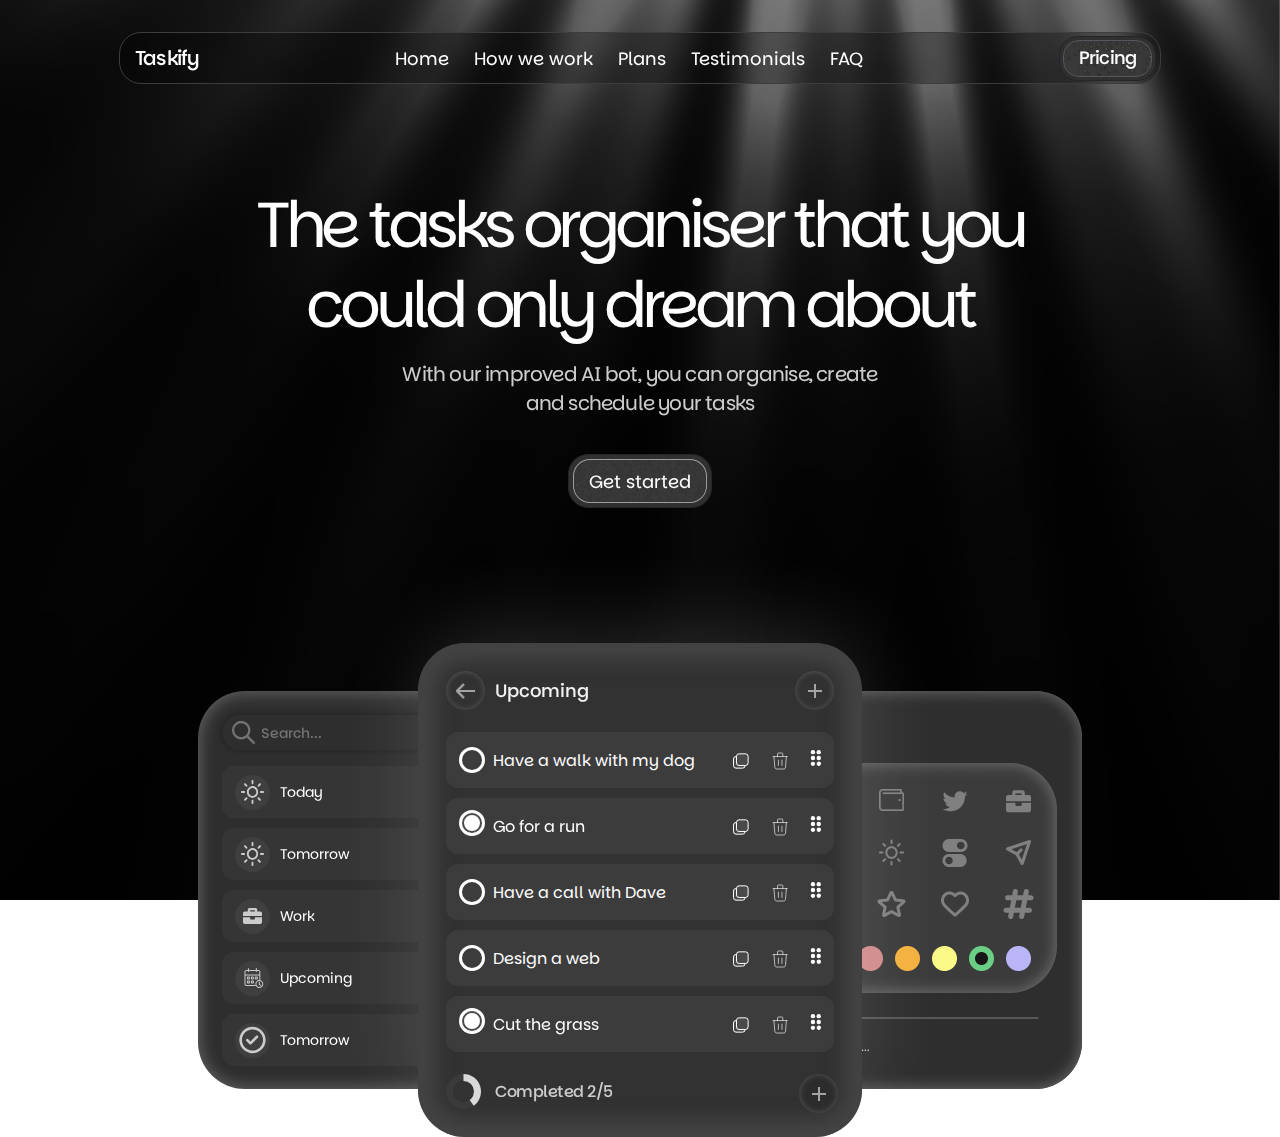
<file: index.html>
<!DOCTYPE html>
<html lang="en">
<head>
    <meta charset="UTF-8">
    <meta name="viewport" content="width=device-width, initial-scale=1.0">
    <title>Taskify</title>

    <link rel="preconnect" href="https://fonts.googleapis.com">
    <link rel="preconnect" href="https://fonts.gstatic.com" crossorigin>
    <link href="https://fonts.googleapis.com/css2?family=Parkinsans:wght@300..800&display=swap" rel="stylesheet">

    <link rel="stylesheet" href="styles/navigation-bar.css">
    <link rel="stylesheet" href="styles/general.css">
    <link rel="stylesheet" href="styles/hero.css">
    
</head>
<body>

<div class="bg-container">
    <img src="thumbnails/taskify-bg.png" alt="background" class="bg-color" > 
</div>

<div class="navigation-bar-padding">
    <div class="nav-bar-container">
        <div class="brand-name">Taskify</div>
        <div class="links-container">
            <div class="nav-bar-links">Home</div>
            <div class="nav-bar-links">How we work</div>
            <div class="nav-bar-links">Plans</div>
            <div class="nav-bar-links">Testimonials</div>
            <div class="nav-bar-links">FAQ</div>
        </div>
        <div class="pricing-button-container">
            <div class="pricing-text">Pricing</div>
            <div class="pricing-noise-container"> <img class="pricing-noise" src="thumbnails/Plans Button.png"> </div>
        </div>
    </div>
</div>

<div class="hero-padding">
    <div class="hero-section">
        <div class="hero-text-container">
            <p class="hero-title">The tasks organiser that you could only dream about</p>
            <p class="hero-sub-title">With our improved AI bot, you can organise, create and schedule your tasks</p>
        </div>
        <div class="hero-button-bg">
            <div class="hero-button-text">Get started</div>
            <div class="started-button-noise-container">
                <img class="get-started-button-noise" src="thumbnails/Hero Button Container.png">
            </div>
        </div>
    </div>
</div>

<div class="hero-tasks-container">
    <div class="left-container">
        <div class="top-bar">
            <svg class="search-icon" xmlns="http://www.w3.org/2000/svg" width="23" height="23" viewBox="0 0 23 23" fill="none">
                <path d="M9.20629 2.30026C7.37505 2.30026 5.6188 3.02772 4.32392 4.3226C3.02903 5.61749 2.30157 7.37373 2.30157 9.20498C2.30157 11.0362 3.02903 12.7925 4.32392 14.0873C5.6188 15.3822 7.37505 16.1097 9.20629 16.1097C11.0375 16.1097 12.7938 15.3822 14.0887 14.0873C15.3836 12.7925 16.111 11.0362 16.111 9.20498C16.111 7.37373 15.3836 5.61749 14.0887 4.3226C12.7938 3.02772 11.0375 2.30026 9.20629 2.30026ZM5.68676e-08 9.20498C0.000209818 7.73986 0.35009 6.29596 1.02056 4.99326C1.69104 3.69056 2.66274 2.5667 3.85491 1.71506C5.04708 0.863431 6.4253 0.308629 7.87501 0.0967653C9.32472 -0.115098 10.8041 0.0220961 12.1901 0.496946C13.5761 0.971796 14.8288 1.77059 15.844 2.82693C16.8593 3.88328 17.6077 5.16667 18.0272 6.57045C18.4467 7.97423 18.525 9.45786 18.2558 10.898C17.9866 12.3382 17.3775 13.6933 16.4793 14.8507L22.6786 21.05C22.8882 21.2671 23.0042 21.5578 23.0015 21.8595C22.9989 22.1612 22.8779 22.4499 22.6645 22.6632C22.4512 22.8766 22.1625 22.9976 21.8608 23.0002C21.5591 23.0029 21.2684 22.8869 21.0513 22.6772L14.8521 16.4779C13.4912 17.5345 11.8612 18.188 10.1474 18.3641C8.43355 18.5402 6.7047 18.2319 5.15742 17.4742C3.61014 16.7165 2.30651 15.5398 1.39478 14.078C0.483053 12.6161 -0.000191399 10.9278 5.68676e-08 9.20498Z" fill="#727272"/>
            </svg>
            <div class="search-text">Search...</div>
        </div>
        <div class="left-content-container">
            <div class="left-container-content">
                <div class="left-container-content-logo-bg">
                    <svg class="sunshine-logo" xmlns="http://www.w3.org/2000/svg" width="23" height="24" viewBox="0 0 23 24" fill="none">
                        <path d="M0 11.9887C0 11.7178 0.086629 11.4807 0.270716 11.2888C0.454802 11.1082 0.682203 11.0179 0.920433 11.0179H3.12947C3.37853 11.0179 3.58428 11.1082 3.75753 11.3001C3.91996 11.492 4.00659 11.7178 4.00659 11.9887C4.00659 12.2596 3.93079 12.4854 3.76836 12.6773C3.60593 12.8692 3.38936 12.9595 3.1403 12.9595H0.931262C0.682203 12.9595 0.465631 12.8692 0.281544 12.6773C0.0974578 12.4854 0 12.2596 0 11.9887ZM3.09699 19.8119C3.09699 19.5522 3.18362 19.3264 3.34605 19.1232L4.93785 17.5089C5.10028 17.3283 5.31686 17.2493 5.57674 17.2493C5.83663 17.2493 6.0532 17.3396 6.22646 17.5089C6.39972 17.6783 6.48635 17.8928 6.48635 18.1524C6.48635 18.4233 6.39972 18.6717 6.22646 18.8749L4.68879 20.4779C4.24482 20.8391 3.80085 20.8391 3.35687 20.4779C3.18362 20.2973 3.09699 20.0715 3.09699 19.8119ZM3.09699 4.18815C3.09699 3.9285 3.18362 3.70273 3.34605 3.49953C3.56262 3.30762 3.79002 3.21731 4.03908 3.21731C4.27731 3.21731 4.49388 3.30762 4.67797 3.48824L6.22646 5.1477C6.39972 5.31703 6.48635 5.5428 6.48635 5.81373C6.48635 6.08467 6.39972 6.31044 6.22646 6.49106C6.0532 6.67168 5.83663 6.76199 5.57674 6.76199C5.31686 6.76199 5.10028 6.67168 4.93785 6.49106L3.35687 4.87676C3.18362 4.69614 3.09699 4.45908 3.09699 4.18815ZM5.85829 11.9887C5.85829 10.9389 6.10734 9.95673 6.61629 9.05362C7.12523 8.15052 7.80744 7.42803 8.68456 6.89746C9.56168 6.36689 10.4929 6.10724 11.5 6.10724C12.258 6.10724 12.9835 6.26529 13.6874 6.58137C14.3804 6.89746 14.9868 7.31515 15.4849 7.84572C15.9939 8.37629 16.3945 8.99718 16.6869 9.71966C16.9793 10.4421 17.1309 11.2098 17.1309 12C17.1309 13.0611 16.8818 14.0433 16.3729 14.9464C15.8639 15.8495 15.1817 16.5607 14.3154 17.0913C13.4492 17.6218 12.5071 17.8815 11.4892 17.8815C10.4713 17.8815 9.52919 17.6218 8.6629 17.0913C7.79661 16.5607 7.11441 15.8495 6.60546 14.9464C6.11817 14.032 5.85829 13.0499 5.85829 11.9887ZM7.69915 11.9887C7.69915 13.095 8.06733 14.032 8.8145 14.8109C9.55085 15.5898 10.4496 15.9849 11.5108 15.9849C12.572 15.9849 13.4708 15.5898 14.218 14.8109C14.9652 14.032 15.3442 13.095 15.3442 11.9887C15.3442 10.905 14.9652 9.9793 14.218 9.20038C13.4708 8.43274 12.572 8.04892 11.5108 8.04892C10.4605 8.04892 9.56168 8.43274 8.82533 9.20038C8.06733 9.9793 7.69915 10.905 7.69915 11.9887ZM10.5796 20.7714C10.5796 20.5005 10.6662 20.2747 10.8503 20.0941C11.0344 19.9135 11.2509 19.8231 11.5 19.8231C11.7599 19.8231 11.9873 19.9135 12.1605 20.0941C12.3338 20.2747 12.4204 20.5005 12.4204 20.7714V23.0179C12.4204 23.2888 12.3338 23.5259 12.1497 23.7178C11.9656 23.9097 11.7491 24 11.5 24C11.2509 24 11.0235 23.9097 10.8503 23.7178C10.6662 23.5259 10.5796 23.2888 10.5796 23.0179V20.7714ZM10.5796 3.27375V0.970837C10.5796 0.711195 10.6662 0.485419 10.8503 0.293509C11.0344 0.1016 11.2509 0 11.5108 0C11.7707 0 11.9765 0.0903104 12.1605 0.28222C12.3446 0.47413 12.4313 0.699906 12.4313 0.959548V3.27375C12.4313 3.5334 12.3446 3.74788 12.1605 3.9285C11.9765 4.10913 11.7599 4.18815 11.5108 4.18815C11.2618 4.18815 11.0344 4.09784 10.8611 3.9285C10.6879 3.75917 10.5796 3.5334 10.5796 3.27375ZM16.557 18.1524C16.557 17.8928 16.6436 17.6783 16.806 17.5202C16.9685 17.3396 17.1742 17.2606 17.4124 17.2606C17.6723 17.2606 17.8889 17.3509 18.0621 17.5202L19.6431 19.1345C19.8164 19.3264 19.903 19.5635 19.903 19.8231C19.903 20.0828 19.8164 20.3086 19.6431 20.4892C19.21 20.8391 18.7768 20.8391 18.3437 20.4892L16.806 18.8862C16.6436 18.683 16.557 18.4459 16.557 18.1524ZM16.557 5.82502C16.557 5.5428 16.6436 5.31703 16.806 5.15898L18.3437 3.49953C18.5278 3.31891 18.7443 3.2286 18.9826 3.2286C19.2425 3.2286 19.459 3.31891 19.6323 3.51082C19.8164 3.70273 19.903 3.9285 19.903 4.18815C19.903 4.47037 19.8164 4.70743 19.6431 4.88805L18.0621 6.50235C17.8672 6.68297 17.6507 6.77328 17.4124 6.77328C17.1634 6.77328 16.9685 6.68297 16.806 6.50235C16.6436 6.32173 16.557 6.09595 16.557 5.82502ZM19.0042 11.9887C19.0042 11.7178 19.0909 11.492 19.2641 11.2888C19.4374 11.1082 19.6431 11.0179 19.8814 11.0179H22.0687C22.3178 11.0179 22.5344 11.1195 22.7185 11.3114C22.9025 11.5033 23 11.7291 23 11.9887C23 12.2484 22.9025 12.4741 22.7185 12.666C22.5344 12.858 22.3178 12.9483 22.0687 12.9483H19.8814C19.6323 12.9483 19.4157 12.858 19.2533 12.666C19.0909 12.4741 19.0042 12.2596 19.0042 11.9887Z" fill="#CBCBCB"/>
                      </svg>
                </div>
                <div class="left-container-content-title">Today</div>
            </div>
            <div class="left-container-content">
                <div class="left-container-content-logo-bg">
                    <svg class="sunshine-logo" xmlns="http://www.w3.org/2000/svg" width="23" height="24" viewBox="0 0 23 24" fill="none">
                        <path d="M0 11.9887C0 11.7178 0.086629 11.4807 0.270716 11.2888C0.454802 11.1082 0.682203 11.0179 0.920433 11.0179H3.12947C3.37853 11.0179 3.58428 11.1082 3.75753 11.3001C3.91996 11.492 4.00659 11.7178 4.00659 11.9887C4.00659 12.2596 3.93079 12.4854 3.76836 12.6773C3.60593 12.8692 3.38936 12.9595 3.1403 12.9595H0.931262C0.682203 12.9595 0.465631 12.8692 0.281544 12.6773C0.0974578 12.4854 0 12.2596 0 11.9887ZM3.09699 19.8119C3.09699 19.5522 3.18362 19.3264 3.34605 19.1232L4.93785 17.5089C5.10028 17.3283 5.31686 17.2493 5.57674 17.2493C5.83663 17.2493 6.0532 17.3396 6.22646 17.5089C6.39972 17.6783 6.48635 17.8928 6.48635 18.1524C6.48635 18.4233 6.39972 18.6717 6.22646 18.8749L4.68879 20.4779C4.24482 20.8391 3.80085 20.8391 3.35687 20.4779C3.18362 20.2973 3.09699 20.0715 3.09699 19.8119ZM3.09699 4.18815C3.09699 3.9285 3.18362 3.70273 3.34605 3.49953C3.56262 3.30762 3.79002 3.21731 4.03908 3.21731C4.27731 3.21731 4.49388 3.30762 4.67797 3.48824L6.22646 5.1477C6.39972 5.31703 6.48635 5.5428 6.48635 5.81373C6.48635 6.08467 6.39972 6.31044 6.22646 6.49106C6.0532 6.67168 5.83663 6.76199 5.57674 6.76199C5.31686 6.76199 5.10028 6.67168 4.93785 6.49106L3.35687 4.87676C3.18362 4.69614 3.09699 4.45908 3.09699 4.18815ZM5.85829 11.9887C5.85829 10.9389 6.10734 9.95673 6.61629 9.05362C7.12523 8.15052 7.80744 7.42803 8.68456 6.89746C9.56168 6.36689 10.4929 6.10724 11.5 6.10724C12.258 6.10724 12.9835 6.26529 13.6874 6.58137C14.3804 6.89746 14.9868 7.31515 15.4849 7.84572C15.9939 8.37629 16.3945 8.99718 16.6869 9.71966C16.9793 10.4421 17.1309 11.2098 17.1309 12C17.1309 13.0611 16.8818 14.0433 16.3729 14.9464C15.8639 15.8495 15.1817 16.5607 14.3154 17.0913C13.4492 17.6218 12.5071 17.8815 11.4892 17.8815C10.4713 17.8815 9.52919 17.6218 8.6629 17.0913C7.79661 16.5607 7.11441 15.8495 6.60546 14.9464C6.11817 14.032 5.85829 13.0499 5.85829 11.9887ZM7.69915 11.9887C7.69915 13.095 8.06733 14.032 8.8145 14.8109C9.55085 15.5898 10.4496 15.9849 11.5108 15.9849C12.572 15.9849 13.4708 15.5898 14.218 14.8109C14.9652 14.032 15.3442 13.095 15.3442 11.9887C15.3442 10.905 14.9652 9.9793 14.218 9.20038C13.4708 8.43274 12.572 8.04892 11.5108 8.04892C10.4605 8.04892 9.56168 8.43274 8.82533 9.20038C8.06733 9.9793 7.69915 10.905 7.69915 11.9887ZM10.5796 20.7714C10.5796 20.5005 10.6662 20.2747 10.8503 20.0941C11.0344 19.9135 11.2509 19.8231 11.5 19.8231C11.7599 19.8231 11.9873 19.9135 12.1605 20.0941C12.3338 20.2747 12.4204 20.5005 12.4204 20.7714V23.0179C12.4204 23.2888 12.3338 23.5259 12.1497 23.7178C11.9656 23.9097 11.7491 24 11.5 24C11.2509 24 11.0235 23.9097 10.8503 23.7178C10.6662 23.5259 10.5796 23.2888 10.5796 23.0179V20.7714ZM10.5796 3.27375V0.970837C10.5796 0.711195 10.6662 0.485419 10.8503 0.293509C11.0344 0.1016 11.2509 0 11.5108 0C11.7707 0 11.9765 0.0903104 12.1605 0.28222C12.3446 0.47413 12.4313 0.699906 12.4313 0.959548V3.27375C12.4313 3.5334 12.3446 3.74788 12.1605 3.9285C11.9765 4.10913 11.7599 4.18815 11.5108 4.18815C11.2618 4.18815 11.0344 4.09784 10.8611 3.9285C10.6879 3.75917 10.5796 3.5334 10.5796 3.27375ZM16.557 18.1524C16.557 17.8928 16.6436 17.6783 16.806 17.5202C16.9685 17.3396 17.1742 17.2606 17.4124 17.2606C17.6723 17.2606 17.8889 17.3509 18.0621 17.5202L19.6431 19.1345C19.8164 19.3264 19.903 19.5635 19.903 19.8231C19.903 20.0828 19.8164 20.3086 19.6431 20.4892C19.21 20.8391 18.7768 20.8391 18.3437 20.4892L16.806 18.8862C16.6436 18.683 16.557 18.4459 16.557 18.1524ZM16.557 5.82502C16.557 5.5428 16.6436 5.31703 16.806 5.15898L18.3437 3.49953C18.5278 3.31891 18.7443 3.2286 18.9826 3.2286C19.2425 3.2286 19.459 3.31891 19.6323 3.51082C19.8164 3.70273 19.903 3.9285 19.903 4.18815C19.903 4.47037 19.8164 4.70743 19.6431 4.88805L18.0621 6.50235C17.8672 6.68297 17.6507 6.77328 17.4124 6.77328C17.1634 6.77328 16.9685 6.68297 16.806 6.50235C16.6436 6.32173 16.557 6.09595 16.557 5.82502ZM19.0042 11.9887C19.0042 11.7178 19.0909 11.492 19.2641 11.2888C19.4374 11.1082 19.6431 11.0179 19.8814 11.0179H22.0687C22.3178 11.0179 22.5344 11.1195 22.7185 11.3114C22.9025 11.5033 23 11.7291 23 11.9887C23 12.2484 22.9025 12.4741 22.7185 12.666C22.5344 12.858 22.3178 12.9483 22.0687 12.9483H19.8814C19.6323 12.9483 19.4157 12.858 19.2533 12.666C19.0909 12.4741 19.0042 12.2596 19.0042 11.9887Z" fill="#CBCBCB"/>
                      </svg>
                </div>
                <div class="left-container-content-title">Tomorrow</div>
            </div>
            <div class="left-container-content">
                <div class="left-container-content-logo-bg">
                    <svg class="work-logo" xmlns="http://www.w3.org/2000/svg" width="19" height="16" viewBox="0 0 19 16" fill="none">
                        <path d="M11.875 10.8571C11.875 11.1729 11.6093 11.4286 11.2812 11.4286H7.71875C7.3907 11.4286 7.125 11.1729 7.125 10.8571V9.14286H0V14.2857C0 15.2 0.83125 16 1.78125 16H17.2188C18.1688 16 19 15.2 19 14.2857V9.14286H11.875V10.8571ZM17.2188 3.42857H14.25V1.71429C14.25 0.8 13.4187 0 12.4688 0H6.53125C5.58125 0 4.75 0.8 4.75 1.71429V3.42857H1.78125C0.83125 3.42857 0 4.22857 0 5.14286V8H19V5.14286C19 4.22857 18.1688 3.42857 17.2188 3.42857ZM11.875 3.42857H7.125V2.28571H11.875V3.42857Z" fill="#CBCBCB"/>
                      </svg>
                </div>
                <div class="left-container-content-title">Work</div>
            </div>
            <div class="left-container-content">
                <div class="left-container-content-logo-bg">
                    <svg class="upcoming-logo" xmlns="http://www.w3.org/2000/svg" width="24" height="24" viewBox="0 0 24 24" fill="none">
                        <path d="M4.80078 0.600011C4.80078 0.268637 5.06941 0 5.40079 0C5.73218 0 6.0008 0.268637 6.0008 0.600011V4.20008C6.0008 4.53146 5.73218 4.80009 5.40079 4.80009C5.06941 4.80009 4.80078 4.53146 4.80078 4.20008V0.600011Z" fill="#CBCBCB"/>
                        <path d="M14.3984 0.600011C14.3984 0.268637 14.6671 0 14.9984 0C15.3298 0 15.5985 0.268637 15.5985 0.600011V4.20008C15.5985 4.53146 15.3298 4.80009 14.9984 4.80009C14.6671 4.80009 14.3984 4.53146 14.3984 4.20008V0.600011Z" fill="#CBCBCB"/>
                        <path fill-rule="evenodd" clip-rule="evenodd" d="M6.00161 11.4002H4.80158V12.6002H6.00161V11.4002ZM4.80158 10.2002C4.13881 10.2002 3.60156 10.7374 3.60156 11.4002V12.6002C3.60156 13.263 4.13881 13.8003 4.80158 13.8003H6.00161C6.66438 13.8003 7.20163 13.263 7.20163 12.6002V11.4002C7.20163 10.7374 6.66438 10.2002 6.00161 10.2002H4.80158Z" fill="#CBCBCB"/>
                        <path fill-rule="evenodd" clip-rule="evenodd" d="M10.8024 11.4002H9.60237V12.6002H10.8024V11.4002ZM9.60237 10.2002C8.93959 10.2002 8.40234 10.7374 8.40234 11.4002V12.6002C8.40234 13.263 8.93959 13.8003 9.60237 13.8003H10.8024C11.4652 13.8003 12.0024 13.263 12.0024 12.6002V11.4002C12.0024 10.7374 11.4652 10.2002 10.8024 10.2002H9.60237Z" fill="#CBCBCB"/>
                        <path fill-rule="evenodd" clip-rule="evenodd" d="M15.6032 11.4002H14.4031V12.6002H15.6032V11.4002ZM14.4031 10.2002C13.7404 10.2002 13.2031 10.7374 13.2031 11.4002V12.6002C13.2031 13.263 13.7404 13.8003 14.4031 13.8003H15.6032C16.2659 13.8003 16.8032 13.263 16.8032 12.6002V11.4002C16.8032 10.7374 16.2659 10.2002 15.6032 10.2002H14.4031Z" fill="#CBCBCB"/>
                        <path fill-rule="evenodd" clip-rule="evenodd" d="M6.00161 16.2005H4.80158V17.4005H6.00161V16.2005ZM4.80158 15.0005C4.13881 15.0005 3.60156 15.5377 3.60156 16.2005V17.4005C3.60156 18.0633 4.13881 18.6006 4.80158 18.6006H6.00161C6.66438 18.6006 7.20163 18.0633 7.20163 17.4005V16.2005C7.20163 15.5377 6.66438 15.0005 6.00161 15.0005H4.80158Z" fill="#CBCBCB"/>
                        <path fill-rule="evenodd" clip-rule="evenodd" d="M10.8024 16.2005H9.60237V17.4005H10.8024V16.2005ZM9.60237 15.0005C8.93959 15.0005 8.40234 15.5377 8.40234 16.2005V17.4005C8.40234 18.0633 8.93959 18.6006 9.60237 18.6006H10.8024C11.4652 18.6006 12.0024 18.0633 12.0024 17.4005V16.2005C12.0024 15.5377 11.4652 15.0005 10.8024 15.0005H9.60237Z" fill="#CBCBCB"/>
                        <path fill-rule="evenodd" clip-rule="evenodd" d="M3.00161 3.59992H17.4019C18.0646 3.59992 18.6019 4.13717 18.6019 4.79995V14.4001C19.0163 14.4001 19.4184 14.4526 19.8019 14.5513V4.79995C19.8019 3.47444 18.7274 2.3999 17.4019 2.3999H3.00161C1.6761 2.3999 0.601562 3.47444 0.601562 4.79995V19.2002C0.601562 20.5257 1.6761 21.6003 3.00161 21.6003H14.444C14.2291 21.2288 14.0626 20.8259 13.953 20.4002H3.00161C2.33885 20.4002 1.80158 19.863 1.80158 19.2002V4.79995C1.80158 4.13717 2.33885 3.59992 3.00161 3.59992Z" fill="#CBCBCB"/>
                        <path fill-rule="evenodd" clip-rule="evenodd" d="M19.1995 9.00031H1.19922V7.80029H19.1995V9.00031Z" fill="#CBCBCB"/>
                        <path fill-rule="evenodd" clip-rule="evenodd" d="M18.6009 22.8005C20.5891 22.8005 22.2009 21.1887 22.2009 19.2005C22.2009 17.2122 20.5891 15.6004 18.6009 15.6004C16.6126 15.6004 15.0008 17.2122 15.0008 19.2005C15.0008 21.1887 16.6126 22.8005 18.6009 22.8005ZM18.6009 24.0006C21.2519 24.0006 23.401 21.8515 23.401 19.2005C23.401 16.5494 21.2519 14.4004 18.6009 14.4004C15.9498 14.4004 13.8008 16.5494 13.8008 19.2005C13.8008 21.8515 15.9498 24.0006 18.6009 24.0006Z" fill="#CBCBCB"/>
                        <path fill-rule="evenodd" clip-rule="evenodd" d="M18.6 16.3076C18.9314 16.3076 19.2 16.5762 19.2 16.9076V19.4865L20.6709 20.5076C20.9432 20.6965 21.0107 21.0704 20.8217 21.3426C20.6327 21.6148 20.2589 21.6823 19.9866 21.4934L18 20.1144V16.9076C18 16.5762 18.2686 16.3076 18.6 16.3076Z" fill="#CBCBCB"/>
                      </svg>
                </div>
                <div class="left-container-content-title">Upcoming</div>
            </div>
            <div class="left-container-content">
                <div class="left-container-content-logo-bg">
                    <svg xmlns="http://www.w3.org/2000/svg" width="27" height="28" viewBox="0 0 27 28" fill="none">
                        <path d="M17.0797 9.77435L11.4327 15.4346L9.2607 13.2626C9.1427 13.1248 8.99748 13.0129 8.83417 12.9339C8.67086 12.8549 8.49298 12.8105 8.3117 12.8035C8.13041 12.7965 7.94963 12.8271 7.78072 12.8932C7.6118 12.9594 7.45838 13.0598 7.3301 13.1881C7.20182 13.3164 7.10143 13.4698 7.03526 13.6387C6.96908 13.8076 6.93853 13.9884 6.94553 14.1697C6.95254 14.351 6.99694 14.5288 7.07595 14.6921C7.15496 14.8555 7.26687 15.0007 7.40467 15.1187L10.4981 18.2252C10.6211 18.3472 10.7669 18.4438 10.9273 18.5093C11.0877 18.5748 11.2594 18.608 11.4327 18.607C11.778 18.6055 12.1089 18.4684 12.3541 18.2252L18.9358 11.6435C19.0592 11.5212 19.1571 11.3756 19.2239 11.2152C19.2907 11.0548 19.3251 10.8827 19.3251 10.7089C19.3251 10.5352 19.2907 10.3631 19.2239 10.2027C19.1571 10.0423 19.0592 9.89672 18.9358 9.77435C18.6891 9.52918 18.3555 9.39157 18.0078 9.39157C17.66 9.39157 17.3264 9.52918 17.0797 9.77435ZM13.4993 0.836426C10.8958 0.836426 8.35084 1.60844 6.18613 3.05485C4.02143 4.50126 2.33425 6.5571 1.33794 8.96239C0.341641 11.3677 0.0809625 14.0144 0.588874 16.5678C1.09679 19.1213 2.35047 21.4668 4.1914 23.3077C6.03233 25.1486 8.37782 26.4023 10.9313 26.9102C13.4847 27.4181 16.1314 27.1575 18.5367 26.1612C20.942 25.1649 22.9978 23.4777 24.4442 21.313C25.8906 19.1483 26.6627 16.6033 26.6627 13.9998C26.6627 12.2712 26.3222 10.5594 25.6607 8.96239C24.9991 7.36533 24.0295 5.91422 22.8072 4.69189C21.5849 3.46955 20.1338 2.49995 18.5367 1.83843C16.9397 1.17691 15.2279 0.836426 13.4993 0.836426ZM13.4993 24.5305C11.4165 24.5305 9.38053 23.9129 7.64877 22.7557C5.917 21.5986 4.56726 19.9539 3.77022 18.0297C2.97317 16.1055 2.76463 13.9881 3.17096 11.9454C3.57729 9.9026 4.58024 8.02621 6.05298 6.55347C7.52573 5.08072 9.40212 4.07777 11.4449 3.67144C13.4876 3.26511 15.605 3.47366 17.5292 4.2707C19.4535 5.06774 21.0981 6.41749 22.2553 8.14925C23.4124 9.88101 24.03 11.917 24.03 13.9998C24.03 16.7927 22.9205 19.4712 20.9456 21.4461C18.9707 23.421 16.2922 24.5305 13.4993 24.5305Z" fill="#CBCBCB"/>
                      </svg>
                </div>
                <div class="left-container-content-title">Tomorrow</div>
            </div>
        </div>
        </div>

    <div class="mid-container">
        <div class="mid-container-top-content">
            <div class="mid-container-top-left-content">
                <svg class="mid-container-left-arrow" xmlns="http://www.w3.org/2000/svg" width="39" height="39" viewBox="0 0 39 39" fill="none">
                    <g filter="url(#filter0_i_330_3413)">
                      <path d="M10.2929 19.2929C9.90237 19.6834 9.90237 20.3166 10.2929 20.7071L16.6569 27.0711C17.0474 27.4616 17.6805 27.4616 18.0711 27.0711C18.4616 26.6805 18.4616 26.0474 18.0711 25.6569L12.4142 20L18.0711 14.3431C18.4616 13.9526 18.4616 13.3195 18.0711 12.9289C17.6805 12.5384 17.0474 12.5384 16.6569 12.9289L10.2929 19.2929ZM29 19L11 19L11 21L29 21L29 19Z" fill="#BCBCBC" fill-opacity="0.83"/>
                    </g>
                    <defs>
                      <filter id="filter0_i_330_3413" x="0" y="0" width="39" height="39" filterUnits="userSpaceOnUse" color-interpolation-filters="sRGB">
                        <feFlood flood-opacity="0" result="BackgroundImageFix"/>
                        <feBlend mode="normal" in="SourceGraphic" in2="BackgroundImageFix" result="shape"/>
                        <feColorMatrix in="SourceAlpha" type="matrix" values="0 0 0 0 0 0 0 0 0 0 0 0 0 0 0 0 0 0 127 0" result="hardAlpha"/>
                        <feMorphology radius="1" operator="erode" in="SourceAlpha" result="effect1_innerShadow_330_3413"/>
                        <feOffset/>
                        <feGaussianBlur stdDeviation="2.7"/>
                        <feComposite in2="hardAlpha" operator="arithmetic" k2="-1" k3="1"/>
                        <feColorMatrix type="matrix" values="0 0 0 0 0.642807 0 0 0 0 0.642807 0 0 0 0 0.642807 0 0 0 0.25 0"/>
                        <feBlend mode="normal" in2="shape" result="effect1_innerShadow_330_3413"/>
                      </filter>
                    </defs>
                  </svg>
                  <div class="Upcoming-text">Upcoming</div>
            </div>
            <div class="mid-container-top-right-plus">
                <svg xmlns="http://www.w3.org/2000/svg" width="39" height="39" viewBox="0 0 39 39" fill="none">
                    <g filter="url(#filter0_i_332_3416)">
                      <path d="M20 13V27" stroke="#A4A4A4" stroke-width="2"/>
                      <path d="M13 19.9512L27 20" stroke="#A4A4A4" stroke-width="2"/>
                    </g>
                    <defs>
                      <filter id="filter0_i_332_3416" x="0" y="0" width="39" height="39" filterUnits="userSpaceOnUse" color-interpolation-filters="sRGB">
                        <feFlood flood-opacity="0" result="BackgroundImageFix"/>
                        <feBlend mode="normal" in="SourceGraphic" in2="BackgroundImageFix" result="shape"/>
                        <feColorMatrix in="SourceAlpha" type="matrix" values="0 0 0 0 0 0 0 0 0 0 0 0 0 0 0 0 0 0 127 0" result="hardAlpha"/>
                        <feMorphology radius="1" operator="erode" in="SourceAlpha" result="effect1_innerShadow_332_3416"/>
                        <feOffset/>
                        <feGaussianBlur stdDeviation="2.7"/>
                        <feComposite in2="hardAlpha" operator="arithmetic" k2="-1" k3="1"/>
                        <feColorMatrix type="matrix" values="0 0 0 0 0.642807 0 0 0 0 0.642807 0 0 0 0 0.642807 0 0 0 0.25 0"/>
                        <feBlend mode="normal" in2="shape" result="effect1_innerShadow_332_3416"/>
                      </filter>
                    </defs>
                  </svg>
            </div>
        </div>
        <div class="mid-container-content">
            <div class="mid-container-content-content">
                <div class="mid-left-container-content">
                    <button class="elipse-unmarked"></button>
                    <div class="mid-container-text">Have a walk with my dog</div>
                </div>
                <div class="mid-right-container-content">
                    <div class="icon-react">
                        <svg xmlns="http://www.w3.org/2000/svg" width="16" height="16" viewBox="0 0 16 16" fill="none">
                            <rect x="0.5" y="3.53467" width="11.6129" height="11.6129" rx="2.5" fill="#4A4A4A" stroke="white"/>
                            <rect x="3.5" y="0.853027" width="11.6129" height="11.6129" rx="2.5" fill="#4A4A4A" stroke="white"/>
                          </svg>
                    </div>
                    <div class="icon-react">
                        <svg xmlns="http://www.w3.org/2000/svg" width="16" height="18" viewBox="0 0 16 18" fill="none">
                            <path d="M1.0625 4.55566H15.2847" stroke="white" stroke-width="0.632813" stroke-linecap="round" stroke-linejoin="round"/>
                            <path d="M6.39453 8.11084V13.4442" stroke="white" stroke-width="0.632813" stroke-linecap="round" stroke-linejoin="round"/>
                            <path d="M9.94922 8.11084V13.4442" stroke="white" stroke-width="0.632813" stroke-linecap="round" stroke-linejoin="round"/>
                            <path d="M1.94922 4.55566L2.83811 15.2223C2.83811 15.6938 3.02541 16.146 3.35881 16.4794C3.6922 16.8128 4.14439 17.0001 4.61589 17.0001H11.727C12.1985 17.0001 12.6507 16.8128 12.9841 16.4794C13.3175 16.146 13.5048 15.6938 13.5048 15.2223L14.3937 4.55566" stroke="white" stroke-width="0.632813" stroke-linecap="round" stroke-linejoin="round"/>
                            <path d="M5.50781 4.55556V1.88889C5.50781 1.65314 5.60146 1.42705 5.76816 1.26035C5.93486 1.09365 6.16095 1 6.3967 1H9.95226C10.188 1 10.4141 1.09365 10.5808 1.26035C10.7475 1.42705 10.8411 1.65314 10.8411 1.88889V4.55556" stroke="white" stroke-width="0.632813" stroke-linecap="round" stroke-linejoin="round"/>
                          </svg>
                    </div>
                    <div calss="icon-react">
                        <svg xmlns="http://www.w3.org/2000/svg" width="11" height="16" viewBox="0 0 11 16" fill="none">
                            <circle cx="8.74058" cy="7.99985" r="2.18198" fill="white"/>
                            <circle cx="2.92026" cy="8.00083" r="2.18198" fill="white"/>
                            <circle cx="2.92026" cy="2.18198" r="2.18198" fill="white"/>
                            <circle cx="8.74058" cy="2.18247" r="2.18198" fill="white"/>
                            <circle cx="2.92026" cy="13.8187" r="2.18198" fill="white"/>
                            <path d="M11.0007 13.7796C11.0007 14.9847 10.0238 15.9616 8.8187 15.9616C7.61363 15.9616 6.63672 14.9847 6.63672 13.7796C6.63672 12.5746 7.61363 11.5977 8.8187 11.5977C10.0238 11.5977 11.0007 12.5746 11.0007 13.7796Z" fill="white"/>
                          </svg>
                    </div>
                </div>
            </div>
            <div class="mid-container-content-content">
                <div class="mid-left-container-content">
                    <div class="elipse-marked">
                        <svg xmlns="http://www.w3.org/2000/svg" width="26" height="26" viewBox="0 0 26 26" fill="none">
                            <circle cx="13" cy="13" r="11.5" fill="white" stroke="white" stroke-width="3"/>
                            <circle cx="13" cy="13" r="9" stroke="#4A4A4A" stroke-width="2"/>
                          </svg>
                    </div>
                    <div class="mid-container-text">Go for a run</div>
                </div>
                <div class="mid-right-container-content">
                    <div class="icon-react">
                        <svg xmlns="http://www.w3.org/2000/svg" width="16" height="16" viewBox="0 0 16 16" fill="none">
                            <rect x="0.5" y="3.53467" width="11.6129" height="11.6129" rx="2.5" fill="#4A4A4A" stroke="white"/>
                            <rect x="3.5" y="0.853027" width="11.6129" height="11.6129" rx="2.5" fill="#4A4A4A" stroke="white"/>
                          </svg>
                    </div>
                    <div class="icon-react">
                        <svg xmlns="http://www.w3.org/2000/svg" width="16" height="18" viewBox="0 0 16 18" fill="none">
                            <path d="M1.0625 4.55566H15.2847" stroke="white" stroke-width="0.632813" stroke-linecap="round" stroke-linejoin="round"/>
                            <path d="M6.39453 8.11084V13.4442" stroke="white" stroke-width="0.632813" stroke-linecap="round" stroke-linejoin="round"/>
                            <path d="M9.94922 8.11084V13.4442" stroke="white" stroke-width="0.632813" stroke-linecap="round" stroke-linejoin="round"/>
                            <path d="M1.94922 4.55566L2.83811 15.2223C2.83811 15.6938 3.02541 16.146 3.35881 16.4794C3.6922 16.8128 4.14439 17.0001 4.61589 17.0001H11.727C12.1985 17.0001 12.6507 16.8128 12.9841 16.4794C13.3175 16.146 13.5048 15.6938 13.5048 15.2223L14.3937 4.55566" stroke="white" stroke-width="0.632813" stroke-linecap="round" stroke-linejoin="round"/>
                            <path d="M5.50781 4.55556V1.88889C5.50781 1.65314 5.60146 1.42705 5.76816 1.26035C5.93486 1.09365 6.16095 1 6.3967 1H9.95226C10.188 1 10.4141 1.09365 10.5808 1.26035C10.7475 1.42705 10.8411 1.65314 10.8411 1.88889V4.55556" stroke="white" stroke-width="0.632813" stroke-linecap="round" stroke-linejoin="round"/>
                          </svg>
                    </div>
                    <div calss="icon-react">
                        <svg xmlns="http://www.w3.org/2000/svg" width="11" height="16" viewBox="0 0 11 16" fill="none">
                            <circle cx="8.74058" cy="7.99985" r="2.18198" fill="white"/>
                            <circle cx="2.92026" cy="8.00083" r="2.18198" fill="white"/>
                            <circle cx="2.92026" cy="2.18198" r="2.18198" fill="white"/>
                            <circle cx="8.74058" cy="2.18247" r="2.18198" fill="white"/>
                            <circle cx="2.92026" cy="13.8187" r="2.18198" fill="white"/>
                            <path d="M11.0007 13.7796C11.0007 14.9847 10.0238 15.9616 8.8187 15.9616C7.61363 15.9616 6.63672 14.9847 6.63672 13.7796C6.63672 12.5746 7.61363 11.5977 8.8187 11.5977C10.0238 11.5977 11.0007 12.5746 11.0007 13.7796Z" fill="white"/>
                          </svg>
                    </div>
                </div>
            </div>
            <div class="mid-container-content-content">
                <div class="mid-left-container-content">
                    <button class="elipse-unmarked"></button>
                    <div class="mid-container-text">Have a call with Dave</div>
                </div>
                <div class="mid-right-container-content">
                    <div class="icon-react">
                        <svg xmlns="http://www.w3.org/2000/svg" width="16" height="16" viewBox="0 0 16 16" fill="none">
                            <rect x="0.5" y="3.53467" width="11.6129" height="11.6129" rx="2.5" fill="#4A4A4A" stroke="white"/>
                            <rect x="3.5" y="0.853027" width="11.6129" height="11.6129" rx="2.5" fill="#4A4A4A" stroke="white"/>
                          </svg>
                    </div>
                    <div class="icon-react">
                        <svg xmlns="http://www.w3.org/2000/svg" width="16" height="18" viewBox="0 0 16 18" fill="none">
                            <path d="M1.0625 4.55566H15.2847" stroke="white" stroke-width="0.632813" stroke-linecap="round" stroke-linejoin="round"/>
                            <path d="M6.39453 8.11084V13.4442" stroke="white" stroke-width="0.632813" stroke-linecap="round" stroke-linejoin="round"/>
                            <path d="M9.94922 8.11084V13.4442" stroke="white" stroke-width="0.632813" stroke-linecap="round" stroke-linejoin="round"/>
                            <path d="M1.94922 4.55566L2.83811 15.2223C2.83811 15.6938 3.02541 16.146 3.35881 16.4794C3.6922 16.8128 4.14439 17.0001 4.61589 17.0001H11.727C12.1985 17.0001 12.6507 16.8128 12.9841 16.4794C13.3175 16.146 13.5048 15.6938 13.5048 15.2223L14.3937 4.55566" stroke="white" stroke-width="0.632813" stroke-linecap="round" stroke-linejoin="round"/>
                            <path d="M5.50781 4.55556V1.88889C5.50781 1.65314 5.60146 1.42705 5.76816 1.26035C5.93486 1.09365 6.16095 1 6.3967 1H9.95226C10.188 1 10.4141 1.09365 10.5808 1.26035C10.7475 1.42705 10.8411 1.65314 10.8411 1.88889V4.55556" stroke="white" stroke-width="0.632813" stroke-linecap="round" stroke-linejoin="round"/>
                          </svg>
                    </div>
                    <div calss="icon-react">
                        <svg xmlns="http://www.w3.org/2000/svg" width="11" height="16" viewBox="0 0 11 16" fill="none">
                            <circle cx="8.74058" cy="7.99985" r="2.18198" fill="white"/>
                            <circle cx="2.92026" cy="8.00083" r="2.18198" fill="white"/>
                            <circle cx="2.92026" cy="2.18198" r="2.18198" fill="white"/>
                            <circle cx="8.74058" cy="2.18247" r="2.18198" fill="white"/>
                            <circle cx="2.92026" cy="13.8187" r="2.18198" fill="white"/>
                            <path d="M11.0007 13.7796C11.0007 14.9847 10.0238 15.9616 8.8187 15.9616C7.61363 15.9616 6.63672 14.9847 6.63672 13.7796C6.63672 12.5746 7.61363 11.5977 8.8187 11.5977C10.0238 11.5977 11.0007 12.5746 11.0007 13.7796Z" fill="white"/>
                          </svg>
                    </div>
                </div>
            </div>
            <div class="mid-container-content-content">
                <div class="mid-left-container-content">
                    <button class="elipse-unmarked"></button>
                    <div class="mid-container-text">Design a web</div>
                </div>
                <div class="mid-right-container-content">
                    <div class="icon-react">
                        <svg xmlns="http://www.w3.org/2000/svg" width="16" height="16" viewBox="0 0 16 16" fill="none">
                            <rect x="0.5" y="3.53467" width="11.6129" height="11.6129" rx="2.5" fill="#4A4A4A" stroke="white"/>
                            <rect x="3.5" y="0.853027" width="11.6129" height="11.6129" rx="2.5" fill="#4A4A4A" stroke="white"/>
                          </svg>
                    </div>
                    <div class="icon-react">
                        <svg xmlns="http://www.w3.org/2000/svg" width="16" height="18" viewBox="0 0 16 18" fill="none">
                            <path d="M1.0625 4.55566H15.2847" stroke="white" stroke-width="0.632813" stroke-linecap="round" stroke-linejoin="round"/>
                            <path d="M6.39453 8.11084V13.4442" stroke="white" stroke-width="0.632813" stroke-linecap="round" stroke-linejoin="round"/>
                            <path d="M9.94922 8.11084V13.4442" stroke="white" stroke-width="0.632813" stroke-linecap="round" stroke-linejoin="round"/>
                            <path d="M1.94922 4.55566L2.83811 15.2223C2.83811 15.6938 3.02541 16.146 3.35881 16.4794C3.6922 16.8128 4.14439 17.0001 4.61589 17.0001H11.727C12.1985 17.0001 12.6507 16.8128 12.9841 16.4794C13.3175 16.146 13.5048 15.6938 13.5048 15.2223L14.3937 4.55566" stroke="white" stroke-width="0.632813" stroke-linecap="round" stroke-linejoin="round"/>
                            <path d="M5.50781 4.55556V1.88889C5.50781 1.65314 5.60146 1.42705 5.76816 1.26035C5.93486 1.09365 6.16095 1 6.3967 1H9.95226C10.188 1 10.4141 1.09365 10.5808 1.26035C10.7475 1.42705 10.8411 1.65314 10.8411 1.88889V4.55556" stroke="white" stroke-width="0.632813" stroke-linecap="round" stroke-linejoin="round"/>
                          </svg>
                    </div>
                    <div calss="icon-react">
                        <svg xmlns="http://www.w3.org/2000/svg" width="11" height="16" viewBox="0 0 11 16" fill="none">
                            <circle cx="8.74058" cy="7.99985" r="2.18198" fill="white"/>
                            <circle cx="2.92026" cy="8.00083" r="2.18198" fill="white"/>
                            <circle cx="2.92026" cy="2.18198" r="2.18198" fill="white"/>
                            <circle cx="8.74058" cy="2.18247" r="2.18198" fill="white"/>
                            <circle cx="2.92026" cy="13.8187" r="2.18198" fill="white"/>
                            <path d="M11.0007 13.7796C11.0007 14.9847 10.0238 15.9616 8.8187 15.9616C7.61363 15.9616 6.63672 14.9847 6.63672 13.7796C6.63672 12.5746 7.61363 11.5977 8.8187 11.5977C10.0238 11.5977 11.0007 12.5746 11.0007 13.7796Z" fill="white"/>
                          </svg>
                    </div>
                </div>
            </div>
            <div class="mid-container-content-content">
                <div class="mid-left-container-content">
                    <div class="elipse-marked">
                        <svg xmlns="http://www.w3.org/2000/svg" width="26" height="26" viewBox="0 0 26 26" fill="none">
                            <circle cx="13" cy="13" r="11.5" fill="white" stroke="white" stroke-width="3"/>
                            <circle cx="13" cy="13" r="9" stroke="#4A4A4A" stroke-width="2"/>
                          </svg>
                    </div>
                    <div class="mid-container-text">Cut the grass</div>
                </div>
                <div class="mid-right-container-content">
                    <div class="icon-react">
                        <svg xmlns="http://www.w3.org/2000/svg" width="16" height="16" viewBox="0 0 16 16" fill="none">
                            <rect x="0.5" y="3.53467" width="11.6129" height="11.6129" rx="2.5" fill="#4A4A4A" stroke="white"/>
                            <rect x="3.5" y="0.853027" width="11.6129" height="11.6129" rx="2.5" fill="#4A4A4A" stroke="white"/>
                          </svg>
                    </div>
                    <div class="icon-react">
                        <svg xmlns="http://www.w3.org/2000/svg" width="16" height="18" viewBox="0 0 16 18" fill="none">
                            <path d="M1.0625 4.55566H15.2847" stroke="white" stroke-width="0.632813" stroke-linecap="round" stroke-linejoin="round"/>
                            <path d="M6.39453 8.11084V13.4442" stroke="white" stroke-width="0.632813" stroke-linecap="round" stroke-linejoin="round"/>
                            <path d="M9.94922 8.11084V13.4442" stroke="white" stroke-width="0.632813" stroke-linecap="round" stroke-linejoin="round"/>
                            <path d="M1.94922 4.55566L2.83811 15.2223C2.83811 15.6938 3.02541 16.146 3.35881 16.4794C3.6922 16.8128 4.14439 17.0001 4.61589 17.0001H11.727C12.1985 17.0001 12.6507 16.8128 12.9841 16.4794C13.3175 16.146 13.5048 15.6938 13.5048 15.2223L14.3937 4.55566" stroke="white" stroke-width="0.632813" stroke-linecap="round" stroke-linejoin="round"/>
                            <path d="M5.50781 4.55556V1.88889C5.50781 1.65314 5.60146 1.42705 5.76816 1.26035C5.93486 1.09365 6.16095 1 6.3967 1H9.95226C10.188 1 10.4141 1.09365 10.5808 1.26035C10.7475 1.42705 10.8411 1.65314 10.8411 1.88889V4.55556" stroke="white" stroke-width="0.632813" stroke-linecap="round" stroke-linejoin="round"/>
                          </svg>
                    </div>
                    <div calss="icon-react">
                        <svg xmlns="http://www.w3.org/2000/svg" width="11" height="16" viewBox="0 0 11 16" fill="none">
                            <circle cx="8.74058" cy="7.99985" r="2.18198" fill="white"/>
                            <circle cx="2.92026" cy="8.00083" r="2.18198" fill="white"/>
                            <circle cx="2.92026" cy="2.18198" r="2.18198" fill="white"/>
                            <circle cx="8.74058" cy="2.18247" r="2.18198" fill="white"/>
                            <circle cx="2.92026" cy="13.8187" r="2.18198" fill="white"/>
                            <path d="M11.0007 13.7796C11.0007 14.9847 10.0238 15.9616 8.8187 15.9616C7.61363 15.9616 6.63672 14.9847 6.63672 13.7796C6.63672 12.5746 7.61363 11.5977 8.8187 11.5977C10.0238 11.5977 11.0007 12.5746 11.0007 13.7796Z" fill="white"/>
                          </svg>
                    </div>
                </div>
            </div>
        </div>
        <div class="mid-container-bottom-section">
            <div class="mid-container-bottom-section-left-content">
                <div class="kakalas">
                    <svg xmlns="http://www.w3.org/2000/svg" width="35" height="35" viewBox="0 0 35 35" fill="none">
                        <circle cx="17.5" cy="17.5" r="14" stroke="#3A3A3A" stroke-width="7"/>
                        <path d="M17.5 0C21.1956 4.407e-08 24.7964 1.16996 27.7862 3.3422C30.7761 5.51444 33.0015 8.57744 34.1435 12.0922C35.2855 15.607 35.2855 19.393 34.1435 22.9078C33.0015 26.4226 30.7761 29.4856 27.7862 31.6578L17.5 17.5V0Z" fill="#D9D9D9"/>
                        <circle cx="17.5" cy="17.5" r="10.5" fill="#323232"/>
                      </svg>
                </div>
                <div class="mid-container-bottom-text">Completed 2/5</div>
            </div>
            <div class="kakalas">
                <svg class="ok" xmlns="http://www.w3.org/2000/svg" width="39" height="39" viewBox="0 0 39 39" fill="none">
                    <g filter="url(#filter0_i_342_3557)">
                      <rect width="39" height="39" rx="19.5" fill="#2C2C2C"/>
                      <path d="M20 13V27" stroke="#A4A4A4" stroke-width="2"/>
                      <path d="M13 19.9512L27 20" stroke="#A4A4A4" stroke-width="2"/>
                    </g>
                    <defs>
                      <filter id="filter0_i_342_3557" x="0" y="0" width="39" height="39" filterUnits="userSpaceOnUse" color-interpolation-filters="sRGB">
                        <feFlood flood-opacity="0" result="BackgroundImageFix"/>
                        <feBlend mode="normal" in="SourceGraphic" in2="BackgroundImageFix" result="shape"/>
                        <feColorMatrix in="SourceAlpha" type="matrix" values="0 0 0 0 0 0 0 0 0 0 0 0 0 0 0 0 0 0 127 0" result="hardAlpha"/>
                        <feMorphology radius="1" operator="erode" in="SourceAlpha" result="effect1_innerShadow_342_3557"/>
                        <feOffset/>
                        <feGaussianBlur stdDeviation="2.7"/>
                        <feComposite in2="hardAlpha" operator="arithmetic" k2="-1" k3="1"/>
                        <feColorMatrix type="matrix" values="0 0 0 0 0.642807 0 0 0 0 0.642807 0 0 0 0 0.642807 0 0 0 0.25 0"/>
                        <feBlend mode="normal" in2="shape" result="effect1_innerShadow_342_3557"/>
                      </filter>
                    </defs>
                  </svg>
            </div>
        </div>
    </div>
    
    <div class="right-container">
        <img class="right-container-content" src="thumbnails/right content.png">
    </div>
</div>

</body>
</html>
</file>
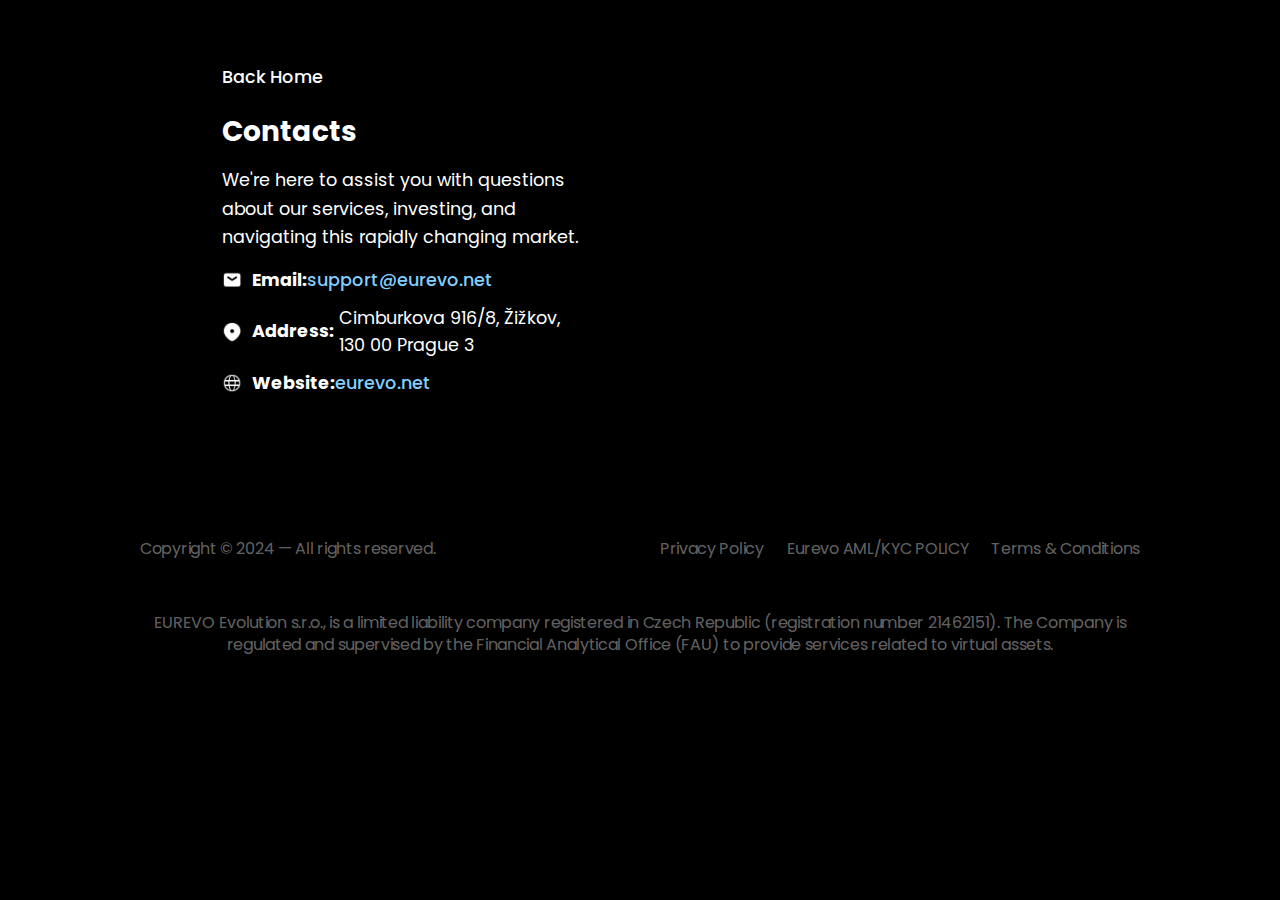
<file: contacts-page.html>
<!DOCTYPE html>
<html lang="en">
<head>
    <meta charset="UTF-8">
    <meta name="viewport" content="width=device-width, initial-scale=1.0">
    <title>Contacts</title>
    <link href='https://fonts.googleapis.com/css?family=Poppins' rel='stylesheet'>
</head>
<body>
    <section class="contact-section">
        <div class="contact-info">
            <a href="index.html" class="back-home">Back Home</a>
            <h2>Contacts</h2>
            <p>We're here to assist you with questions about our services, investing, and navigating this rapidly changing market.</p>
            <ul>
                <li><img src="thumbnails/email icon.png" alt="Email Icon" class="contact-icon"> <strong>Email:</strong> <a href="mailto:support@eurevo.net">support@eurevo.net</a></li>
                <li><img src="thumbnails/location icon.png" alt="Location Icon" class="contact-icon"> <strong>Address:</strong> <span class="address-text">Cimburkova 916/8, Žižkov, 130 00 Prague 3</span></li>
                <li><img src="thumbnails/internet icon.png" alt="Website Icon" class="contact-icon"> <strong>Website:</strong> <a href="https://eurevo.net" target="_blank">eurevo.net</a></li>
            </ul>
        </div>
        <div class="contact-map">
            <iframe
                src="https://www.google.com/maps?q=Cimburkova+916%2F8%2C+%C5%BDi%C5%BEkov%2C+130+00+Prague+3%2C+Czech+Republic&output=embed"
                width="350"
                height="250"
                style="border:0; border-radius: 8px;"
                allowfullscreen=""
                loading="lazy"
                referrerpolicy="no-referrer-when-downgrade">
            </iframe>
        </div>
    </section>

    <div class="footer">
        <div class="footer-down">
            <div class="footer-down-left">Copyright © 2024 — All rights reserved.</div>
            <div class="footer-down-right">
                <a href="privacy-policy.html" class="footer-link">Privacy Policy</a>
                <a href="kyc.html" class="footer-link">Eurevo AML/KYC POLICY</a>
                <a href="terms-conditions.html" class="footer-link">Terms & Conditions</a>
            </div>
        </div>
        <div class="footer-up">
            EUREVO Evolution s.r.o., is a limited liability company registered in Czech Republic (registration number 21462151). The Company is regulated and supervised by the Financial Analytical Office (FAU) to provide services related to virtual assets.
        </div>
    </div>

    <style>
        body {
            margin: 0;
            background-color: black;
            font-family: 'Poppins', sans-serif;
            width: 100%;
            max-width: 100vw;
            overflow-x: hidden !important; /* Prevent horizontal scrolling */
            box-sizing: border-box;
        }

        .back-home {
            color: #fff !important;
            text-decoration: none;
            display: block;
            margin-bottom: clamp(1rem, 2vw, 1.5rem);
            font-size: clamp(0.9rem, 2.5vw, 1.1rem);
        }

        .contact-section {
            display: flex;
            flex-wrap: wrap;
            gap: clamp(1.5rem, 3vw, 2rem);
            background: #000000;
            padding: clamp(1rem, 3vw, 2rem);
            border-radius: 12px;
            max-width: 900px;
            margin: clamp(1rem, 3vw, 2rem) auto;
            box-shadow: 0 2px 12px rgba(0,0,0,0.06);
            font-family: 'Poppins', sans-serif;
            color: #fff;
            box-sizing: border-box;
        }

        .contact-info {
            flex: 1 1 40%;
            min-width: 300px;
        }

        .contact-info h2 {
            margin-top: 0;
            color: #fff;
            font-size: clamp(1.25rem, 4vw, 1.75rem);
            margin-bottom: clamp(0.5rem, 2vw, 1rem);
            white-space: normal;
            word-wrap: break-word;
            overflow-wrap: break-word;
            line-height: 1.3;
        }

        a {
            word-wrap: break-word;
            overflow-wrap: break-word;
        }

        .contact-info p {
            font-size: clamp(0.85rem, 2.2vw, 1.1rem);
            line-height: 1.6;
            white-space: normal;
            word-wrap: break-word;
            overflow-wrap: break-word;
            margin: clamp(0.5rem, 1.5vw, 0.75rem) 0;
        }

        .contact-info ul {
            list-style: none;
            padding: 0;
            margin: clamp(0.5rem, 2vw, 1rem) 0;
        }

        .contact-info li {
            margin-bottom: clamp(0.4rem, 1.2vw, 0.75rem);
            font-size: clamp(0.85rem, 2.2vw, 1.1rem);
            white-space: normal;
            word-wrap: break-word;
            overflow-wrap: break-word;
            line-height: 1.5;
            display: flex;
            align-items: center;
        }

        .contact-info a {
            color: #80cfff;
            text-decoration: none;
            font-weight: 500;
            white-space: normal;
            word-wrap: break-word;
            overflow-wrap: break-word;
        }

        .contact-info a:hover {
            text-decoration: underline;
        }

        .contact-icon {
            margin-right: 10px;
            vertical-align: middle;
            width: 20px;
            height: 20px;
        }

        .address-text {
            display: inline-block;
            margin-left: 5px;
        }

        .contact-map {
            flex: 1 1 50%;
            display: flex;
            align-items: center;
            justify-content: flex-end;
            box-sizing: border-box;
        }

        .contact-map iframe {
            border-radius: 8px;
            width: 100%;
            height: clamp(200px, 40vw, 300px);
        }

        .footer {
            margin-top: clamp(2rem, 5vw, 78px);
            display: flex;
            align-items: center;
            justify-content: center;
            flex-direction: column;
            gap: clamp(1.5rem, 4vw, 52px);
            width: 100%;
            max-width: 100vw;
            box-sizing: border-box;
            padding: clamp(1rem, 3vw, 30px) clamp(1rem, 2vw, 20px);
            overflow-x: hidden !important; /* Prevent horizontal scroll */
        }

        .footer-up {
            text-align: center;
            color: rgba(255, 255, 255, 0.40);
            font-size: clamp(10px, 2.2vw, 16px);
            line-height: 1.4; /* Increased for better readability */
            letter-spacing: -0.3px; /* Adjusted for tighter spacing */
            max-width: 1000px;
            width: 100%; /* Ensure it fits within parent */
            white-space: normal;
            word-wrap: break-word;
            overflow-wrap: break-word;
        }

        .footer-down {
            display: flex;
            flex-direction: row;
            justify-content: space-between;
            width: 100%;
            max-width: 1000px;
            flex-wrap: wrap;
            gap: clamp(1rem, 2vw, 20px);
            box-sizing: border-box;
        }

        .footer-down-left {
            color: rgba(255, 255, 255, 0.40);
            font-size: clamp(10px, 2.2vw, 16px);
            line-height: 1.4; /* Increased for better readability */
            letter-spacing: -0.3px; /* Adjusted for tighter spacing */
            text-decoration: none;
            white-space: normal;
            word-wrap: break-word;
            overflow-wrap: break-word;
        }

        .footer-down-right {
            display: flex;
            flex-direction: row;
            gap: clamp(0.8rem, 1.8vw, 32px);
            flex-wrap: wrap;
        }

        .footer-link {
            color: rgba(255, 255, 255, 0.40);
            font-size: clamp(10px, 2.2vw, 16px);
            line-height: 1.4; /* Increased for better readability */
            letter-spacing: -0.3px; /* Adjusted for tighter spacing */
            text-decoration: none !important;
            white-space: normal;
            word-wrap: break-word;
            overflow-wrap: break-word;
        }

        .footer-link:hover {
            text-decoration: none !important;
        }

        /* Responsive adjustments for smaller screens */
        @media (max-width: 768px) {
            body {
                padding: clamp(0.5rem, 1.5vw, 1rem); /* Reduce padding on mobile */
            }

            .contact-section {
                gap: clamp(1rem, 2vw, 1.5rem);
                padding: clamp(0.8rem, 2vw, 1.5rem);
                margin: clamp(0.8rem, 2vw, 1.5rem) auto;
            }

            .contact-info {
                flex: 1 1 100%;
                min-width: 0; /* Allow full shrink for smaller screens */
            }

            .contact-info h2 {
                margin-bottom: clamp(0.4rem, 1.5vw, 0.8rem);
            }

            .contact-info p {
                margin: clamp(0.4rem, 1.2vw, 0.6rem) 0;
            }

            .contact-info li {
                margin-bottom: clamp(0.3rem, 1vw, 0.5rem);
            }

            .contact-map {
                flex: 1 1 100%;
                justify-content: center;
            }

            .footer {
                margin-top: clamp(1.5rem, 4vw, 2rem);
                gap: clamp(1rem, 3vw, 1.5rem);
                padding: clamp(0.8rem, 2vw, 1.5rem) clamp(0.5rem, 1.5vw, 1rem);
            }

            .footer-down {
                flex-direction: column;
                align-items: center;
                text-align: center;
            }

            .footer-down-right {
                justify-content: center;
                gap: clamp(0.5rem, 1.5vw, 0.8rem);
            }
        }

        @media (max-width: 480px) {
            .contact-map iframe {
                height: clamp(150px, 30vw, 200px);
            }

            .contact-info h2 {
                font-size: clamp(1.1rem, 3.5vw, 1.5rem);
            }

            .contact-info p, .contact-info li {
                font-size: clamp(0.75rem, 2vw, 0.9rem);
                line-height: 1.5; /* Adjusted for better spacing */
            }
        }
    </style>
</body>
</html>
</file>
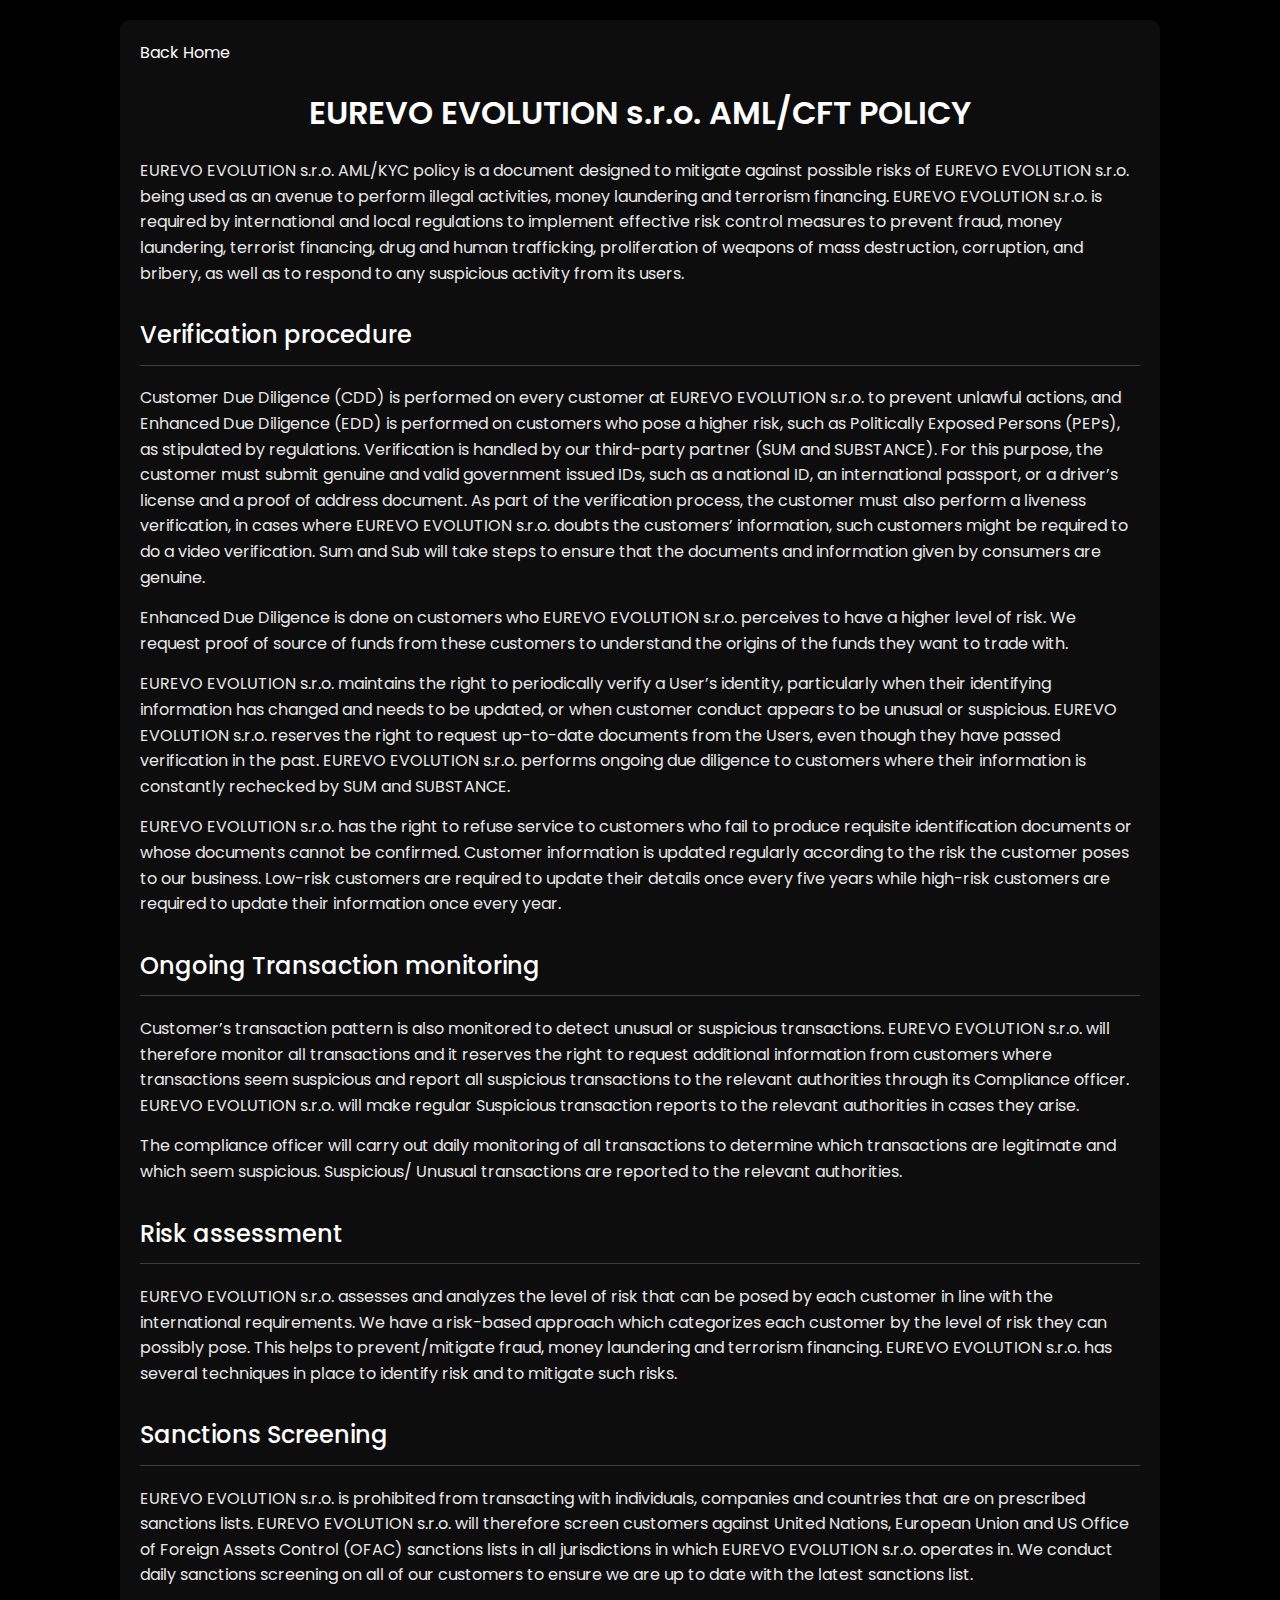
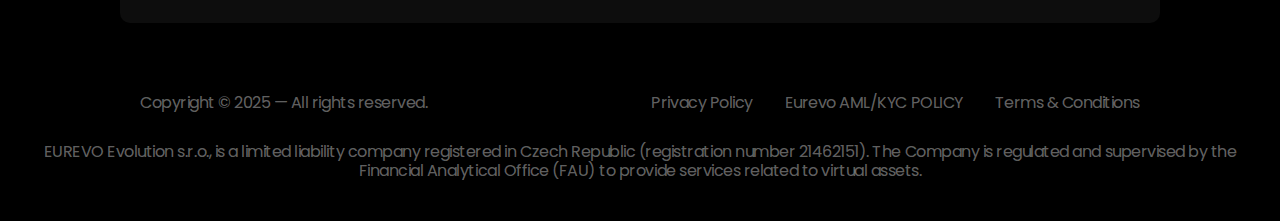
<file: kyc.html>
<!DOCTYPE html>
<html lang="en">
<head>
    <meta charset="UTF-8">
    <meta name="viewport" content="width=device-width, initial-scale=1.0">
    <title>Eurevo AML/KYC POLICY</title>

    <link href='https://fonts.googleapis.com/css?family=Poppins' rel='stylesheet'>
    <style>
        body {
            background-color: black;
            margin: 0;
            padding: 20px;
            color: white;
            font-family: 'Poppins', sans-serif;
            line-height: 1.6;
        }
        .container {
            max-width: 1000px;
            margin: 0 auto;
            background-color: rgba(255, 255, 255, 0.05);
            padding: 20px;
            border-radius: 10px;
        }
        h1 {
            font-size: clamp(24px, 5vw, 32px);
            font-weight: 600;
            text-align: center;
            margin-bottom: 20px;
        }
        h2 {
            font-size: clamp(18px, 4vw, 24px);
            font-weight: 500;
            margin-top: 30px;
            border-bottom: 1px solid rgba(255, 255, 255, 0.2);
            padding-bottom: 10px;
        }
        p {
            margin: 15px 0;
            opacity: 0.9;
            font-size: clamp(14px, 2.5vw, 16px);
        }
        a {
            color: white;
            text-decoration: none;
        }
        a:hover {
            text-decoration: underline;
        }
        .back-home {
            display: block;
            font-size: clamp(14px, 2.5vw, 16px);
            color: white;
        }
        .footer {
            margin-top: 50px;
            display: flex;
            align-items: center;
            justify-content: center;
            flex-direction: column;
            gap: 30px;
            width: 100%;
            max-width: 100vw;
            box-sizing: border-box;
            padding: 20px;
        }
        .footer-up {
            text-align: center;
            color: rgba(255, 255, 255, 0.40);
            font-size: clamp(12px, 2.5vw, 16px);
            line-height: 1.2;
            letter-spacing: -0.48px;
            max-width: 100%;
        }
        .footer-down {
            display: flex;
            flex-direction: row;
            justify-content: space-between;
            width: 100%;
            max-width: 1000px;
            flex-wrap: wrap;
            gap: 20px;
            box-sizing: border-box;
        }
        .footer-down-left {
            color: rgba(255, 255, 255, 0.40);
            font-size: clamp(12px, 2.5vw, 16px);
            line-height: 1.2;
            letter-spacing: -0.48px;
            text-decoration: none;
            white-space: normal;
        }
        .footer-down-right {
            display: flex;
            flex-direction: row;
            gap: clamp(16px, 3vw, 32px);
            flex-wrap: wrap;
        }
        .footer-link {
            color: rgba(255, 255, 255, 0.40);
            font-size: clamp(12px, 2.5vw, 16px);
            line-height: 1.2;
            letter-spacing: -0.48px;
            text-decoration: none;
        }
        .footer-link:hover {
            text-decoration: none !important;
        }
        /* Responsive adjustments for smaller screens */
        @media (max-width: 768px) {
            body {
                padding: 10px;
            }
            .container {
                padding: 15px;
            }
            .footer-down {
                flex-direction: column;
                align-items: center;
                text-align: center;
            }
            .footer-down-right {
                justify-content: center;
                gap: 16px;
            }
        }
        @media (max-width: 480px) {
            h1 {
                margin-bottom: 15px;
            }
            h2 {
                margin-top: 20px;
                padding-bottom: 8px;
            }
            p {
                margin: 10px 0;
            }
            .footer {
                margin-top: 30px;
                gap: 20px;
            }
        }
    </style>
</head>
<body>

    <div class="container">
        <a href="index.html" class="back-home">Back Home</a>
        <h1>EUREVO EVOLUTION s.r.o. AML/CFT POLICY</h1>
        <p>EUREVO EVOLUTION s.r.o. AML/KYC policy is a document designed to mitigate against possible risks of EUREVO EVOLUTION s.r.o. being used as an avenue to perform illegal activities, money laundering and terrorism financing. EUREVO EVOLUTION s.r.o. is required by international and local regulations to implement effective risk control measures to prevent fraud, money laundering, terrorist financing, drug and human trafficking, proliferation of weapons of mass destruction, corruption, and bribery, as well as to respond to any suspicious activity from its users.</p>

        <h2>Verification procedure</h2>
        <p>Customer Due Diligence (CDD) is performed on every customer at EUREVO EVOLUTION s.r.o. to prevent unlawful actions, and Enhanced Due Diligence (EDD) is performed on customers who pose a higher risk, such as Politically Exposed Persons (PEPs), as stipulated by regulations. Verification is handled by our third-party partner (SUM and SUBSTANCE). For this purpose, the customer must submit genuine and valid government issued IDs, such as a national ID, an international passport, or a driver’s license and a proof of address document. As part of the verification process, the customer must also perform a liveness verification, in cases where EUREVO EVOLUTION s.r.o. doubts the customers’ information, such customers might be required to do a video verification. Sum and Sub will take steps to ensure that the documents and information given by consumers are genuine.</p>
        <p>Enhanced Due Diligence is done on customers who EUREVO EVOLUTION s.r.o. perceives to have a higher level of risk. We request proof of source of funds from these customers to understand the origins of the funds they want to trade with.</p>
        <p>EUREVO EVOLUTION s.r.o. maintains the right to periodically verify a User’s identity, particularly when their identifying information has changed and needs to be updated, or when customer conduct appears to be unusual or suspicious. EUREVO EVOLUTION s.r.o. reserves the right to request up-to-date documents from the Users, even though they have passed verification in the past. EUREVO EVOLUTION s.r.o. performs ongoing due diligence to customers where their information is constantly rechecked by SUM and SUBSTANCE.</p>
        <p>EUREVO EVOLUTION s.r.o. has the right to refuse service to customers who fail to produce requisite identification documents or whose documents cannot be confirmed. Customer information is updated regularly according to the risk the customer poses to our business. Low-risk customers are required to update their details once every five years while high-risk customers are required to update their information once every year.</p>

        <h2>Ongoing Transaction monitoring</h2>
        <p>Customer’s transaction pattern is also monitored to detect unusual or suspicious transactions. EUREVO EVOLUTION s.r.o. will therefore monitor all transactions and it reserves the right to request additional information from customers where transactions seem suspicious and report all suspicious transactions to the relevant authorities through its Compliance officer. EUREVO EVOLUTION s.r.o. will make regular Suspicious transaction reports to the relevant authorities in cases they arise.</p>
        <p>The compliance officer will carry out daily monitoring of all transactions to determine which transactions are legitimate and which seem suspicious. Suspicious/ Unusual transactions are reported to the relevant authorities.</p>

        <h2>Risk assessment</h2>
        <p>EUREVO EVOLUTION s.r.o. assesses and analyzes the level of risk that can be posed by each customer in line with the international requirements. We have a risk-based approach which categorizes each customer by the level of risk they can possibly pose. This helps to prevent/mitigate fraud, money laundering and terrorism financing. EUREVO EVOLUTION s.r.o. has several techniques in place to identify risk and to mitigate such risks.</p>

        <h2>Sanctions Screening</h2>
        <p>EUREVO EVOLUTION s.r.o. is prohibited from transacting with individuals, companies and countries that are on prescribed sanctions lists. EUREVO EVOLUTION s.r.o. will therefore screen customers against United Nations, European Union and US Office of Foreign Assets Control (OFAC) sanctions lists in all jurisdictions in which EUREVO EVOLUTION s.r.o. operates in. We conduct daily sanctions screening on all of our customers to ensure we are up to date with the latest sanctions list.</p>
    </div>
    <div class="footer">
        <div class="footer-down">
            <div class="footer-down-left">Copyright © 2025 — All rights reserved.</div>
            <div class="footer-down-right">
                <a href="privacy-policy.html" class="footer-link">Privacy Policy</a>
                <a href="kyc.html" class="footer-link">Eurevo AML/KYC POLICY</a>
                <a href="terms-conditions.html" class="footer-link">Terms & Conditions</a>
            </div>
        </div>
        <div class="footer-up">
            EUREVO Evolution s.r.o., is a limited liability company registered in Czech Republic (registration number 21462151). The Company is regulated and supervised by the Financial Analytical Office (FAU) to provide services related to virtual assets.
        </div>
    </div>
</body>
</html>
</file>
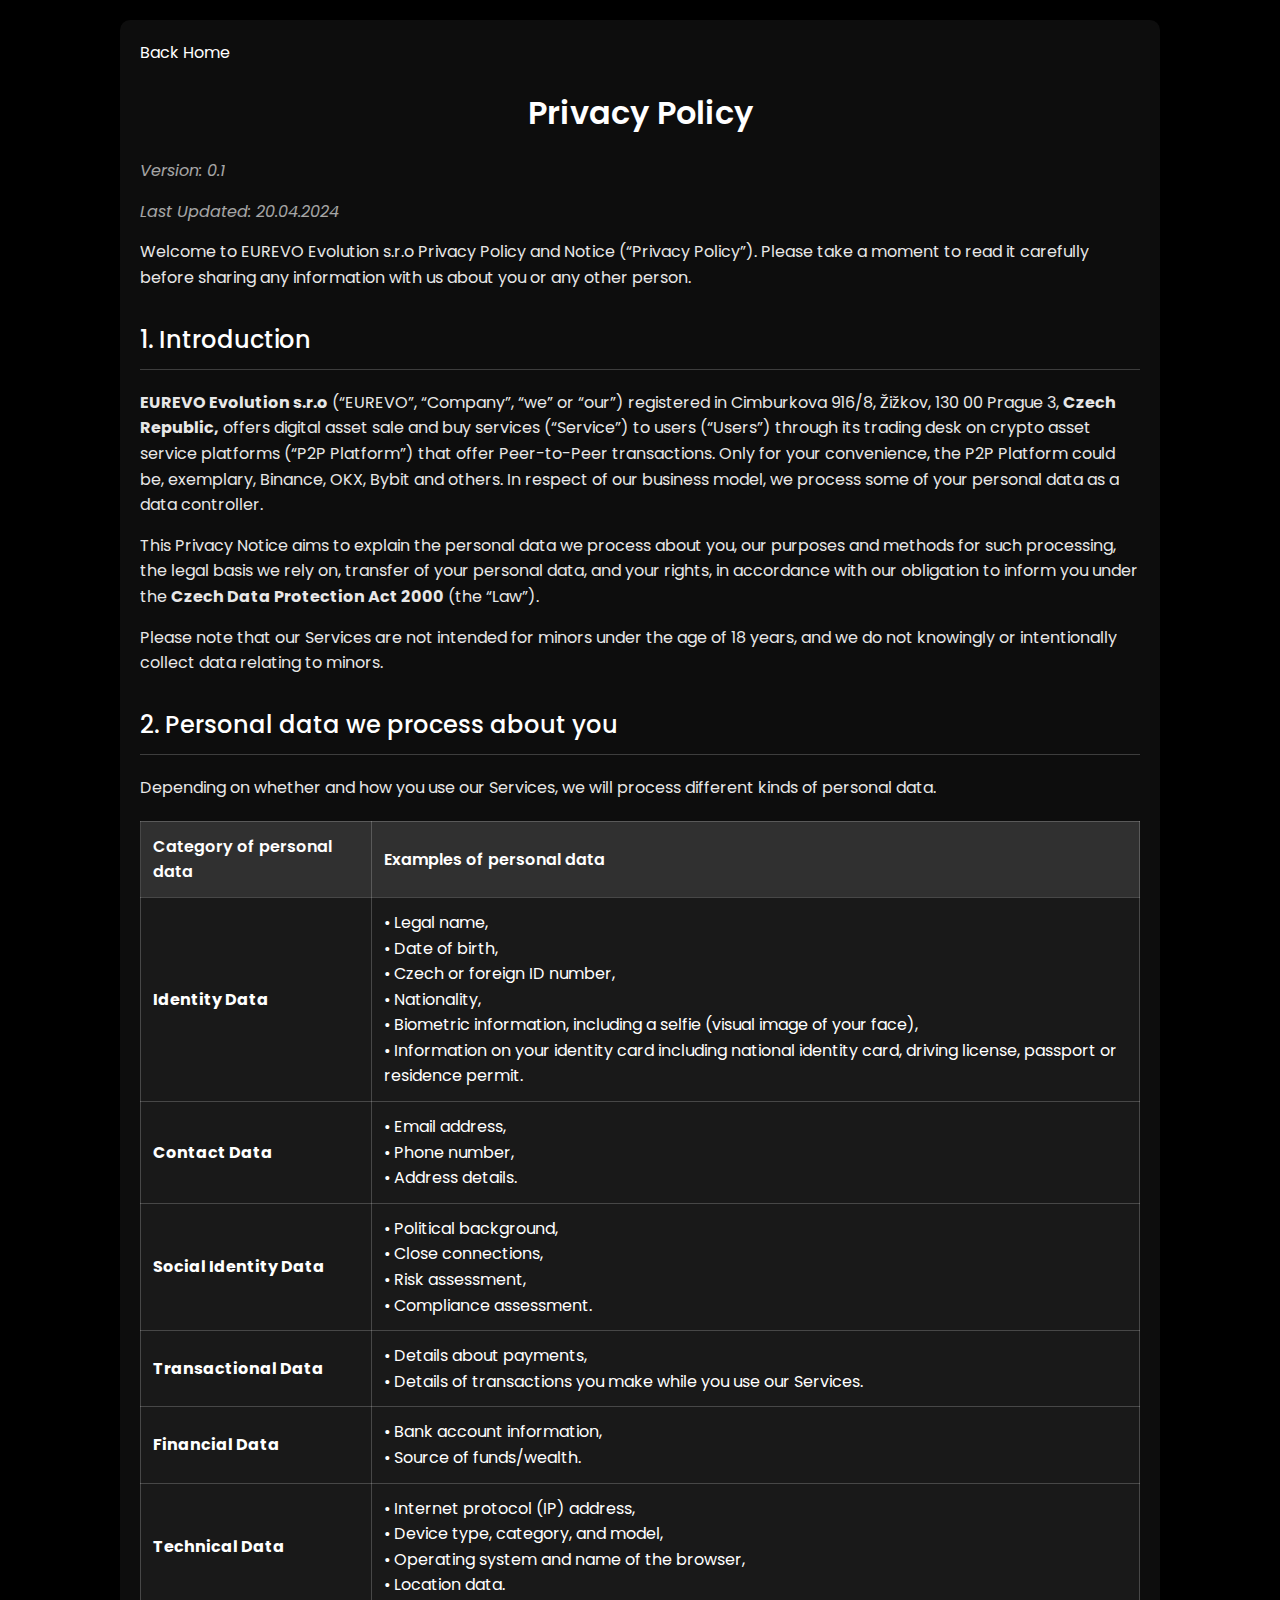
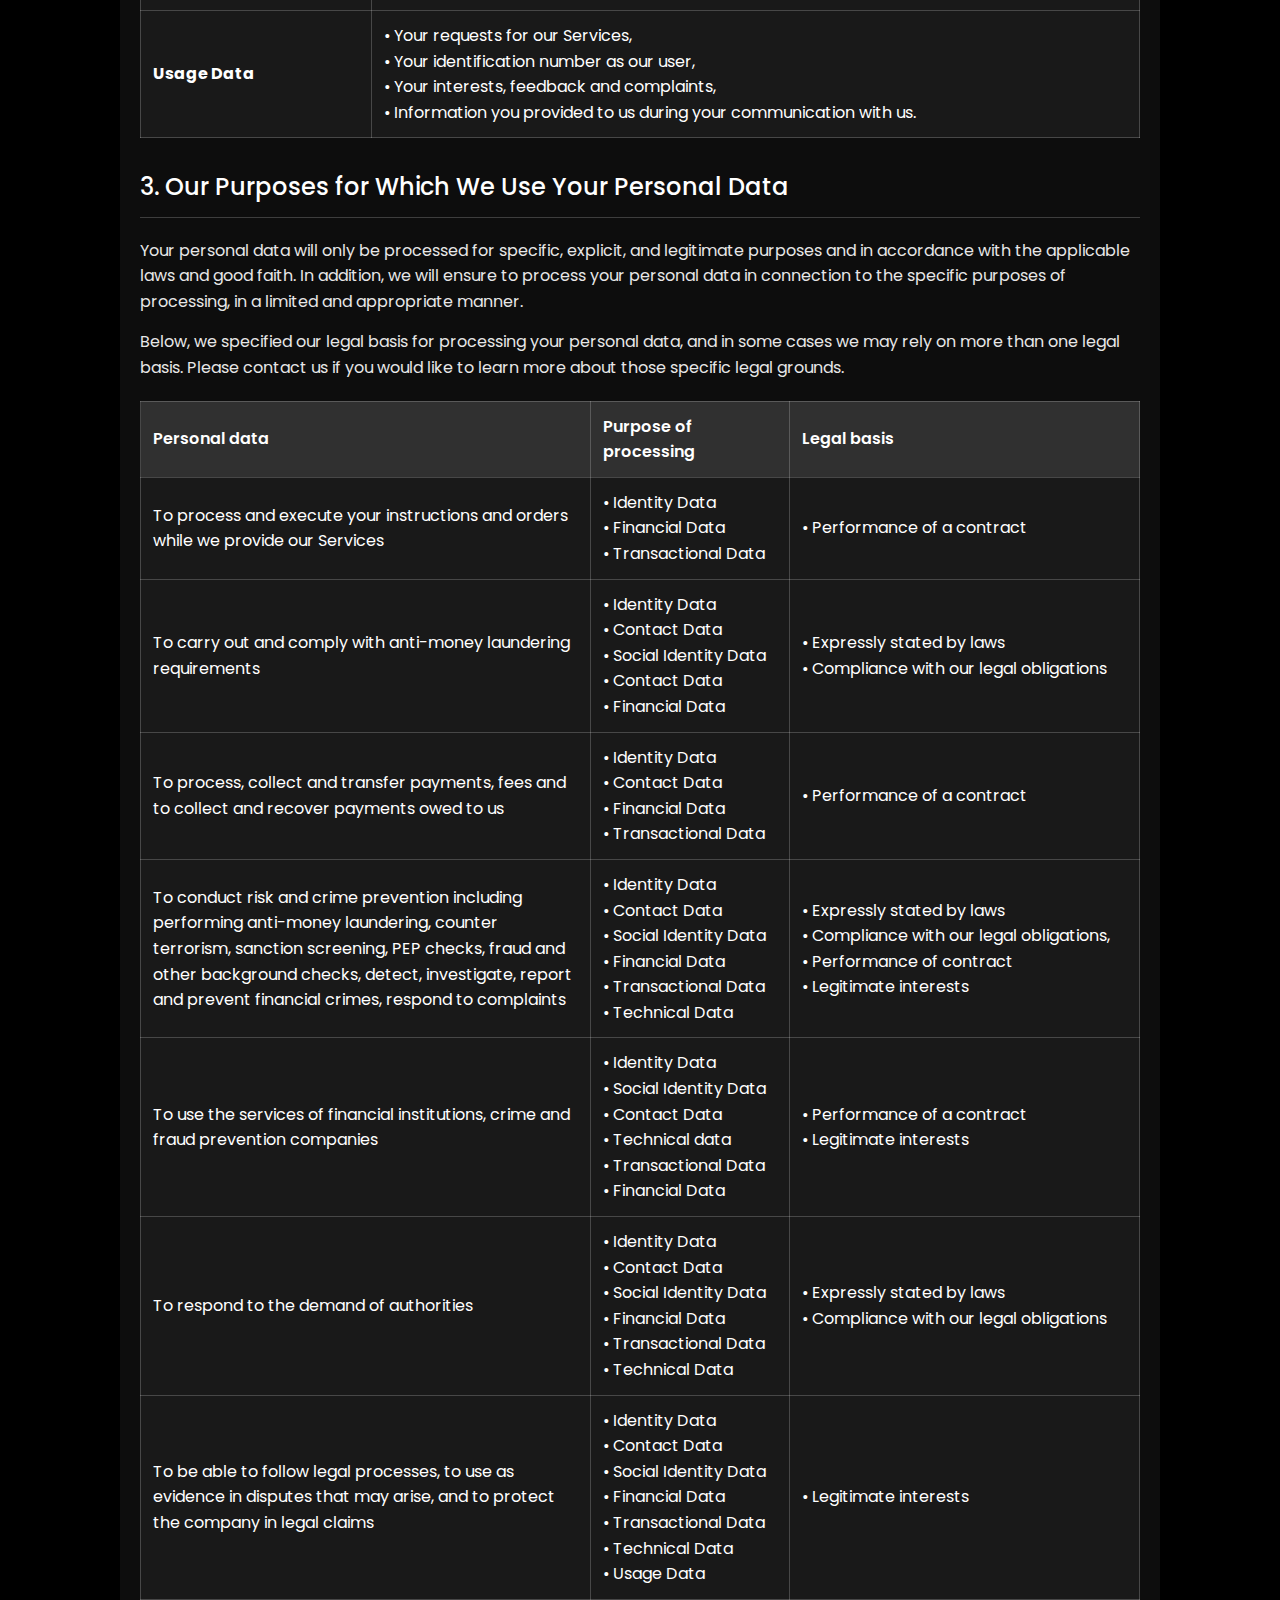
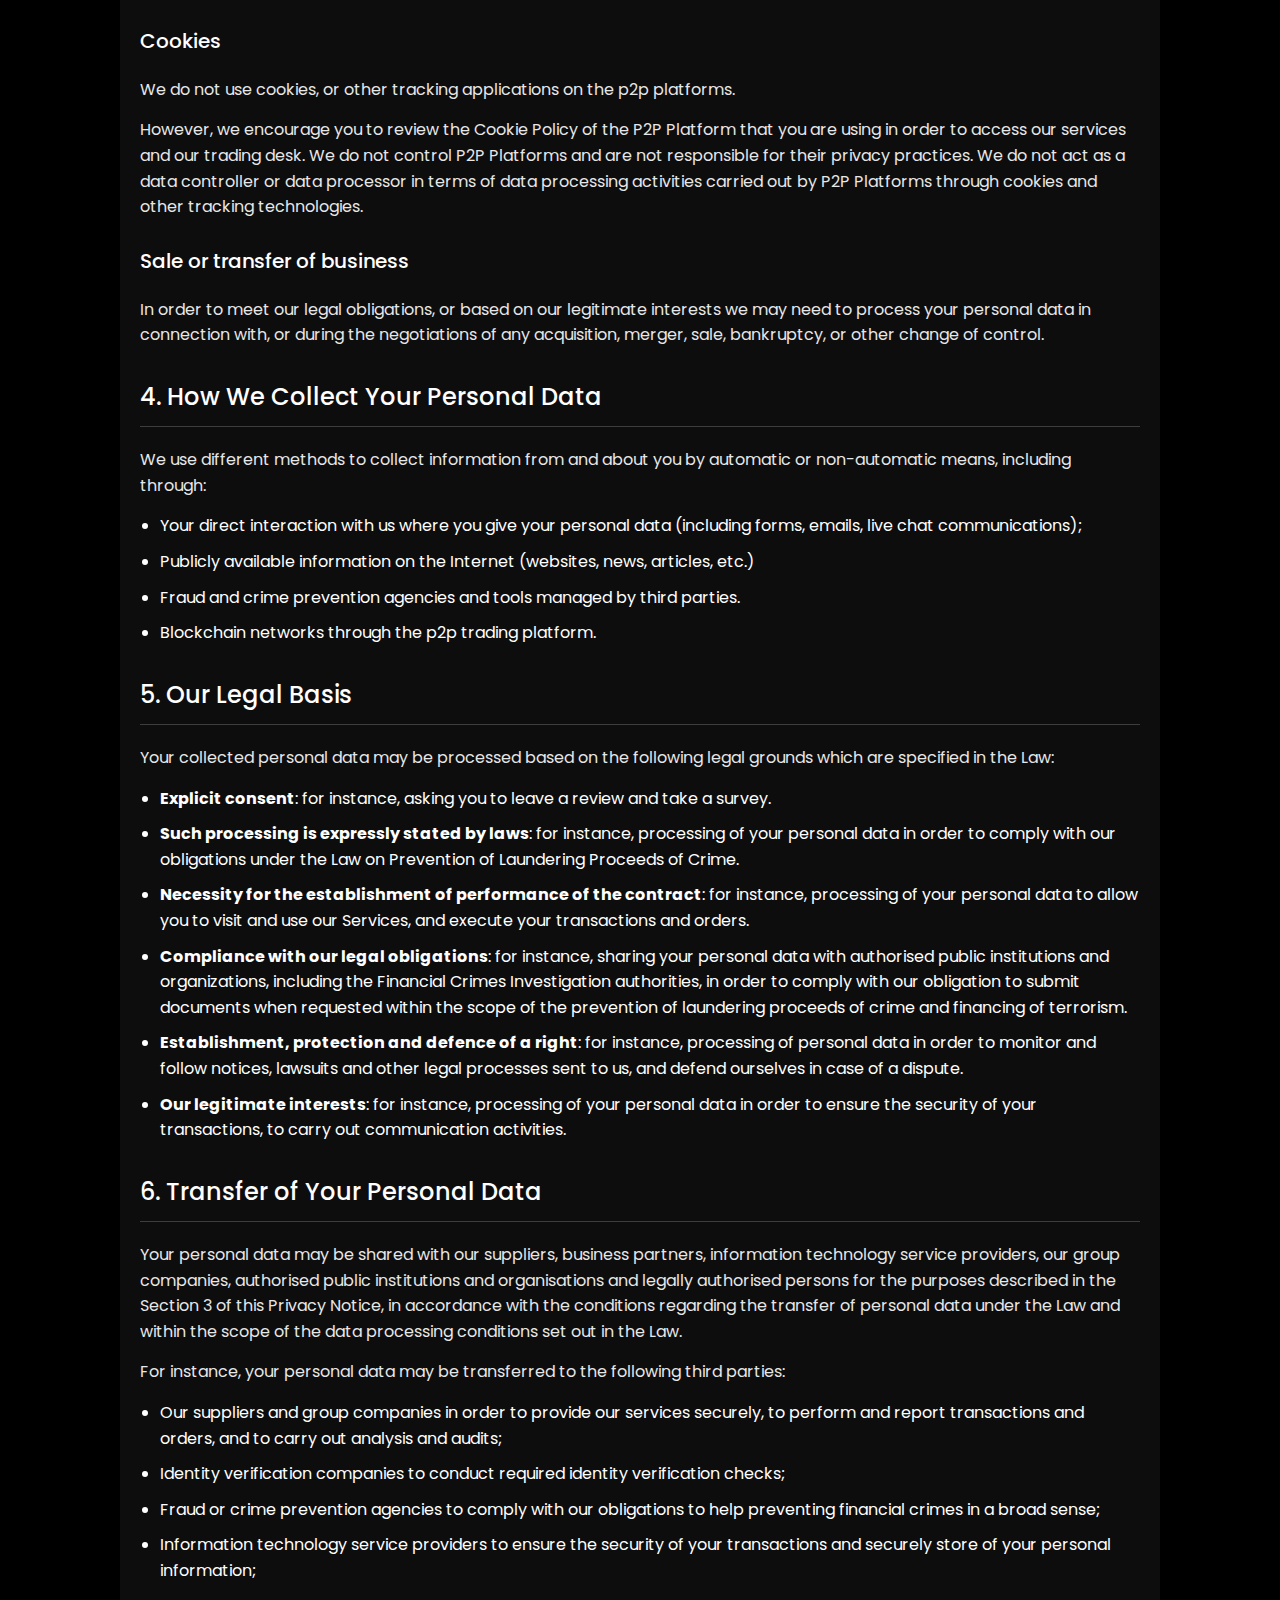
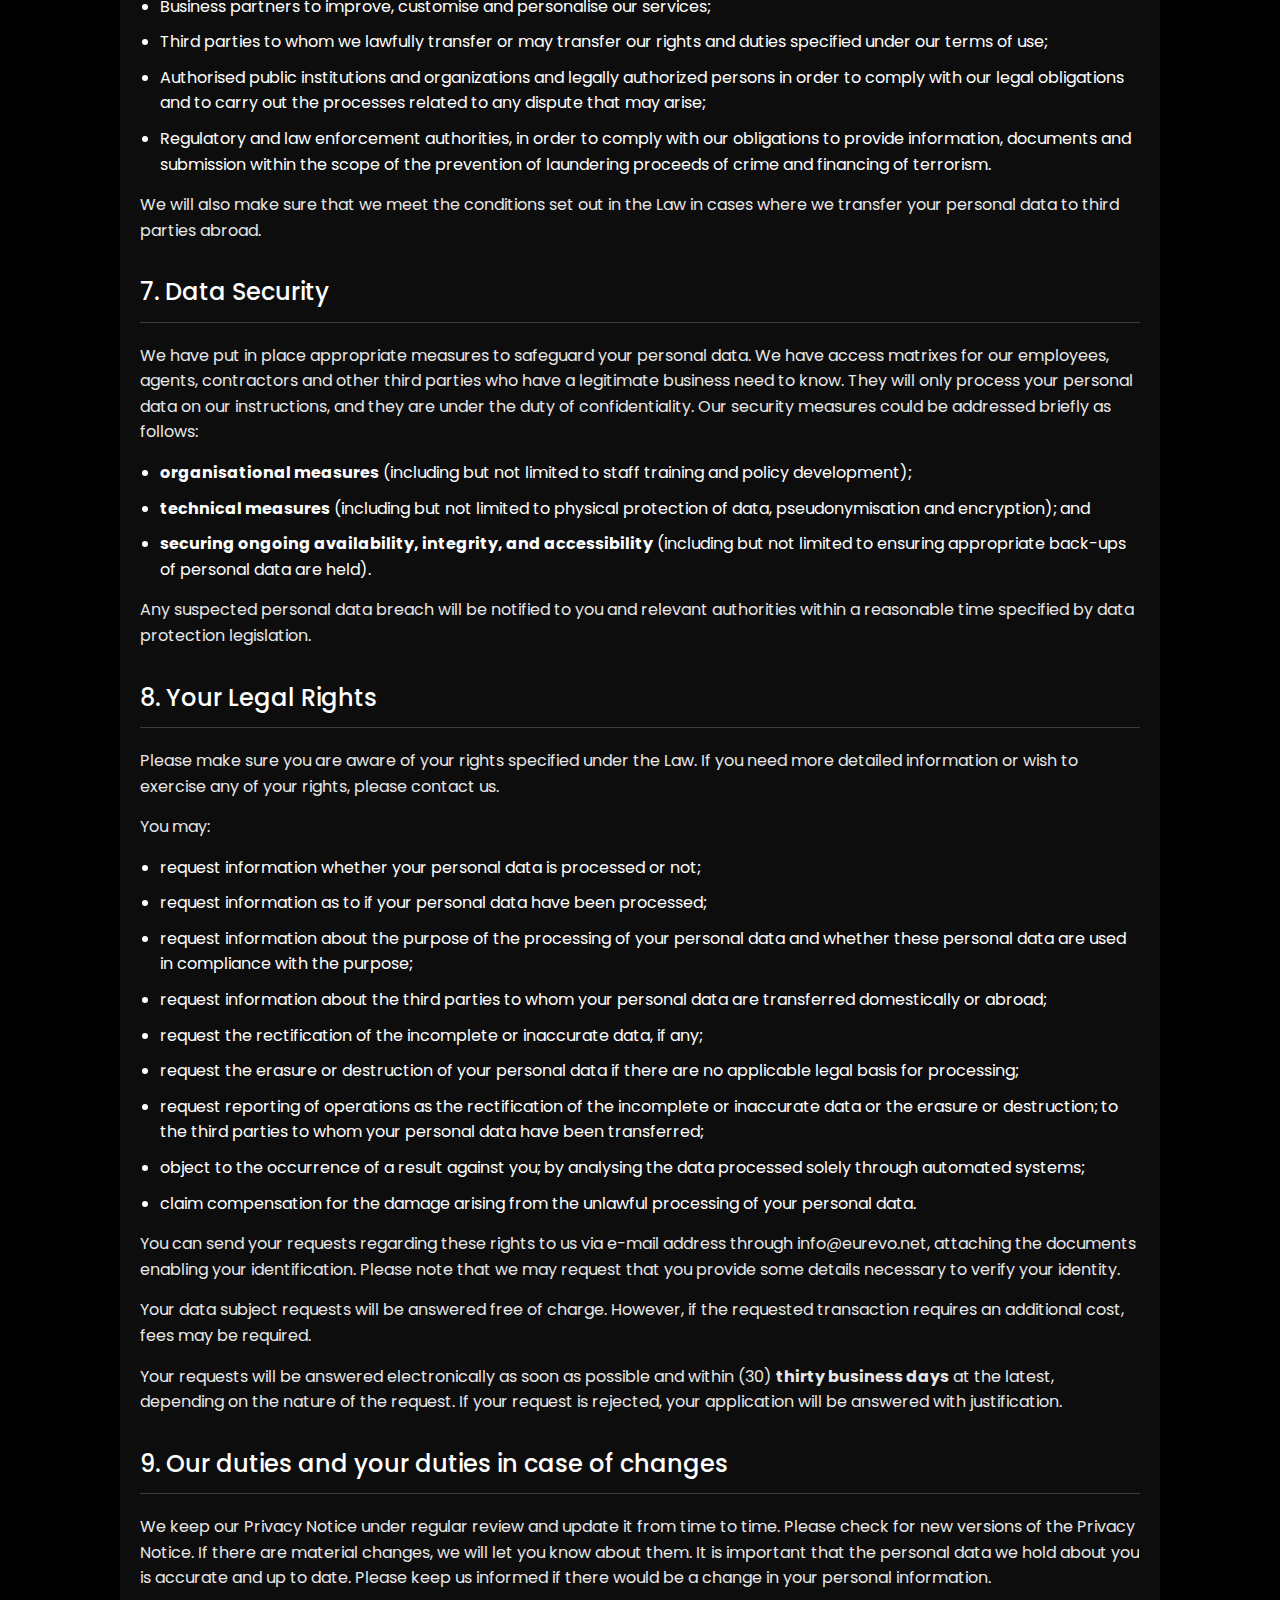
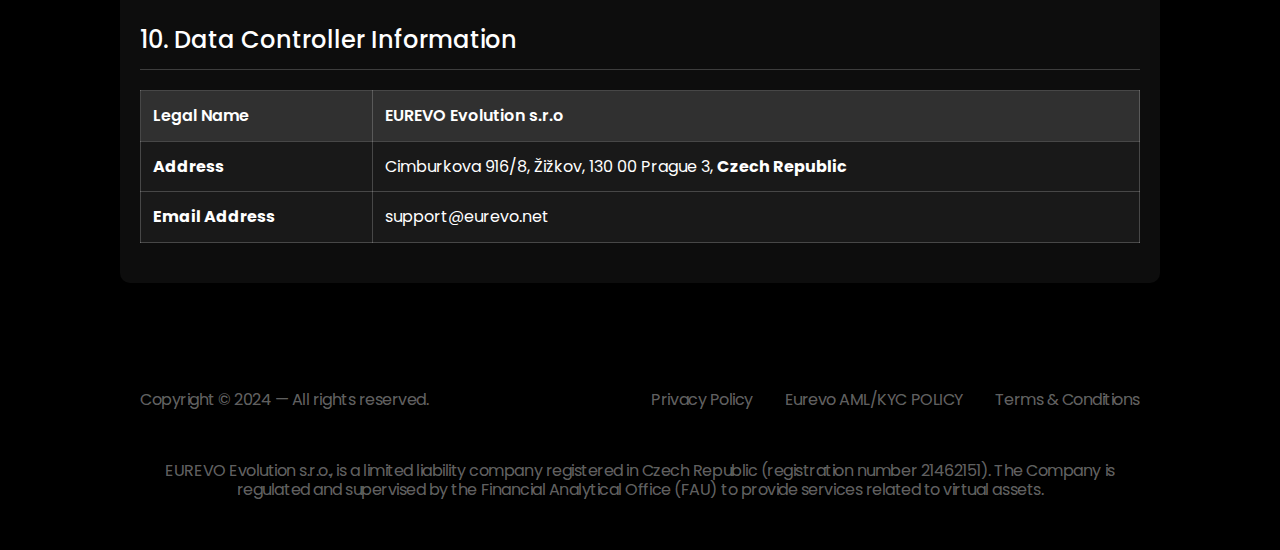
<file: privacy-policy.html>
<!DOCTYPE html>
<html lang="en">
<head>
    <meta charset="UTF-8">
    <meta name="viewport" content="width=device-width, initial-scale=1.0">
    <title>Privacy Policy</title>

    <link href='https://fonts.googleapis.com/css?family=Poppins' rel='stylesheet'>
</head>
<body>


    <div class="container">
        <a href="index.html" class="back-home">Back Home</a>
        <h1>Privacy Policy</h1>
        <p><em>Version: 0.1</em></p>
        <p><em>Last Updated: 20.04.2024</em></p>
        <p>Welcome to EUREVO Evolution s.r.o Privacy Policy and Notice (“Privacy Policy”). Please take a moment to read it carefully before sharing any information with us about you or any other person.</p>

        <h2>1. Introduction</h2>
        <p><strong>EUREVO Evolution s.r.o</strong> (“EUREVO”, “Company”, “we” or “our”) registered in Cimburkova 916/8, Žižkov, 130 00 Prague 3, <strong>Czech Republic,</strong> offers digital asset sale and buy services (“Service”) to users (“Users”) through its trading desk on crypto asset service platforms (“P2P Platform”) that offer Peer-to-Peer transactions. Only for your convenience, the P2P Platform could be, exemplary, Binance, OKX, Bybit and others. In respect of our business model, we process some of your personal data as a data controller.</p>
        <p>This Privacy Notice aims to explain the personal data we process about you, our purposes and methods for such processing, the legal basis we rely on, transfer of your personal data, and your rights, in accordance with our obligation to inform you under the <strong>Czech Data Protection Act 2000</strong> (the “Law”).</p>
        <p>Please note that our Services are not intended for minors under the age of 18 years, and we do not knowingly or intentionally collect data relating to minors.</p>

        <h2>2. Personal data we process about you</h2>
        <p>Depending on whether and how you use our Services, we will process different kinds of personal data.</p>
        <table border="1">
            <thead>
                <tr>
                    <th>Category of personal data</th>
                    <th>Examples of personal data</th>
                </tr>
            </thead>
            <tbody>
                <tr>
                    <td><strong>Identity Data</strong></td>
                    <td>• Legal name,<br>• Date of birth,<br>• Czech or foreign ID number,<br>• Nationality,<br>• Biometric information, including a selfie (visual image of your face),<br>• Information on your identity card including national identity card, driving license, passport or residence permit.</td>
                </tr>
                <tr>
                    <td><strong>Contact Data</strong></td>
                    <td>• Email address,<br>• Phone number,<br>• Address details.</td>
                </tr>
                <tr>
                    <td><strong>Social Identity Data</strong></td>
                    <td>• Political background,<br>• Close connections,<br>• Risk assessment,<br>• Compliance assessment.</td>
                </tr>
                <tr>
                    <td><strong>Transactional Data</strong></td>
                    <td>• Details about payments,<br>• Details of transactions you make while you use our Services.</td>
                </tr>
                <tr>
                    <td><strong>Financial Data</strong></td>
                    <td>• Bank account information,<br>• Source of funds/wealth.</td>
                </tr>
                <tr>
                    <td><strong>Technical Data</strong></td>
                    <td>• Internet protocol (IP) address,<br>• Device type, category, and model,<br>• Operating system and name of the browser,<br>• Location data.</td>
                </tr>
                <tr>
                    <td><strong>Usage Data</strong></td>
                    <td>• Your requests for our Services,<br>• Your identification number as our user,<br>• Your interests, feedback and complaints,<br>• Information you provided to us during your communication with us.</td>
                </tr>
            </tbody>
        </table>

        <h2>3. Our Purposes for Which We Use Your Personal Data</h2>
        <p>Your personal data will only be processed for specific, explicit, and legitimate purposes and in accordance with the applicable laws and good faith. In addition, we will ensure to process your personal data in connection to the specific purposes of processing, in a limited and appropriate manner.</p>
        <p>Below, we specified our legal basis for processing your personal data, and in some cases we may rely on more than one legal basis. Please contact us if you would like to learn more about those specific legal grounds.</p>
        <table border="1">
            <thead>
                <tr>
                    <th style="width: 45%;">Personal data</th>
                    <th style="width: 20%;">Purpose of processing</th>
                    <th style="width: 35%;">Legal basis</th>
                </tr>
            </thead>
            <tbody>
                <tr>
                    <td>To process and execute your instructions and orders while we provide our Services</td>
                    <td>• Identity Data<br>• Financial Data<br>• Transactional Data</td>
                    <td>• Performance of a contract</td>
                </tr>
                <tr>
                    <td>To carry out and comply with anti-money laundering requirements</td>
                    <td>• Identity Data<br>• Contact Data<br>• Social Identity Data<br>• Contact Data<br>• Financial Data</td>
                    <td>• Expressly stated by laws<br>• Compliance with our legal obligations</td>
                </tr>
                <tr>
                    <td>To process, collect and transfer payments, fees and to collect and recover payments owed to us</td>
                    <td>• Identity Data<br>• Contact Data<br>• Financial Data<br>• Transactional Data</td>
                    <td>• Performance of a contract</td>
                </tr>
                <tr>
                    <td>To conduct risk and crime prevention including performing anti-money laundering, counter terrorism, sanction screening, PEP checks, fraud and other background checks, detect, investigate, report and prevent financial crimes, respond to complaints</td>
                    <td>• Identity Data<br>• Contact Data<br>• Social Identity Data<br>• Financial Data<br>• Transactional Data<br>• Technical Data</td>
                    <td>• Expressly stated by laws<br>• Compliance with our legal obligations,<br>• Performance of contract<br>• Legitimate interests</td>
                </tr>
                <tr>
                    <td>To use the services of financial institutions, crime and fraud prevention companies</td>
                    <td>• Identity Data<br>• Social Identity Data<br>• Contact Data<br>• Technical data<br>• Transactional Data<br>• Financial Data</td>
                    <td>• Performance of a contract<br>• Legitimate interests</td>
                </tr>
                <tr>
                    <td>To respond to the demand of authorities</td>
                    <td>• Identity Data<br>• Contact Data<br>• Social Identity Data<br>• Financial Data<br>• Transactional Data<br>• Technical Data</td>
                    <td>• Expressly stated by laws<br>• Compliance with our legal obligations</td>
                </tr>
                <tr>
                    <td>To be able to follow legal processes, to use as evidence in disputes that may arise, and to protect the company in legal claims</td>
                    <td>• Identity Data<br>• Contact Data<br>• Social Identity Data<br>• Financial Data<br>• Transactional Data<br>• Technical Data<br>• Usage Data</td>
                    <td>• Legitimate interests</td>
                </tr>
            </tbody>
        </table>

        <h3>Cookies</h3>
        <p>We do not use cookies, or other tracking applications on the p2p platforms.</p>
        <p>However, we encourage you to review the Cookie Policy of the P2P Platform that you are using in order to access our services and our trading desk. We do not control P2P Platforms and are not responsible for their privacy practices. We do not act as a data controller or data processor in terms of data processing activities carried out by P2P Platforms through cookies and other tracking technologies.</p>

        <h3>Sale or transfer of business</h3>
        <p>In order to meet our legal obligations, or based on our legitimate interests we may need to process your personal data in connection with, or during the negotiations of any acquisition, merger, sale, bankruptcy, or other change of control.</p>

        <h2>4. How We Collect Your Personal Data</h2>
        <p>We use different methods to collect information from and about you by automatic or non-automatic means, including through:</p>
        <ul>
            <li>Your direct interaction with us where you give your personal data (including forms, emails, live chat communications);</li>
            <li>Publicly available information on the Internet (websites, news, articles, etc.)</li>
            <li>Fraud and crime prevention agencies and tools managed by third parties.</li>
            <li>Blockchain networks through the p2p trading platform.</li>
        </ul>

        <h2>5. Our Legal Basis</h2>
        <p>Your collected personal data may be processed based on the following legal grounds which are specified in the Law:</p>
        <ul>
            <li><strong>Explicit consent</strong>: for instance, asking you to leave a review and take a survey.</li>
            <li><strong>Such processing is expressly stated by laws</strong>: for instance, processing of your personal data in order to comply with our obligations under the Law on Prevention of Laundering Proceeds of Crime.</li>
            <li><strong>Necessity for the establishment of performance of the contract</strong>: for instance, processing of your personal data to allow you to visit and use our Services, and execute your transactions and orders.</li>
            <li><strong>Compliance with our legal obligations</strong>: for instance, sharing your personal data with authorised public institutions and organizations, including the Financial Crimes Investigation authorities, in order to comply with our obligation to submit documents when requested within the scope of the prevention of laundering proceeds of crime and financing of terrorism.</li>
            <li><strong>Establishment, protection and defence of a right</strong>: for instance, processing of personal data in order to monitor and follow notices, lawsuits and other legal processes sent to us, and defend ourselves in case of a dispute.</li>
            <li><strong>Our legitimate interests</strong>: for instance, processing of your personal data in order to ensure the security of your transactions, to carry out communication activities.</li>
        </ul>

        <h2>6. Transfer of Your Personal Data</h2>
        <p>Your personal data may be shared with our suppliers, business partners, information technology service providers, our group companies, authorised public institutions and organisations and legally authorised persons for the purposes described in the Section 3 of this Privacy Notice, in accordance with the conditions regarding the transfer of personal data under the Law and within the scope of the data processing conditions set out in the Law.</p>
        <p>For instance, your personal data may be transferred to the following third parties:</p>
        <ul>
            <li>Our suppliers and group companies in order to provide our services securely, to perform and report transactions and orders, and to carry out analysis and audits;</li>
            <li>Identity verification companies to conduct required identity verification checks;</li>
            <li>Fraud or crime prevention agencies to comply with our obligations to help preventing financial crimes in a broad sense;</li>
            <li>Information technology service providers to ensure the security of your transactions and securely store of your personal information;</li>
            <li>Business partners to improve, customise and personalise our services;</li>
            <li>Third parties to whom we lawfully transfer or may transfer our rights and duties specified under our terms of use;</li>
            <li>Authorised public institutions and organizations and legally authorized persons in order to comply with our legal obligations and to carry out the processes related to any dispute that may arise;</li>
            <li>Regulatory and law enforcement authorities, in order to comply with our obligations to provide information, documents and submission within the scope of the prevention of laundering proceeds of crime and financing of terrorism.</li>
        </ul>
        <p>We will also make sure that we meet the conditions set out in the Law in cases where we transfer your personal data to third parties abroad.</p>

        <h2>7. Data Security</h2>
        <p>We have put in place appropriate measures to safeguard your personal data. We have access matrixes for our employees, agents, contractors and other third parties who have a legitimate business need to know. They will only process your personal data on our instructions, and they are under the duty of confidentiality. Our security measures could be addressed briefly as follows:</p>
        <ul>
            <li><strong>organisational measures</strong> (including but not limited to staff training and policy development);</li>
            <li><strong>technical measures</strong> (including but not limited to physical protection of data, pseudonymisation and encryption); and</li>
            <li><strong>securing ongoing availability, integrity, and accessibility</strong> (including but not limited to ensuring appropriate back-ups of personal data are held).</li>
        </ul>
        <p>Any suspected personal data breach will be notified to you and relevant authorities within a reasonable time specified by data protection legislation.</p>

        <h2>8. Your Legal Rights</h2>
        <p>Please make sure you are aware of your rights specified under the Law. If you need more detailed information or wish to exercise any of your rights, please contact us.</p>
        <p>You may:</p>
        <ul>
            <li>request information whether your personal data is processed or not;</li>
            <li>request information as to if your personal data have been processed;</li>
            <li>request information about the purpose of the processing of your personal data and whether these personal data are used in compliance with the purpose;</li>
            <li>request information about the third parties to whom your personal data are transferred domestically or abroad;</li>
            <li>request the rectification of the incomplete or inaccurate data, if any;</li>
            <li>request the erasure or destruction of your personal data if there are no applicable legal basis for processing;</li>
            <li>request reporting of operations as the rectification of the incomplete or inaccurate data or the erasure or destruction; to the third parties to whom your personal data have been transferred;</li>
            <li>object to the occurrence of a result against you; by analysing the data processed solely through automated systems;</li>
            <li>claim compensation for the damage arising from the unlawful processing of your personal data.</li>
        </ul>
        <p>You can send your requests regarding these rights to us via e-mail address through <a href="mailto:info@eurevo.net">info@eurevo.net</a>, attaching the documents enabling your identification. Please note that we may request that you provide some details necessary to verify your identity.</p>
        <p>Your data subject requests will be answered free of charge. However, if the requested transaction requires an additional cost, fees may be required.</p>
        <p>Your requests will be answered electronically as soon as possible and within (30) <strong>thirty business days</strong> at the latest, depending on the nature of the request. If your request is rejected, your application will be answered with justification.</p>

        <h2>9. Our duties and your duties in case of changes</h2>
        <p>We keep our Privacy Notice under regular review and update it from time to time. Please check for new versions of the Privacy Notice. If there are material changes, we will let you know about them. It is important that the personal data we hold about you is accurate and up to date. Please keep us informed if there would be a change in your personal information.</p>

        <h2>10. Data Controller Information</h2>
        <table border="1">
            <thead>
                <tr>
                    <th>Legal Name</th>
                    <th>EUREVO Evolution s.r.o</th>
                </tr>
            </thead>
            <tbody>
                <tr>
                    <td><strong>Address</strong></td>
                    <td>Cimburkova 916/8, Žižkov, 130 00 Prague 3, <strong>Czech Republic</strong></td>
                </tr>
                <tr>
                    <td><strong>Email Address</strong></td>
                    <td><a href="mailto:support@eurevo.net">support@eurevo.net</a></td>
                </tr>
            </tbody>
        </table>
    </div>
    <div class="footer">
        <div class="footer-down">
            <div class="footer-down-left">Copyright © 2024 — All rights reserved.</div>
            <div class="footer-down-right">
                <a href="privacy-policy.html" class="footer-link">Privacy Policy</a>
                <a href="kyc.html" class="footer-link">Eurevo AML/KYC POLICY</a>
                <a href="terms-conditions.html" class="footer-link">Terms & Conditions</a>
            </div>
        </div>
        <div class="footer-up">
            EUREVO Evolution s.r.o., is a limited liability company registered in Czech Republic (registration number 21462151). The Company is regulated and supervised by the Financial Analytical Office (FAU) to provide services related to virtual assets.
        </div>
    </div>
    <style>
        body {
            background-color: black;
            margin: 0;
            padding: 20px;
            color: white;
            font-family: 'Poppins', sans-serif;
            line-height: 1.6;
        }
        .container {
            max-width: 1000px;
            margin: 0 auto;
            background-color: rgba(255, 255, 255, 0.05);
            padding: 20px;
            border-radius: 10px;
        }
        .back-home {
    display: block;
    font-size: clamp(14px, 2.5vw, 16px);
    color: white;
}

        h1 {
            font-size: clamp(24px, 5vw, 32px);
            font-weight: 600;
            text-align: center;
            margin-bottom: 20px;
        }
        h2 {
            font-size: clamp(18px, 4vw, 24px);
            font-weight: 500;
            margin-top: 30px;
            border-bottom: 1px solid rgba(255, 255, 255, 0.2);
            padding-bottom: 10px;
        }
        h3 {
            font-size: clamp(16px, 3.5vw, 20px);
            font-weight: 500;
            margin-top: 25px;
        }
        p {
            margin: 15px 0;
            opacity: 0.9;
            font-size: clamp(14px, 2.5vw, 16px);
        }
        em {
            opacity: 0.7;
        }
        a {
            color: white;
            text-decoration: none;
        }
        a:hover {
            text-decoration: underline;
        }
        table {
            width: 100%;
            border-collapse: collapse;
            margin: 20px 0;
            background-color: rgba(255, 255, 255, 0.05);
        }
        th, td {
            border: 1px solid rgba(255, 255, 255, 0.2);
            padding: 12px;
            text-align: left;
            color: white;
            font-size: clamp(12px, 2.5vw, 16px);
        }
        th {
            background-color: rgba(255, 255, 255, 0.1);
            font-weight: 600;
        }
        ul {
            margin: 15px 0;
            padding-left: 20px;
        }
        li {
            margin: 10px 0;
            color: white;
            font-size: clamp(14px, 2.5vw, 16px);
        }
        .footer {
            margin-top: 78px;
            display: flex;
            align-items: center;
            justify-content: center;
            flex-direction: column;
            gap: 52px;
            width: 100%;
            max-width: 100vw;
            box-sizing: border-box;
            padding: 30px 20px;
        }
        .footer-up {
            text-align: center;
            color: rgba(255, 255, 255, 0.40);
            font-size: clamp(12px, 2.5vw, 16px);
            line-height: 118.178%;
            letter-spacing: -0.48px;
            max-width: 1000px;
        }
        .footer-down {
            display: flex;
            flex-direction: row;
            justify-content: space-between;
            width: 100%;
            max-width: 1000px;
            flex-wrap: wrap;
            gap: 20px;
            box-sizing: border-box;
        }
        .footer-down-left {
            color: rgba(255, 255, 255, 0.40);
            font-size: clamp(12px, 2.5vw, 16px);
            line-height: 118.178%;
            letter-spacing: -0.48px;
            text-decoration: none;
            white-space: normal;
        }
        .footer-down-right {
            display: flex;
            flex-direction: row;
            gap: 32px;
            flex-wrap: wrap;
        }
        .footer-link {
            color: rgba(255, 255, 255, 0.40);
            font-size: clamp(12px, 2.5vw, 16px);
            line-height: 118.178%;
            letter-spacing: -0.48px;
            text-decoration: none;
        }
        .footer-link:hover {
            text-decoration: none !important;
        }
        /* Responsive adjustments for smaller screens */
        @media (max-width: 768px) {
            .footer-down {
                flex-direction: column;
                align-items: center;
                text-align: center;
            }
            .footer-down-right {
                justify-content: center;
                gap: 16px;
            }
        }
    </style>
</body>
</html>
</file>
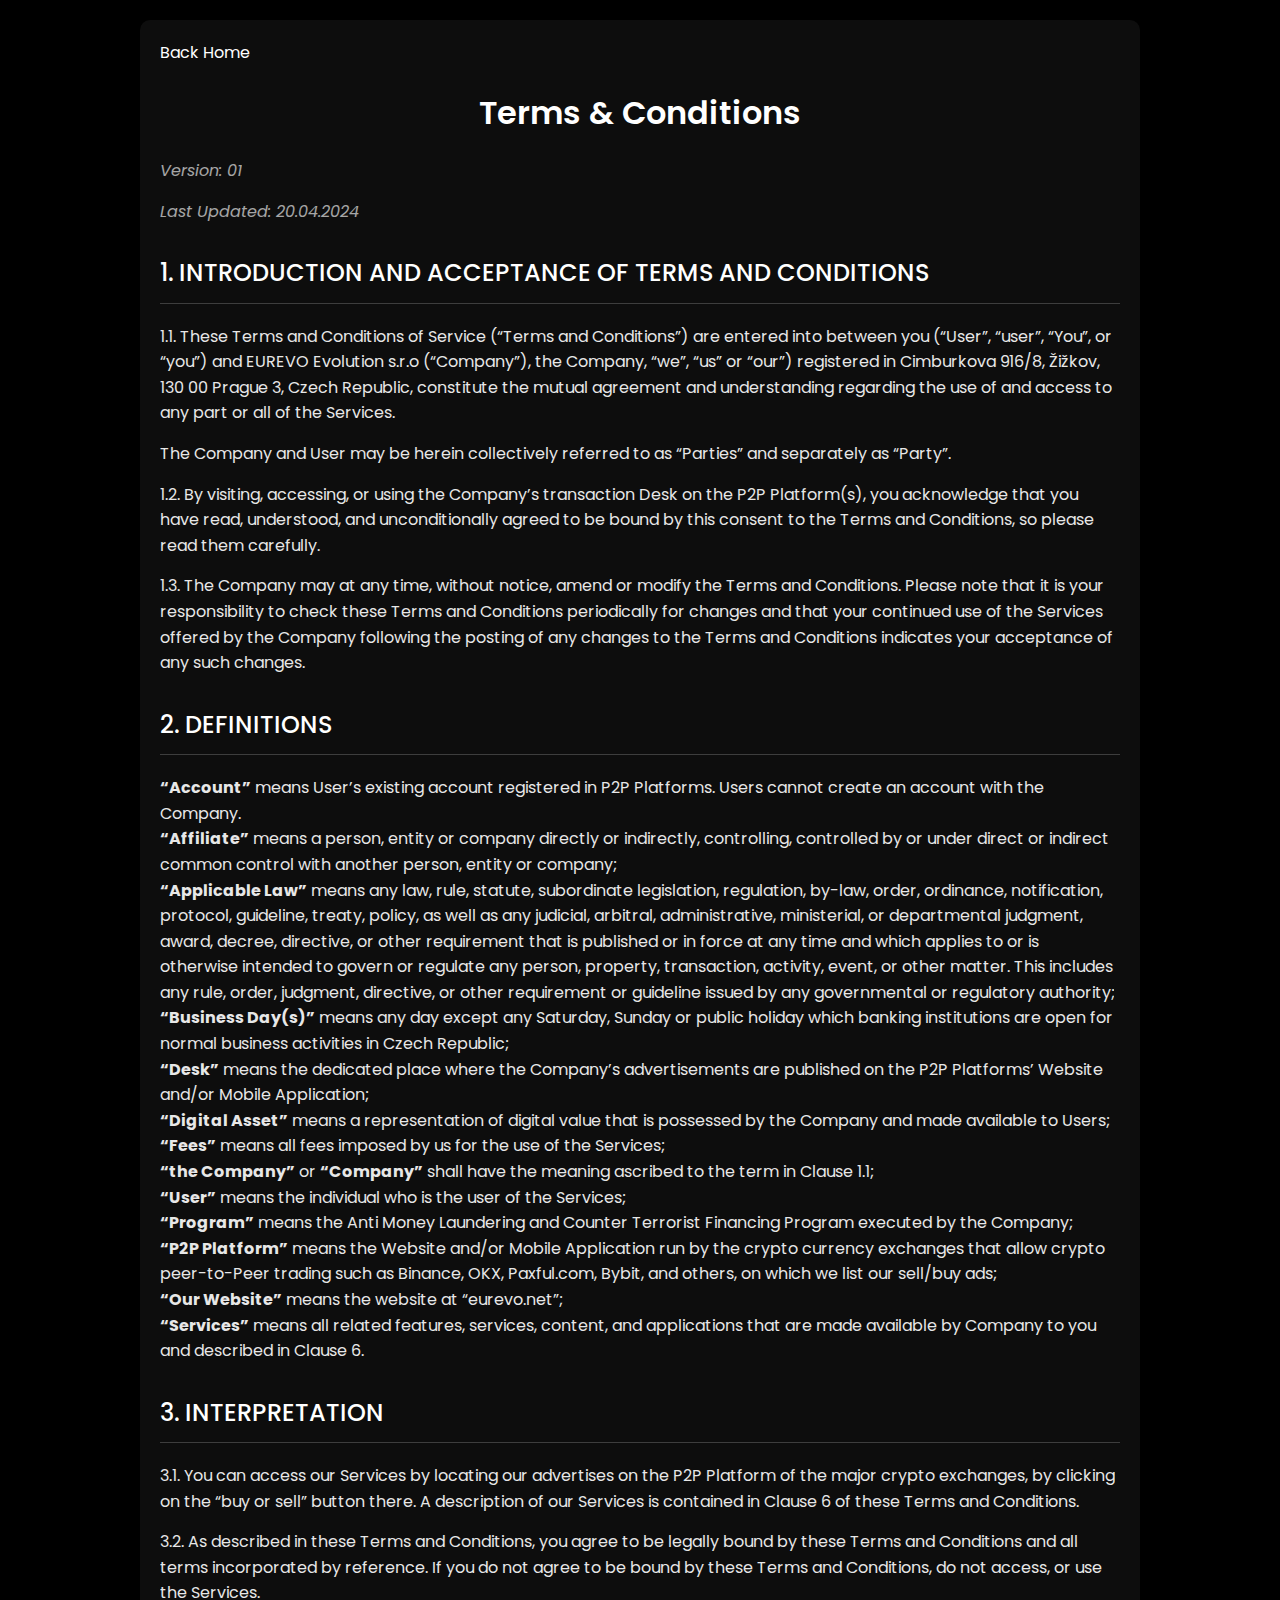
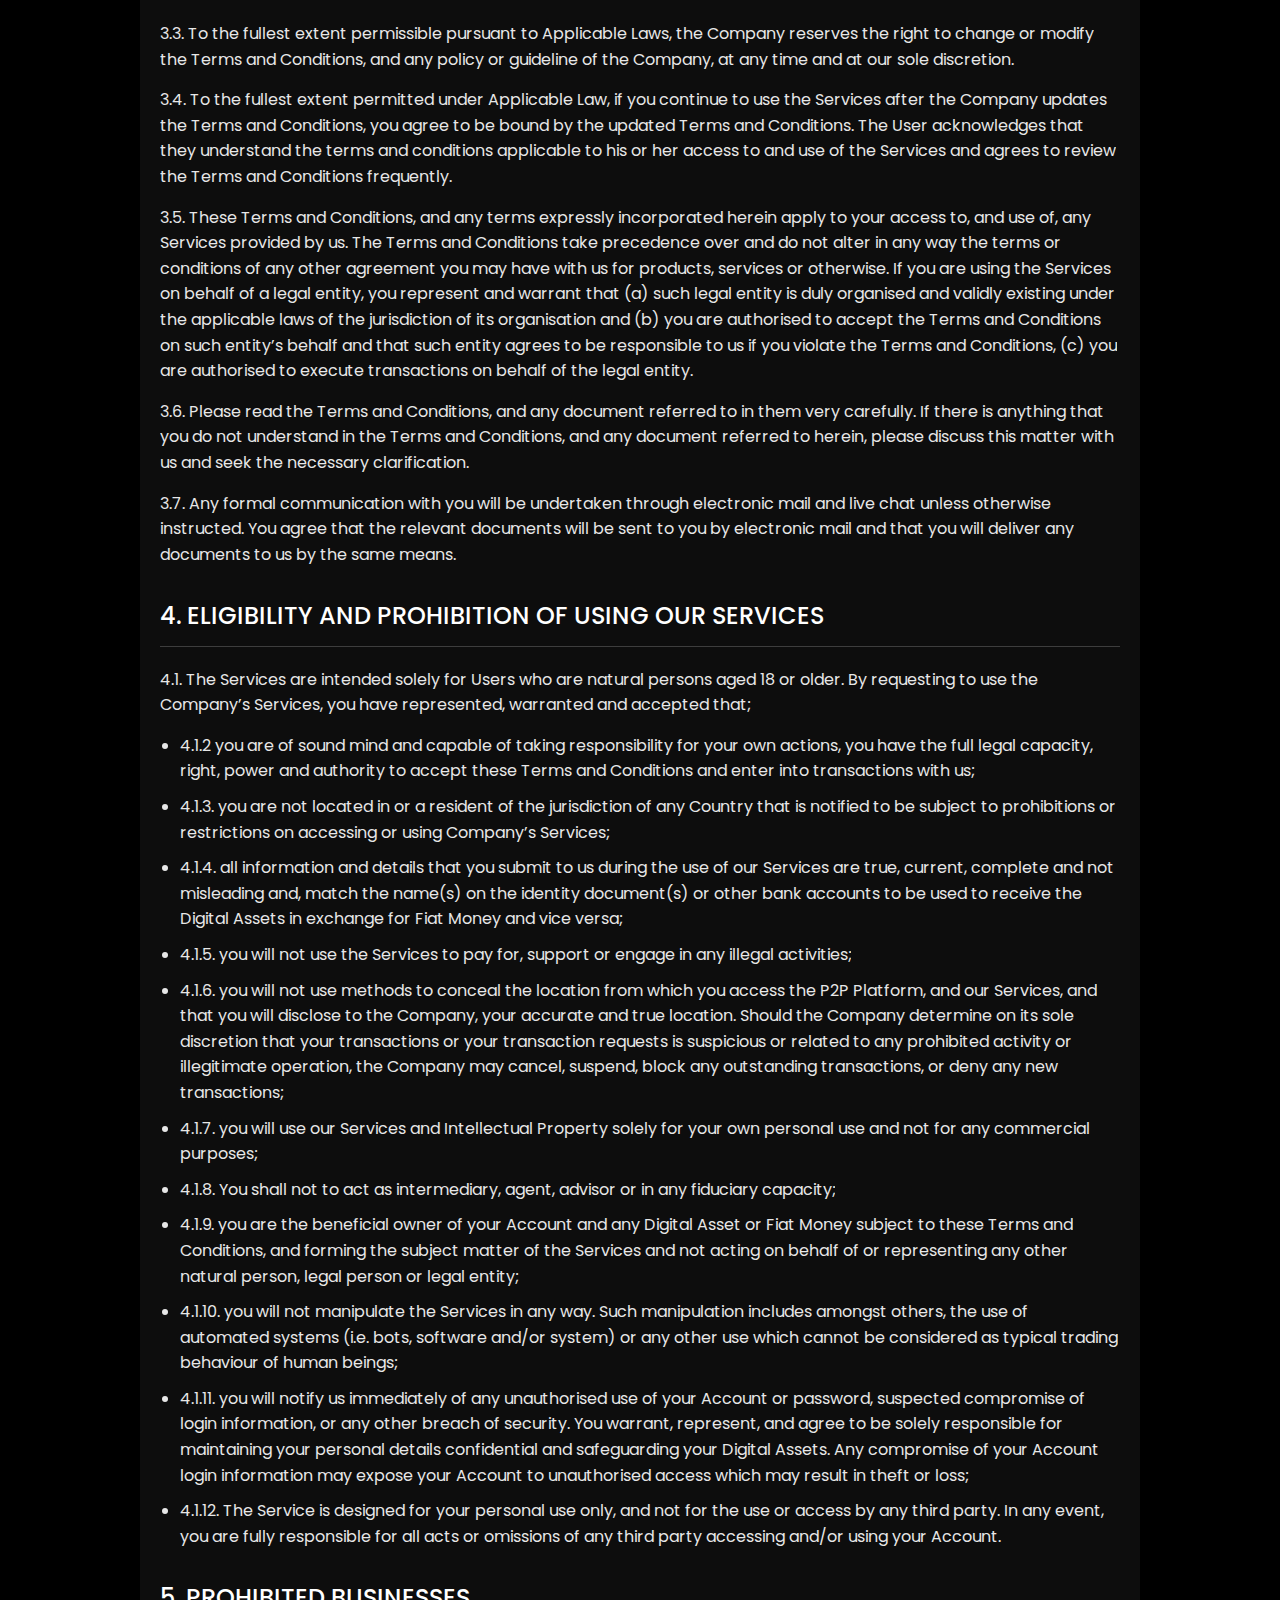
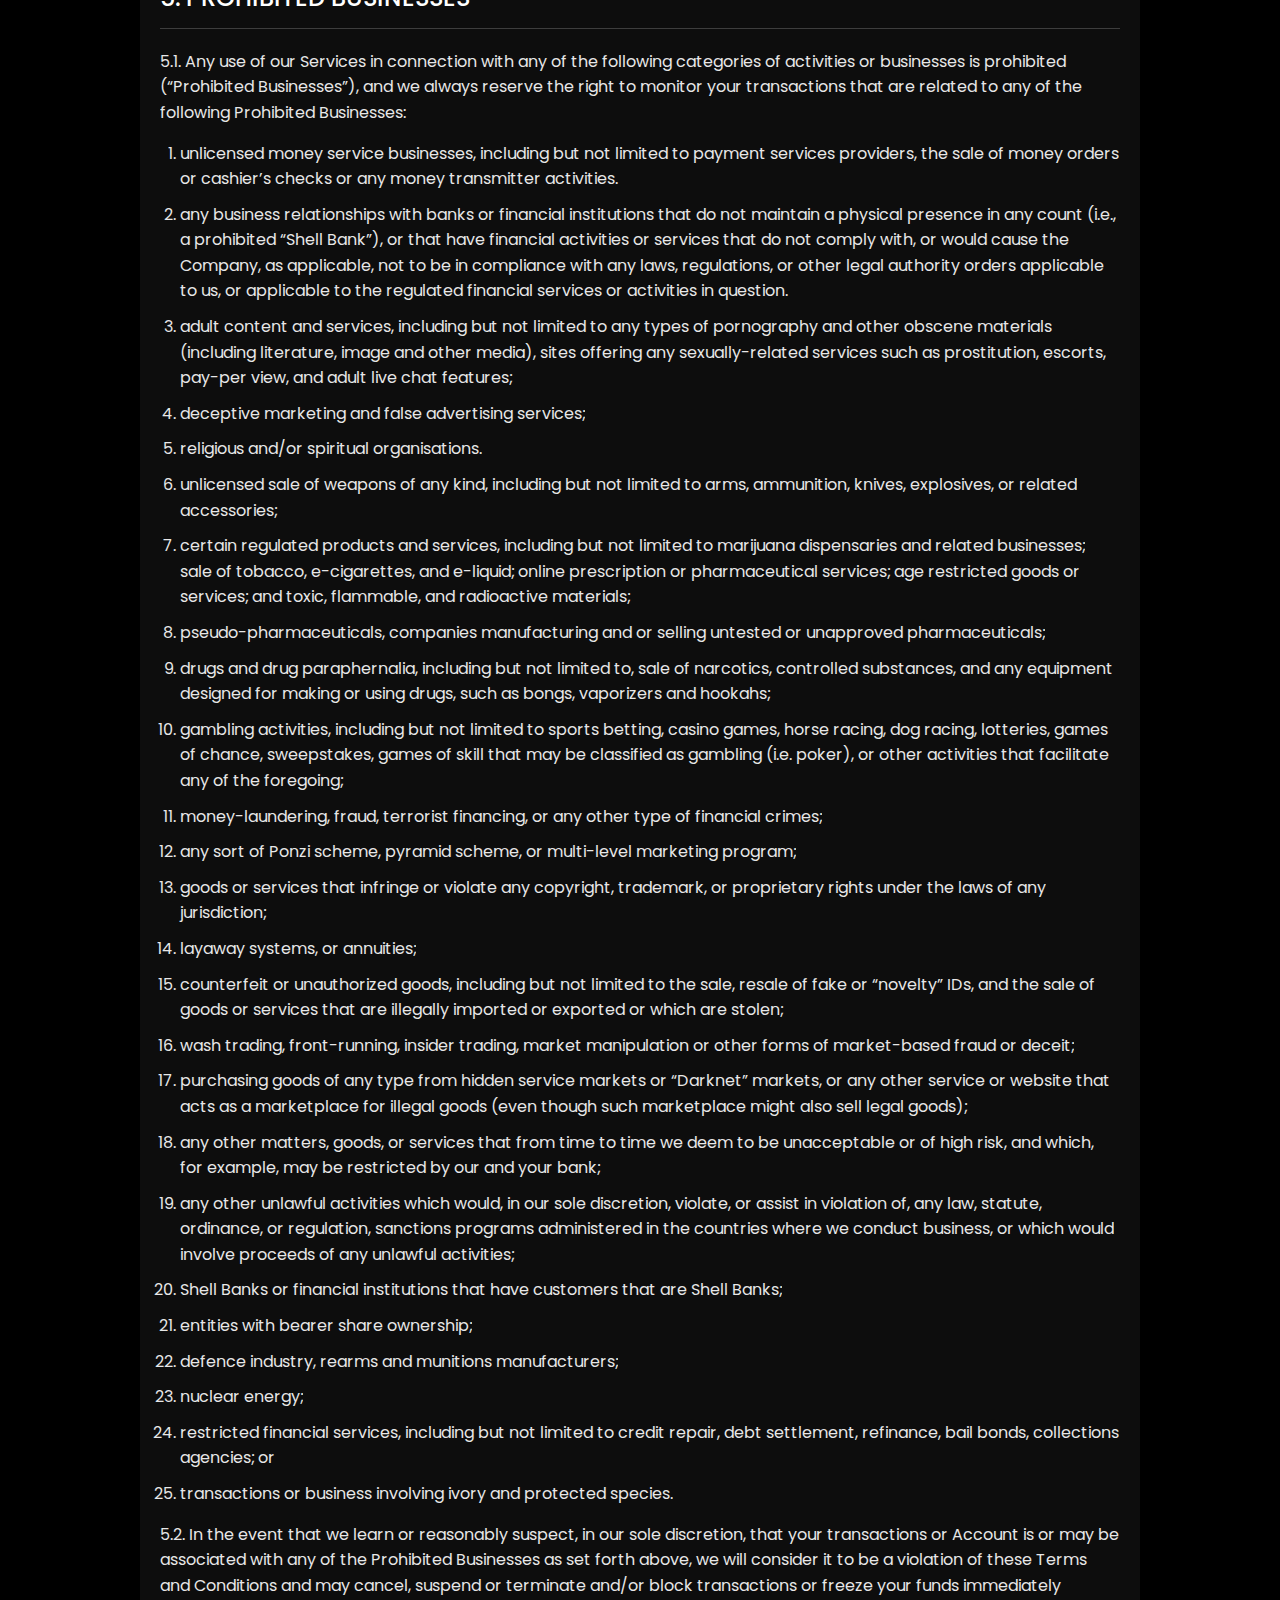
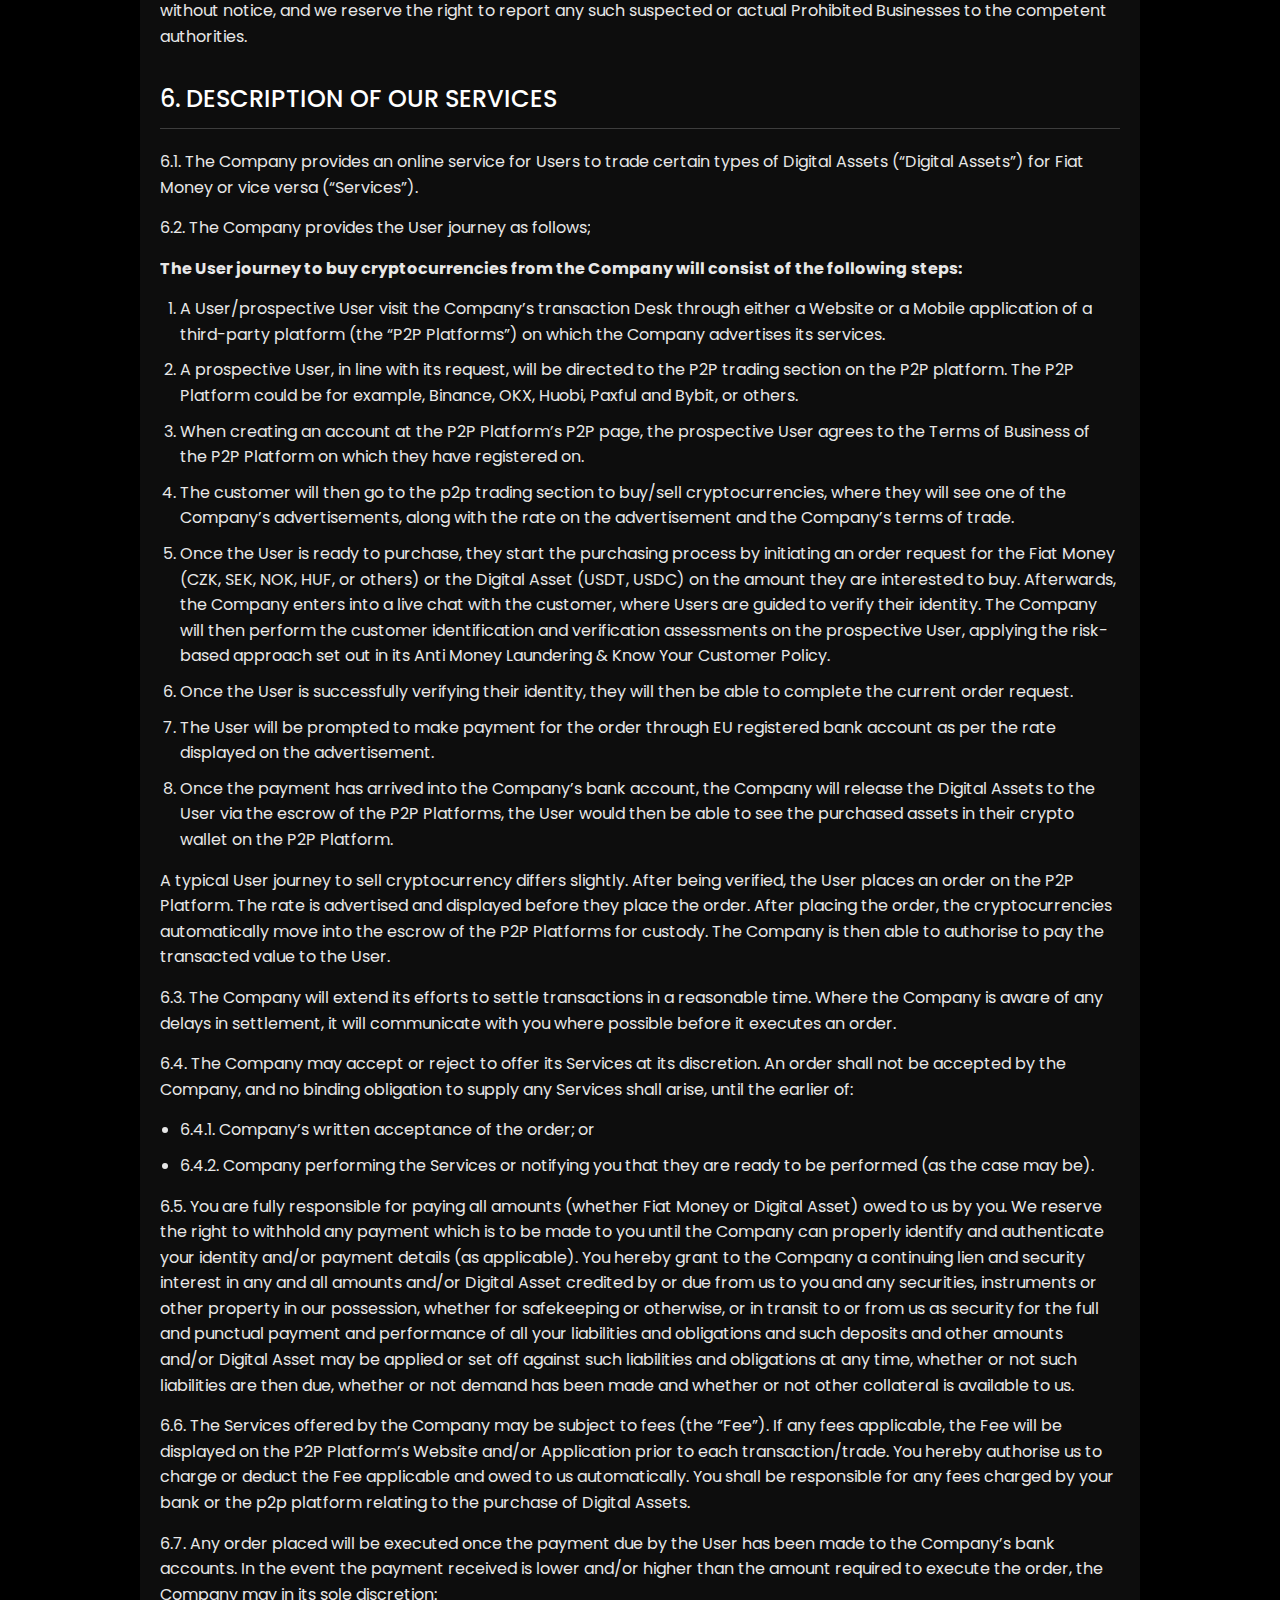
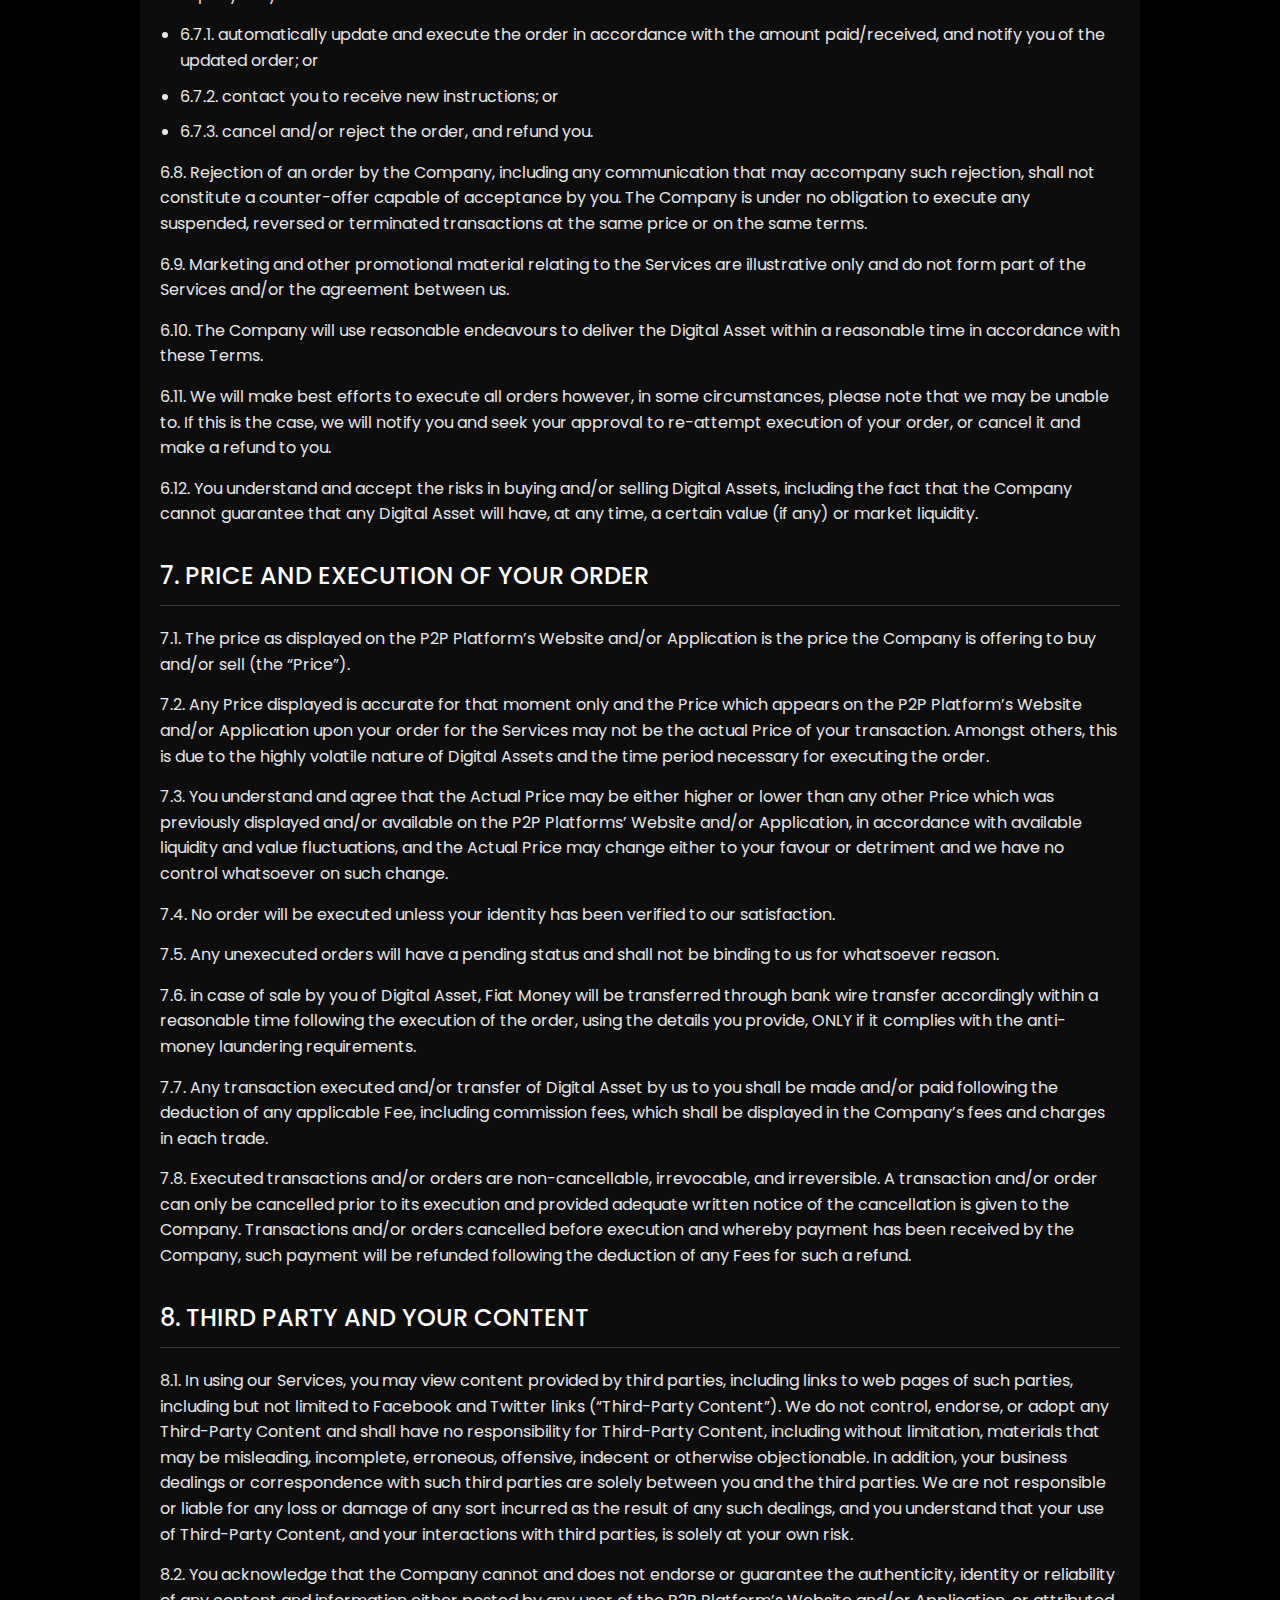
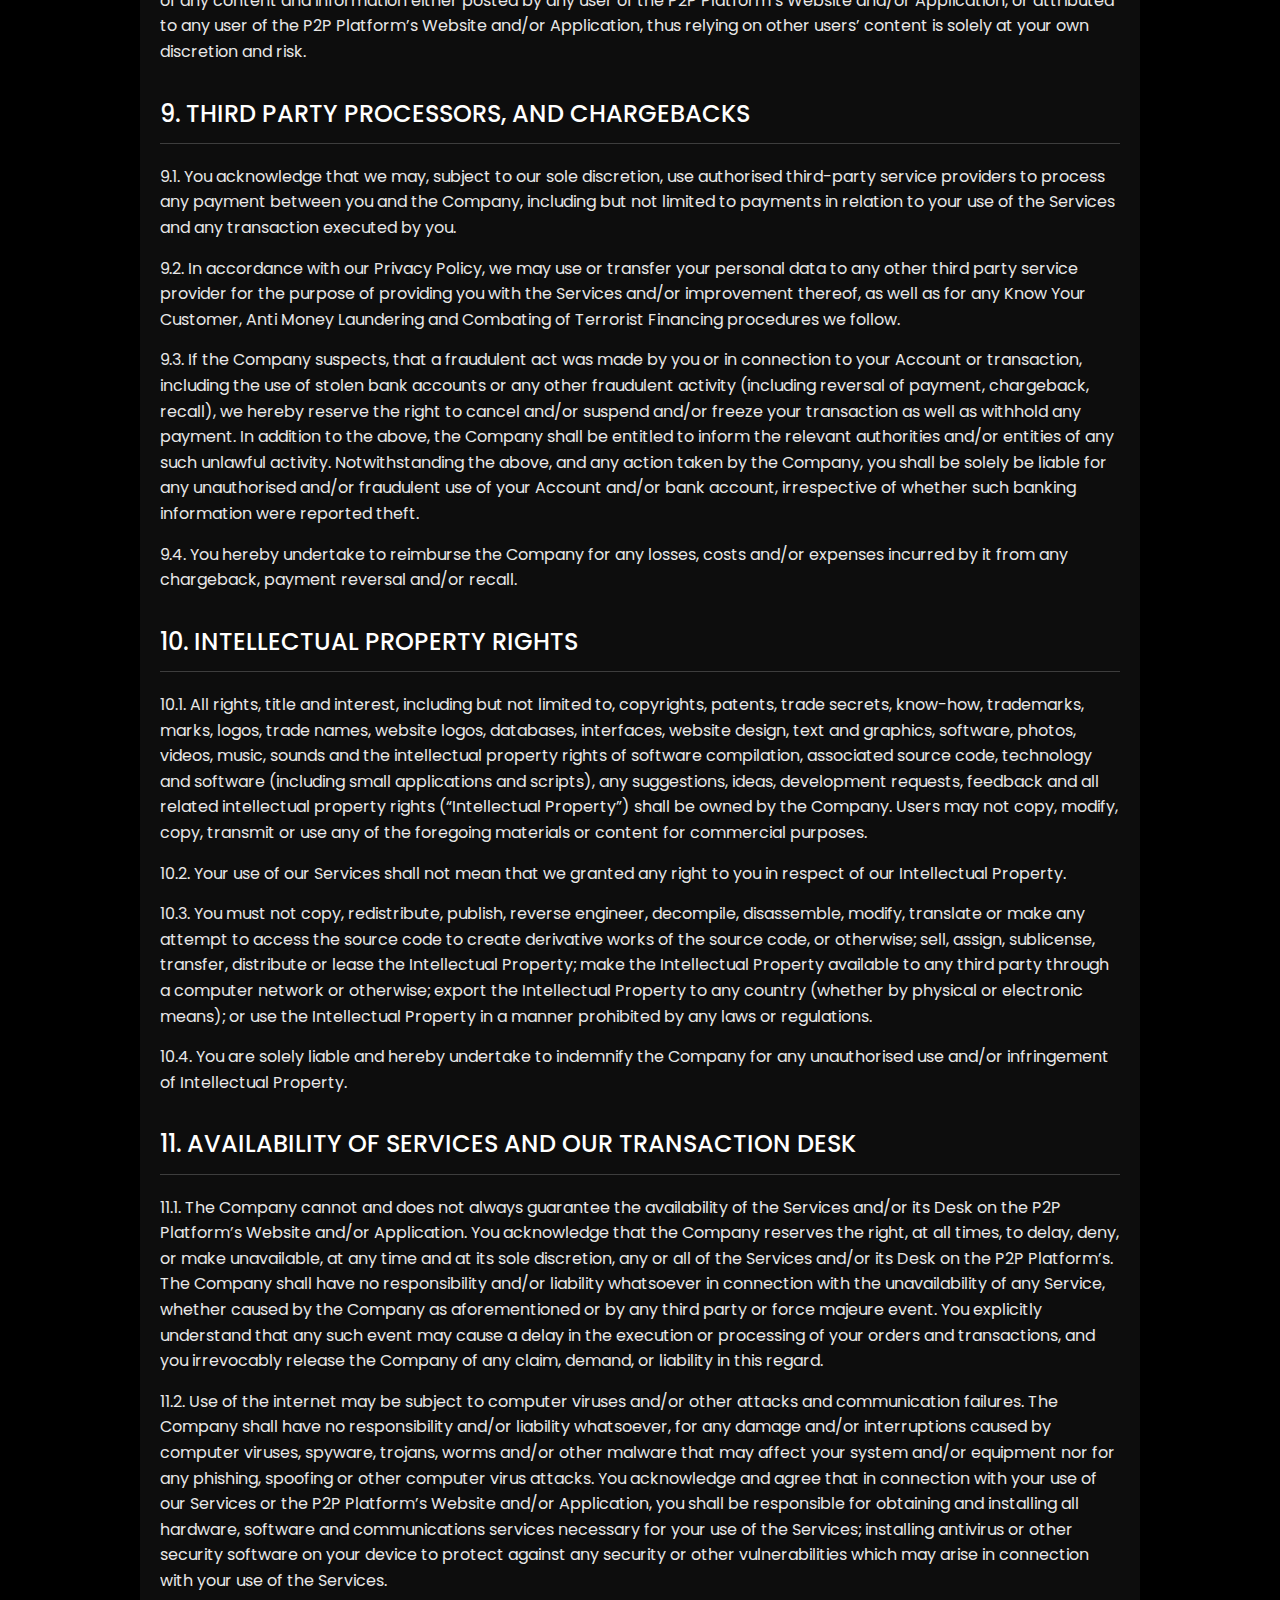
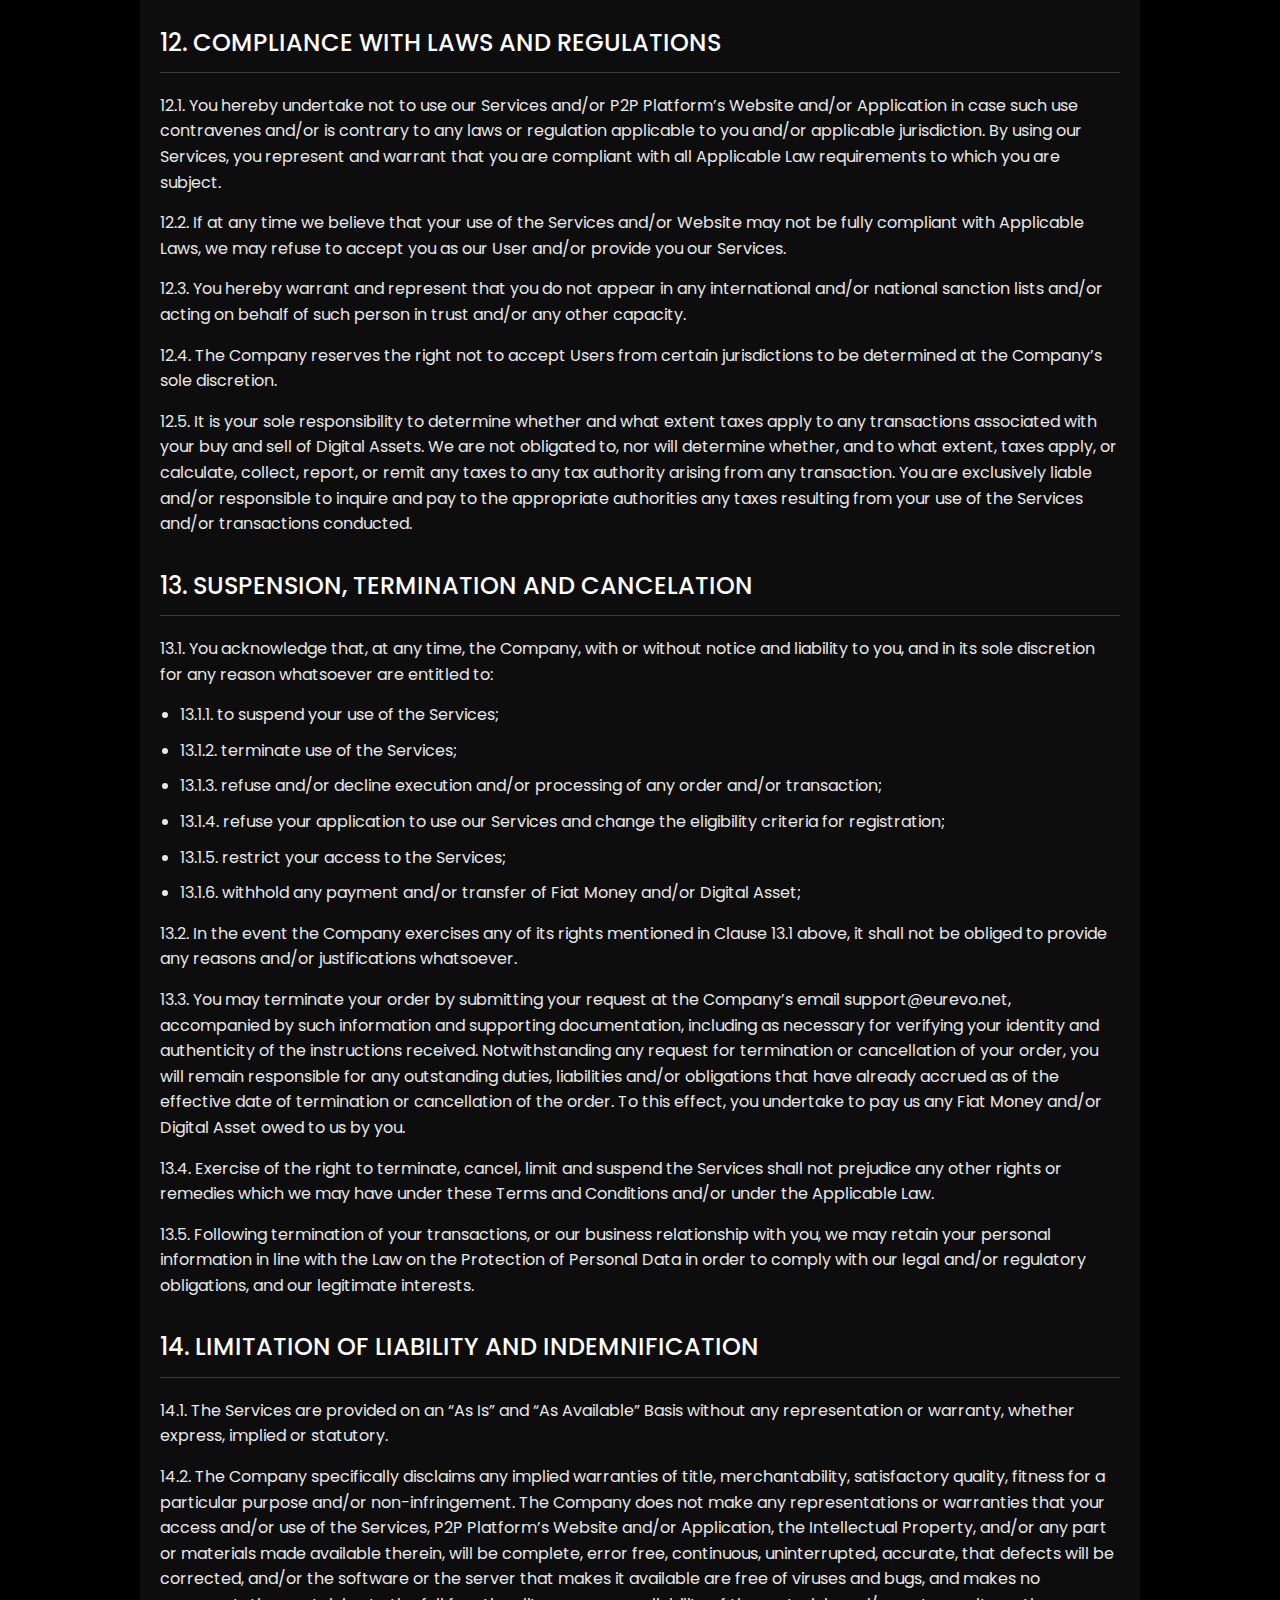
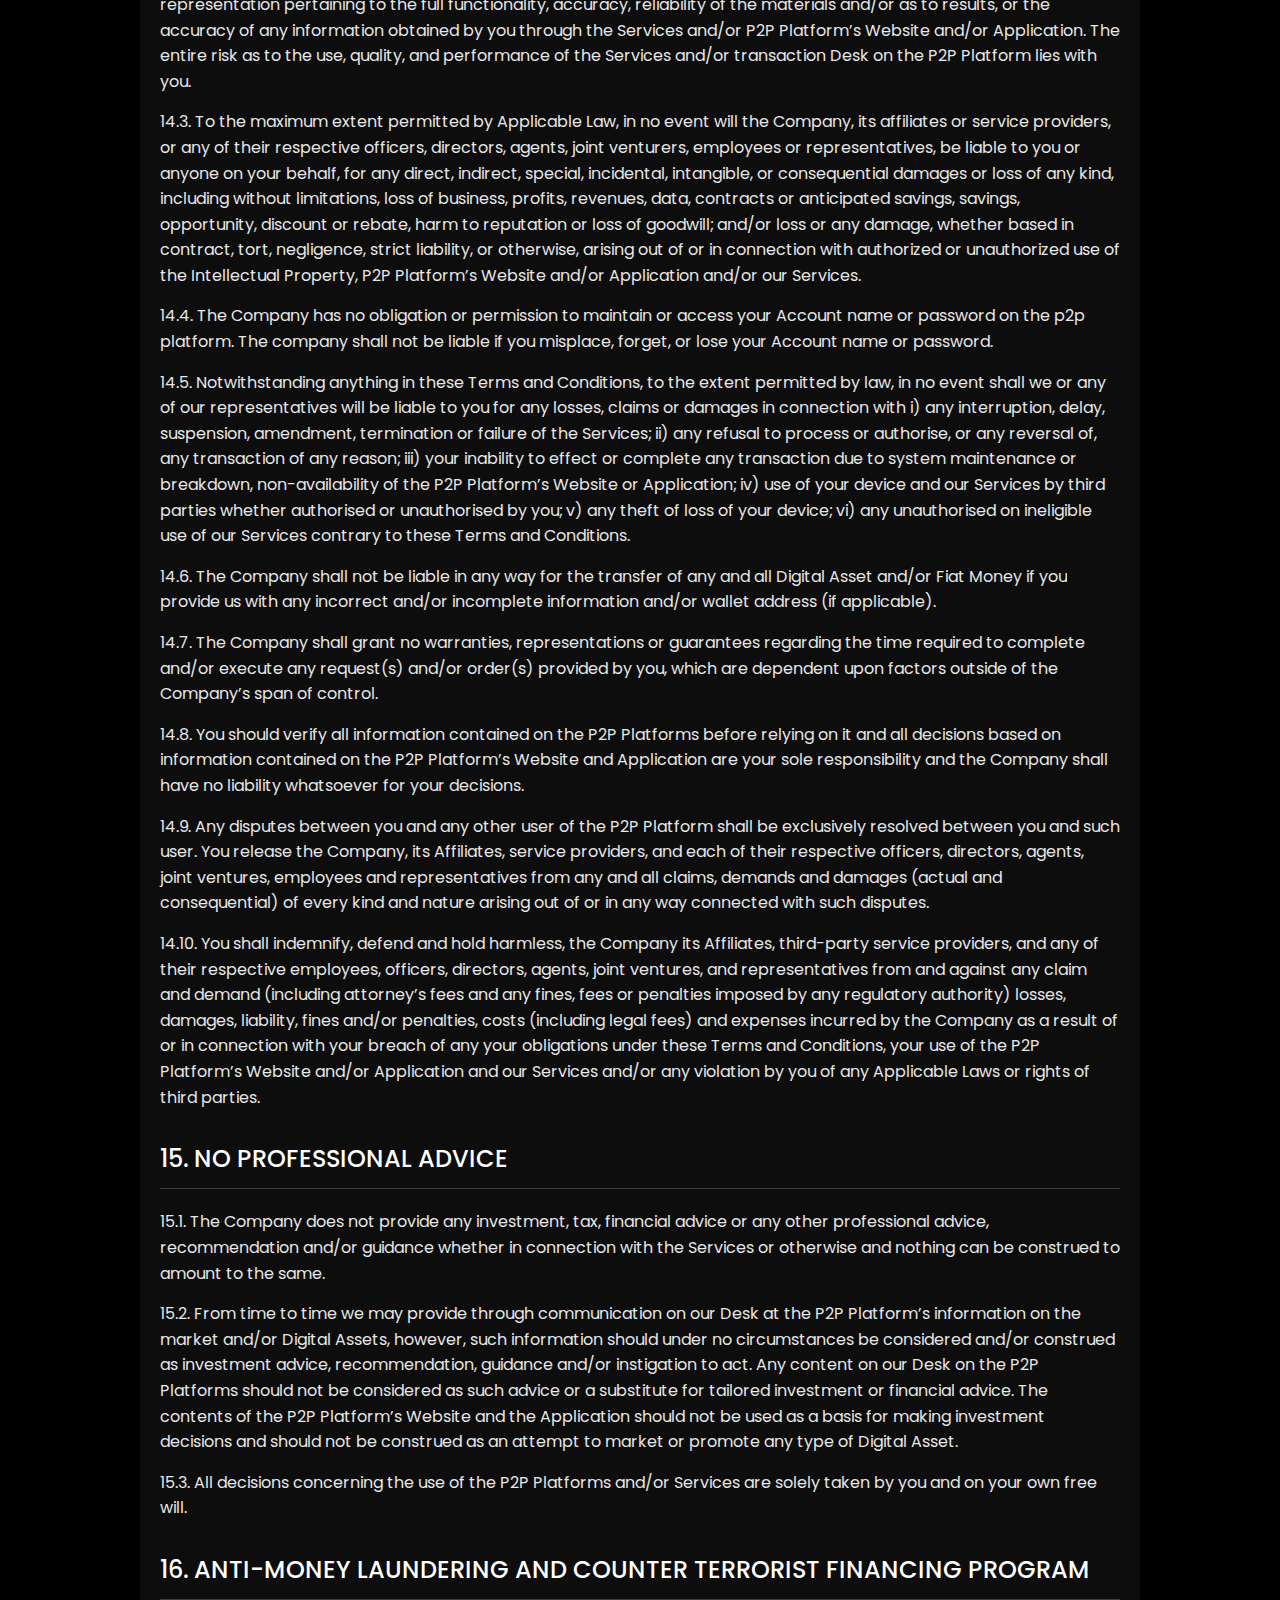
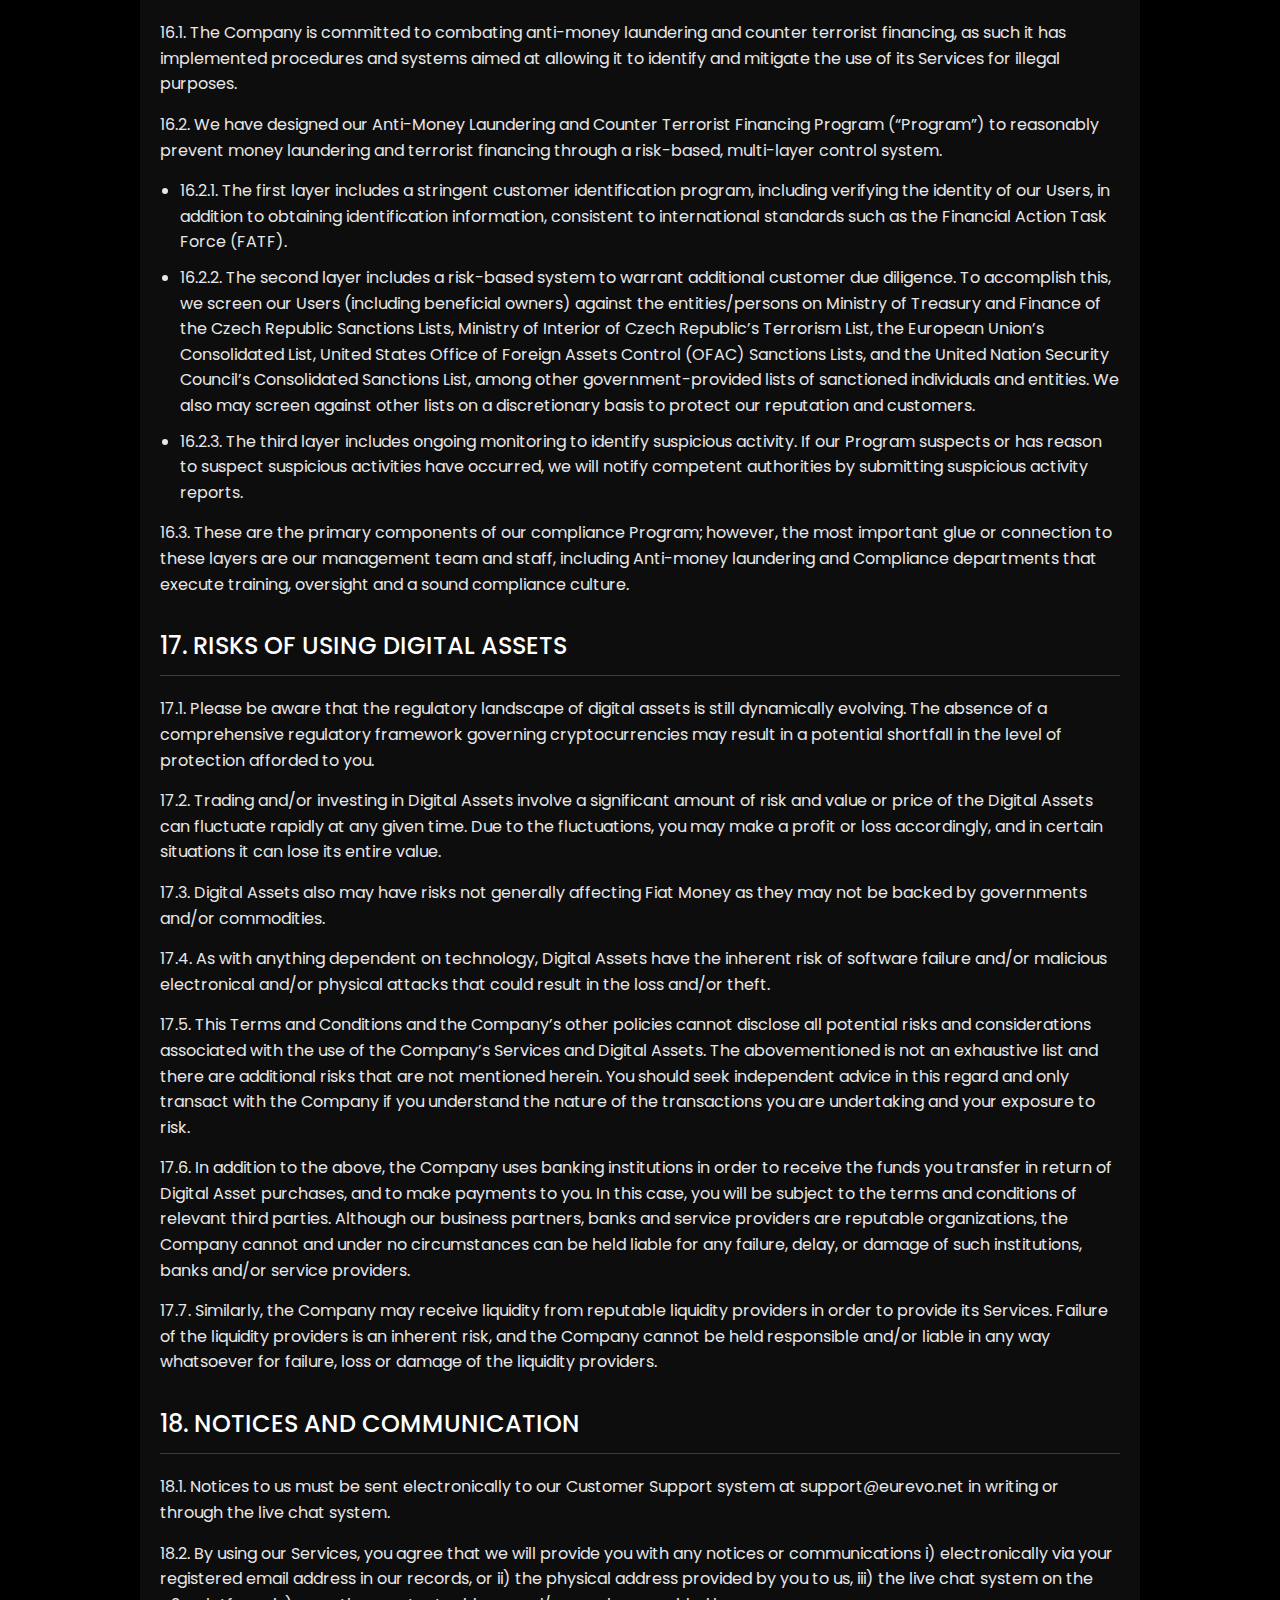
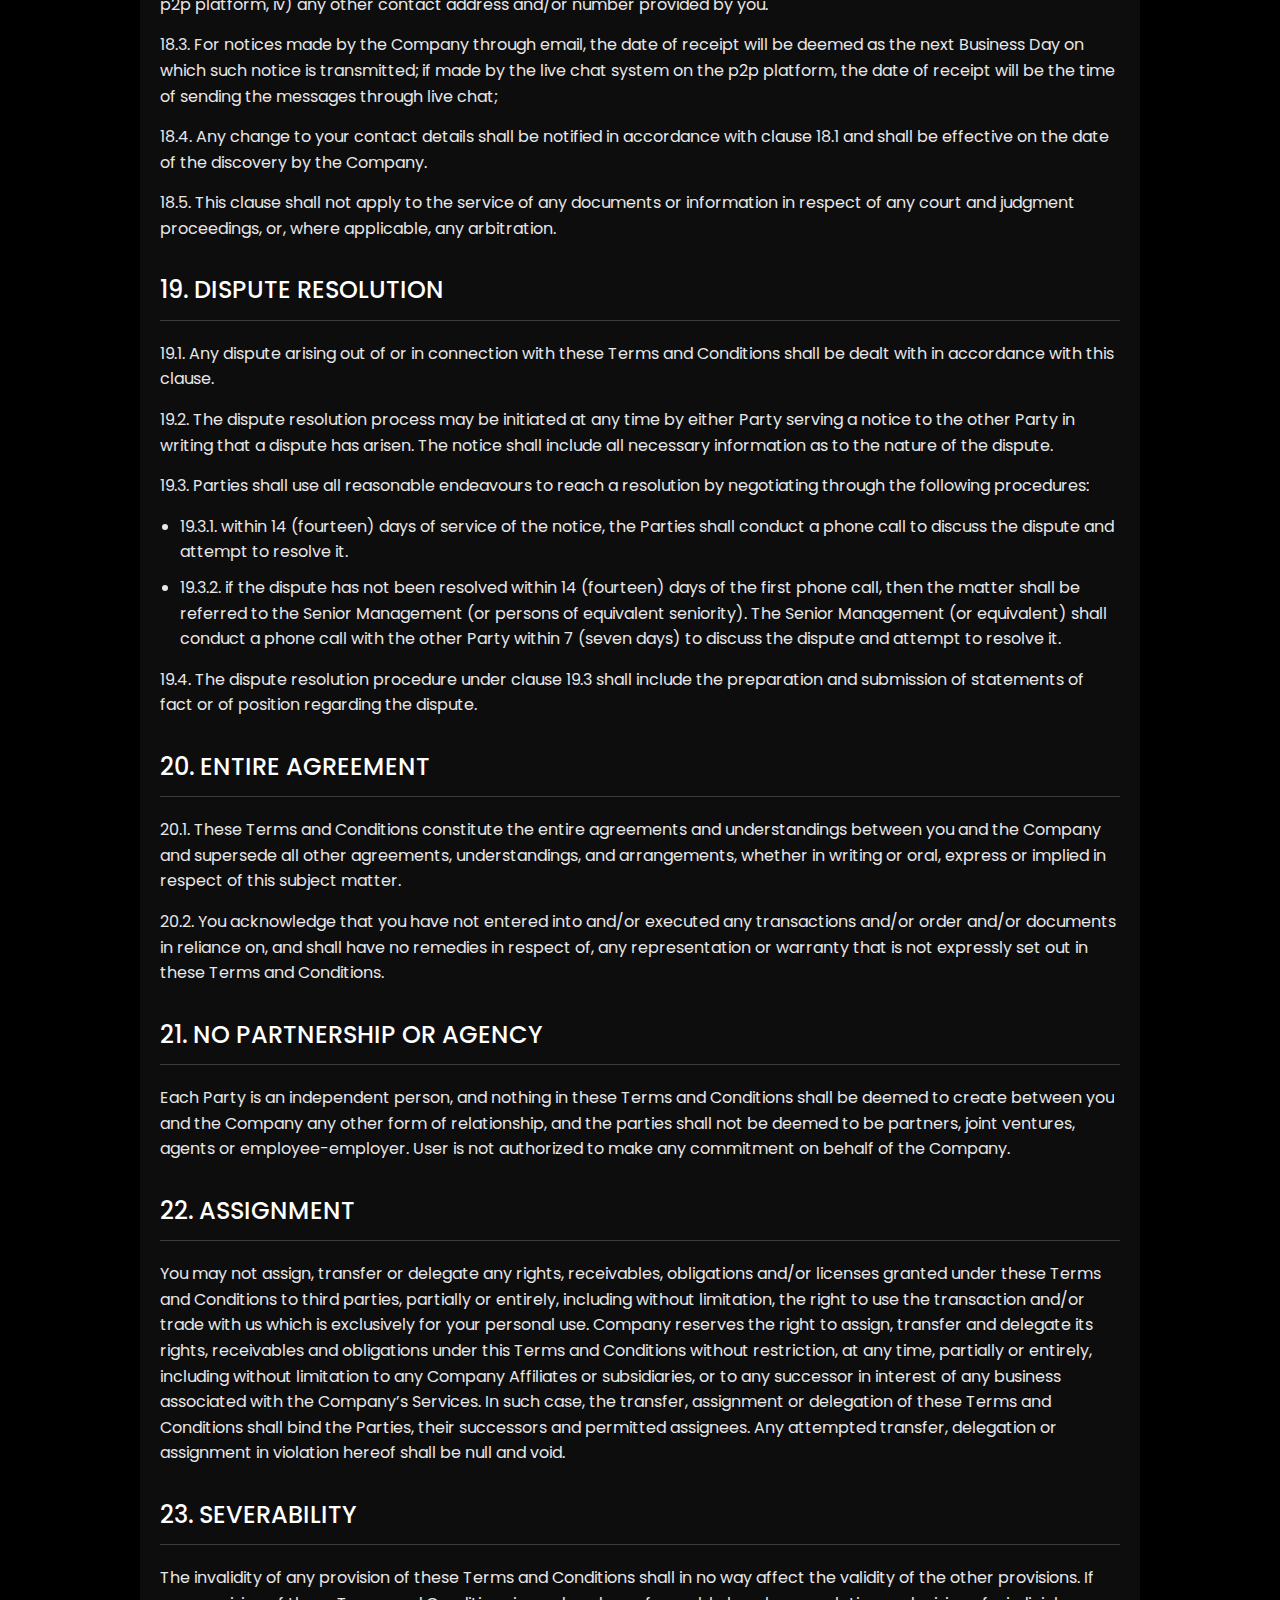
<file: terms-conditions.html>
<!DOCTYPE html>
<html lang="en">
<head>
    <meta charset="UTF-8">
    <meta name="viewport" content="width=device-width, initial-scale=1.0">
    <title>Terms & Conditions | EUREVO</title>
    <link href='https://fonts.googleapis.com/css?family=Poppins' rel='stylesheet'>
    <style>
        body {
            background-color: black;
            margin: 0;
            padding: 20px;
            color: white;
            font-family: 'Poppins', sans-serif;
            line-height: 1.6;
            width: 100%;
            max-width: 100vw;
            min-height: 100vh;
            overflow-x: hidden !important;
            box-sizing: border-box;
        }
        .container {
            max-width: 1000px;
            margin: 0 auto;
            background-color: rgba(255, 255, 255, 0.05);
            padding: 20px;
            border-radius: 10px;
            width: 100%;
            box-sizing: border-box;
        }
        .back-home {
            display: block;
            font-size: clamp(14px, 2.5vw, 16px);
            color: white;
            margin-bottom: 20px;
        }
        h1 {
            font-size: clamp(24px, 5vw, 32px);
            font-weight: 600;
            text-align: center;
            margin-bottom: 20px;
        }
        h2 {
            font-size: clamp(18px, 4vw, 24px);
            font-weight: 500;
            margin-top: 30px;
            border-bottom: 1px solid rgba(255, 255, 255, 0.2);
            padding-bottom: 10px;
        }
        h3 {
            font-size: clamp(16px, 3.5vw, 20px);
            font-weight: 500;
            margin-top: 25px;
        }
        p {
            margin: 15px 0;
            opacity: 0.9;
            font-size: clamp(14px, 2.5vw, 16px);
        }
        em {
            opacity: 0.7;
        }
        a {
            color: white;
            text-decoration: none;
        }
        a:hover {
            text-decoration: underline;
        }
        ul, ol {
            margin: 15px 0;
            padding-left: 20px;
        }
        li {
            margin: 10px 0;
            color: white;
            font-size: clamp(14px, 2.5vw, 16px);
            opacity: 0.9;
        }
        .footer {
            margin-top: 78px;
            display: flex;
            align-items: center;
            justify-content: center;
            flex-direction: column;
            gap: 52px;
            width: 100%;
            max-width: 100vw;
            box-sizing: border-box;
            padding: 30px 20px;
            overflow-x: hidden !important;
        }
        .footer-up {
            text-align: center;
            color: rgba(255, 255, 255, 0.40);
            font-size: clamp(12px, 2.5vw, 16px);
            line-height: 118.178%;
            letter-spacing: -0.48px;
            max-width: 1000px;
            width: 100%;
        }
        .footer-down {
            display: flex;
            flex-direction: row;
            justify-content: space-between;
            width: 100%;
            max-width: 1000px;
            flex-wrap: wrap;
            gap: 20px;
            box-sizing: border-box;
        }
        .footer-down-left {
            color: rgba(255, 255, 255, 0.40);
            font-size: clamp(12px, 2.5vw, 16px);
            line-height: 118.178%;
            letter-spacing: -0.48px;
            text-decoration: none;
            white-space: normal;
        }
        .footer-down-right {
            display: flex;
            flex-direction: row;
            gap: 32px;
            flex-wrap: wrap;
        }
        .footer-link {
            color: rgba(255, 255, 255, 0.40);
            font-size: clamp(12px, 2.5vw, 16px);
            line-height: 118.178%;
            letter-spacing: -0.48px;
            text-decoration: none;
        }
        .footer-link:hover {
            text-decoration: none !important;
        }
        @media (max-width: 768px) {
            body {
                padding: 10px;
                width: 100%;
                max-width: 100vw;
                overflow-x: hidden !important;
            }
            .container {
                padding: 15px;
                width: 100%;
                max-width: 100vw;
                margin: 0 auto;
                border-radius: 8px;
            }
            .back-home {
                margin-bottom: 15px;
            }
            h1 {
                font-size: clamp(20px, 5vw, 28px);
                margin-bottom: 15px;
            }
            h2 {
                font-size: clamp(16px, 4vw, 20px);
                margin-top: 20px;
                padding-bottom: 8px;
            }
            h3 {
                font-size: clamp(14px, 3.5vw, 18px);
                margin-top: 20px;
            }
            p {
                margin: 10px 0;
                font-size: clamp(12px, 2.5vw, 14px);
            }
            ul, ol {
                margin: 10px 0;
                padding-left: 15px;
            }
            li {
                margin: 8px 0;
                font-size: clamp(12px, 2.5vw, 14px);
            }
            .footer {
                margin-top: 50px;
                gap: 30px;
                padding: 20px 10px;
            }
            .footer-down {
                flex-direction: column;
                align-items: center;
                text-align: center;
            }
            .footer-down-right {
                justify-content: center;
                gap: 16px;
            }
            .footer-up {
                font-size: clamp(10px, 2vw, 12px);
            }
            .footer-down-left, .footer-link {
                font-size: clamp(10px, 2vw, 12px);
            }
        }
    </style>
</head>
<body>
    <div class="container">
        <a href="index.html" class="back-home">Back Home</a>
        <h1>Terms &amp; Conditions</h1>
        <p><em>Version: 01</em></p>
        <p><em>Last Updated: 20.04.2024</em></p>

        <h2>1. INTRODUCTION AND ACCEPTANCE OF TERMS AND CONDITIONS</h2>
        <p>1.1. These Terms and Conditions of Service (“Terms and Conditions”) are entered into between you (“User”, “user”, “You”, or “you”) and EUREVO Evolution s.r.o (“Company”), the Company, “we”, “us” or “our”) registered in Cimburkova 916/8, Žižkov, 130 00 Prague 3, Czech Republic, constitute the mutual agreement and understanding regarding the use of and access to any part or all of the Services.</p>
        <p>The Company and User may be herein collectively referred to as “Parties” and separately as “Party”.</p>
        <p>1.2. By visiting, accessing, or using the Company’s transaction Desk on the P2P Platform(s), you acknowledge that you have read, understood, and unconditionally agreed to be bound by this consent to the Terms and Conditions, so please read them carefully.</p>
        <p>1.3. The Company may at any time, without notice, amend or modify the Terms and Conditions. Please note that it is your responsibility to check these Terms and Conditions periodically for changes and that your continued use of the Services offered by the Company following the posting of any changes to the Terms and Conditions indicates your acceptance of any such changes.</p>

        <h2>2. DEFINITIONS</h2>
        <p>
            <strong>“Account”</strong> means User’s existing account registered in P2P Platforms. Users cannot create an account with the Company.<br>
            <strong>“Affiliate”</strong> means a person, entity or company directly or indirectly, controlling, controlled by or under direct or indirect common control with another person, entity or company;<br>
            <strong>“Applicable Law”</strong> means any law, rule, statute, subordinate legislation, regulation, by-law, order, ordinance, notification, protocol, guideline, treaty, policy, as well as any judicial, arbitral, administrative, ministerial, or departmental judgment, award, decree, directive, or other requirement that is published or in force at any time and which applies to or is otherwise intended to govern or regulate any person, property, transaction, activity, event, or other matter. This includes any rule, order, judgment, directive, or other requirement or guideline issued by any governmental or regulatory authority;<br>
            <strong>“Business Day(s)”</strong> means any day except any Saturday, Sunday or public holiday which banking institutions are open for normal business activities in Czech Republic;<br>
            <strong>“Desk”</strong> means the dedicated place where the Company’s advertisements are published on the P2P Platforms’ Website and/or Mobile Application;<br>
            <strong>“Digital Asset”</strong> means a representation of digital value that is possessed by the Company and made available to Users;<br>
            <strong>“Fees”</strong> means all fees imposed by us for the use of the Services;<br>
            <strong>“the Company”</strong> or <strong>“Company”</strong> shall have the meaning ascribed to the term in Clause 1.1;<br>
            <strong>“User”</strong> means the individual who is the user of the Services;<br>
            <strong>“Program”</strong> means the Anti Money Laundering and Counter Terrorist Financing Program executed by the Company;<br>
            <strong>“P2P Platform”</strong> means the Website and/or Mobile Application run by the crypto currency exchanges that allow crypto peer-to-Peer trading such as Binance, OKX, Paxful.com, Bybit, and others, on which we list our sell/buy ads;<br>
            <strong>“Our Website”</strong> means the website at “eurevo.net”;<br>
            <strong>“Services”</strong> means all related features, services, content, and applications that are made available by Company to you and described in Clause 6.
        </p>

        <h2>3. INTERPRETATION</h2>
        <p>3.1. You can access our Services by locating our advertises on the P2P Platform of the major crypto exchanges, by clicking on the “buy or sell” button there. A description of our Services is contained in Clause 6 of these Terms and Conditions.</p>
        <p>3.2. As described in these Terms and Conditions, you agree to be legally bound by these Terms and Conditions and all terms incorporated by reference. If you do not agree to be bound by these Terms and Conditions, do not access, or use the Services.</p>
        <p>3.3. To the fullest extent permissible pursuant to Applicable Laws, the Company reserves the right to change or modify the Terms and Conditions, and any policy or guideline of the Company, at any time and at our sole discretion.</p>
        <p>3.4. To the fullest extent permitted under Applicable Law, if you continue to use the Services after the Company updates the Terms and Conditions, you agree to be bound by the updated Terms and Conditions. The User acknowledges that they understand the terms and conditions applicable to his or her access to and use of the Services and agrees to review the Terms and Conditions frequently.</p>
        <p>3.5. These Terms and Conditions, and any terms expressly incorporated herein apply to your access to, and use of, any Services provided by us. The Terms and Conditions take precedence over and do not alter in any way the terms or conditions of any other agreement you may have with us for products, services or otherwise. If you are using the Services on behalf of a legal entity, you represent and warrant that (a) such legal entity is duly organised and validly existing under the applicable laws of the jurisdiction of its organisation and (b) you are authorised to accept the Terms and Conditions on such entity’s behalf and that such entity agrees to be responsible to us if you violate the Terms and Conditions, (c) you are authorised to execute transactions on behalf of the legal entity.</p>
        <p>3.6. Please read the Terms and Conditions, and any document referred to in them very carefully. If there is anything that you do not understand in the Terms and Conditions, and any document referred to herein, please discuss this matter with us and seek the necessary clarification.</p>
        <p>3.7. Any formal communication with you will be undertaken through electronic mail and live chat unless otherwise instructed. You agree that the relevant documents will be sent to you by electronic mail and that you will deliver any documents to us by the same means.</p>

        <h2>4. ELIGIBILITY AND PROHIBITION OF USING OUR SERVICES</h2>
        <p>4.1. The Services are intended solely for Users who are natural persons aged 18 or older. By requesting to use the Company’s Services, you have represented, warranted and accepted that;</p>
        <ul>
            <li>4.1.2 you are of sound mind and capable of taking responsibility for your own actions, you have the full legal capacity, right, power and authority to accept these Terms and Conditions and enter into transactions with us;</li>
            <li>4.1.3. you are not located in or a resident of the jurisdiction of any Country that is notified to be subject to prohibitions or restrictions on accessing or using Company’s Services;</li>
            <li>4.1.4. all information and details that you submit to us during the use of our Services are true, current, complete and not misleading and, match the name(s) on the identity document(s) or other bank accounts to be used to receive the Digital Assets in exchange for Fiat Money and vice versa;</li>
            <li>4.1.5. you will not use the Services to pay for, support or engage in any illegal activities;</li>
            <li>4.1.6. you will not use methods to conceal the location from which you access the P2P Platform, and our Services, and that you will disclose to the Company, your accurate and true location. Should the Company determine on its sole discretion that your transactions or your transaction requests is suspicious or related to any prohibited activity or illegitimate operation, the Company may cancel, suspend, block any outstanding transactions, or deny any new transactions;</li>
            <li>4.1.7. you will use our Services and Intellectual Property solely for your own personal use and not for any commercial purposes;</li>
            <li>4.1.8. You shall not to act as intermediary, agent, advisor or in any fiduciary capacity;</li>
            <li>4.1.9. you are the beneficial owner of your Account and any Digital Asset or Fiat Money subject to these Terms and Conditions, and forming the subject matter of the Services and not acting on behalf of or representing any other natural person, legal person or legal entity;</li>
            <li>4.1.10. you will not manipulate the Services in any way. Such manipulation includes amongst others, the use of automated systems (i.e. bots, software and/or system) or any other use which cannot be considered as typical trading behaviour of human beings;</li>
            <li>4.1.11. you will notify us immediately of any unauthorised use of your Account or password, suspected compromise of login information, or any other breach of security. You warrant, represent, and agree to be solely responsible for maintaining your personal details confidential and safeguarding your Digital Assets. Any compromise of your Account login information may expose your Account to unauthorised access which may result in theft or loss;</li>
            <li>4.1.12. The Service is designed for your personal use only, and not for the use or access by any third party. In any event, you are fully responsible for all acts or omissions of any third party accessing and/or using your Account.</li>
        </ul>

        <h2>5. PROHIBITED BUSINESSES</h2>
        <p>5.1. Any use of our Services in connection with any of the following categories of activities or businesses is prohibited (“Prohibited Businesses”), and we always reserve the right to monitor your transactions that are related to any of the following Prohibited Businesses:</p>
        <ol>
            <li>unlicensed money service businesses, including but not limited to payment services providers, the sale of money orders or cashier’s checks or any money transmitter activities.</li>
            <li>any business relationships with banks or financial institutions that do not maintain a physical presence in any count (i.e., a prohibited “Shell Bank”), or that have financial activities or services that do not comply with, or would cause the Company, as applicable, not to be in compliance with any laws, regulations, or other legal authority orders applicable to us, or applicable to the regulated financial services or activities in question.</li>
            <li>adult content and services, including but not limited to any types of pornography and other obscene materials (including literature, image and other media), sites offering any sexually-related services such as prostitution, escorts, pay-per view, and adult live chat features;</li>
            <li>deceptive marketing and false advertising services;</li>
            <li>religious and/or spiritual organisations.</li>
            <li>unlicensed sale of weapons of any kind, including but not limited to arms, ammunition, knives, explosives, or related accessories;</li>
            <li>certain regulated products and services, including but not limited to marijuana dispensaries and related businesses; sale of tobacco, e-cigarettes, and e-liquid; online prescription or pharmaceutical services; age restricted goods or services; and toxic, flammable, and radioactive materials;</li>
            <li>pseudo-pharmaceuticals, companies manufacturing and or selling untested or unapproved pharmaceuticals;</li>
            <li>drugs and drug paraphernalia, including but not limited to, sale of narcotics, controlled substances, and any equipment designed for making or using drugs, such as bongs, vaporizers and hookahs;</li>
            <li>gambling activities, including but not limited to sports betting, casino games, horse racing, dog racing, lotteries, games of chance, sweepstakes, games of skill that may be classified as gambling (i.e. poker), or other activities that facilitate any of the foregoing;</li>
            <li>money-laundering, fraud, terrorist financing, or any other type of financial crimes;</li>
            <li>any sort of Ponzi scheme, pyramid scheme, or multi-level marketing program;</li>
            <li>goods or services that infringe or violate any copyright, trademark, or proprietary rights under the laws of any jurisdiction;</li>
            <li>layaway systems, or annuities;</li>
            <li>counterfeit or unauthorized goods, including but not limited to the sale, resale of fake or “novelty” IDs, and the sale of goods or services that are illegally imported or exported or which are stolen;</li>
            <li>wash trading, front-running, insider trading, market manipulation or other forms of market-based fraud or deceit;</li>
            <li>purchasing goods of any type from hidden service markets or “Darknet” markets, or any other service or website that acts as a marketplace for illegal goods (even though such marketplace might also sell legal goods);</li>
            <li>any other matters, goods, or services that from time to time we deem to be unacceptable or of high risk, and which, for example, may be restricted by our and your bank;</li>
            <li>any other unlawful activities which would, in our sole discretion, violate, or assist in violation of, any law, statute, ordinance, or regulation, sanctions programs administered in the countries where we conduct business, or which would involve proceeds of any unlawful activities;</li>
            <li>Shell Banks or financial institutions that have customers that are Shell Banks;</li>
            <li>entities with bearer share ownership;</li>
            <li>defence industry, rearms and munitions manufacturers;</li>
            <li>nuclear energy;</li>
            <li>restricted financial services, including but not limited to credit repair, debt settlement, refinance, bail bonds, collections agencies; or</li>
            <li>transactions or business involving ivory and protected species.</li>
        </ol>
        <p>5.2. In the event that we learn or reasonably suspect, in our sole discretion, that your transactions or Account is or may be associated with any of the Prohibited Businesses as set forth above, we will consider it to be a violation of these Terms and Conditions and may cancel, suspend or terminate and/or block transactions or freeze your funds immediately without notice, and we reserve the right to report any such suspected or actual Prohibited Businesses to the competent authorities.</p>

        <h2>6. DESCRIPTION OF OUR SERVICES</h2>
        <p>6.1. The Company provides an online service for Users to trade certain types of Digital Assets (“Digital Assets”) for Fiat Money or vice versa (“Services”).</p>
        <p>6.2. The Company provides the User journey as follows;</p>
        <p><strong>The User journey to buy cryptocurrencies from the Company will consist of the following steps:</strong></p>
        <ol>
            <li>A User/prospective User visit the Company’s transaction Desk through either a Website or a Mobile application of a third-party platform (the “P2P Platforms”) on which the Company advertises its services.</li>
            <li>A prospective User, in line with its request, will be directed to the P2P trading section on the P2P platform. The P2P Platform could be for example, Binance, OKX, Huobi, Paxful and Bybit, or others.</li>
            <li>When creating an account at the P2P Platform’s P2P page, the prospective User agrees to the Terms of Business of the P2P Platform on which they have registered on.</li>
            <li>The customer will then go to the p2p trading section to buy/sell cryptocurrencies, where they will see one of the Company’s advertisements, along with the rate on the advertisement and the Company’s terms of trade.</li>
            <li>Once the User is ready to purchase, they start the purchasing process by initiating an order request for the Fiat Money (CZK, SEK, NOK, HUF, or others) or the Digital Asset (USDT, USDC) on the amount they are interested to buy. Afterwards, the Company enters into a live chat with the customer, where Users are guided to verify their identity. The Company will then perform the customer identification and verification assessments on the prospective User, applying the risk-based approach set out in its Anti Money Laundering & Know Your Customer Policy.</li>
            <li>Once the User is successfully verifying their identity, they will then be able to complete the current order request.</li>
            <li>The User will be prompted to make payment for the order through EU registered bank account as per the rate displayed on the advertisement.</li>
            <li>Once the payment has arrived into the Company’s bank account, the Company will release the Digital Assets to the User via the escrow of the P2P Platforms, the User would then be able to see the purchased assets in their crypto wallet on the P2P Platform.</li>
        </ol>
        <p>A typical User journey to sell cryptocurrency differs slightly. After being verified, the User places an order on the P2P Platform. The rate is advertised and displayed before they place the order. After placing the order, the cryptocurrencies automatically move into the escrow of the P2P Platforms for custody. The Company is then able to authorise to pay the transacted value to the User.</p>
        <p>6.3. The Company will extend its efforts to settle transactions in a reasonable time. Where the Company is aware of any delays in settlement, it will communicate with you where possible before it executes an order.</p>
        <p>6.4. The Company may accept or reject to offer its Services at its discretion. An order shall not be accepted by the Company, and no binding obligation to supply any Services shall arise, until the earlier of:</p>
        <ul>
            <li>6.4.1. Company’s written acceptance of the order; or</li>
            <li>6.4.2. Company performing the Services or notifying you that they are ready to be performed (as the case may be).</li>
        </ul>
        <p>6.5. You are fully responsible for paying all amounts (whether Fiat Money or Digital Asset) owed to us by you. We reserve the right to withhold any payment which is to be made to you until the Company can properly identify and authenticate your identity and/or payment details (as applicable). You hereby grant to the Company a continuing lien and security interest in any and all amounts and/or Digital Asset credited by or due from us to you and any securities, instruments or other property in our possession, whether for safekeeping or otherwise, or in transit to or from us as security for the full and punctual payment and performance of all your liabilities and obligations and such deposits and other amounts and/or Digital Asset may be applied or set off against such liabilities and obligations at any time, whether or not such liabilities are then due, whether or not demand has been made and whether or not other collateral is available to us.</p>
        <p>6.6. The Services offered by the Company may be subject to fees (the “Fee”). If any fees applicable, the Fee will be displayed on the P2P Platform’s Website and/or Application prior to each transaction/trade. You hereby authorise us to charge or deduct the Fee applicable and owed to us automatically. You shall be responsible for any fees charged by your bank or the p2p platform relating to the purchase of Digital Assets.</p>
        <p>6.7. Any order placed will be executed once the payment due by the User has been made to the Company’s bank accounts. In the event the payment received is lower and/or higher than the amount required to execute the order, the Company may in its sole discretion:</p>
        <ul>
            <li>6.7.1. automatically update and execute the order in accordance with the amount paid/received, and notify you of the updated order; or</li>
            <li>6.7.2. contact you to receive new instructions; or</li>
            <li>6.7.3. cancel and/or reject the order, and refund you.</li>
        </ul>
        <p>6.8. Rejection of an order by the Company, including any communication that may accompany such rejection, shall not constitute a counter-offer capable of acceptance by you. The Company is under no obligation to execute any suspended, reversed or terminated transactions at the same price or on the same terms.</p>
        <p>6.9. Marketing and other promotional material relating to the Services are illustrative only and do not form part of the Services and/or the agreement between us.</p>
        <p>6.10. The Company will use reasonable endeavours to deliver the Digital Asset within a reasonable time in accordance with these Terms.</p>
        <p>6.11. We will make best efforts to execute all orders however, in some circumstances, please note that we may be unable to. If this is the case, we will notify you and seek your approval to re-attempt execution of your order, or cancel it and make a refund to you.</p>
        <p>6.12. You understand and accept the risks in buying and/or selling Digital Assets, including the fact that the Company cannot guarantee that any Digital Asset will have, at any time, a certain value (if any) or market liquidity.</p>

        <h2>7. PRICE AND EXECUTION OF YOUR ORDER</h2>
        <p>7.1. The price as displayed on the P2P Platform’s Website and/or Application is the price the Company is offering to buy and/or sell (the “Price”).</p>
        <p>7.2. Any Price displayed is accurate for that moment only and the Price which appears on the P2P Platform’s Website and/or Application upon your order for the Services may not be the actual Price of your transaction. Amongst others, this is due to the highly volatile nature of Digital Assets and the time period necessary for executing the order.</p>
        <p>7.3. You understand and agree that the Actual Price may be either higher or lower than any other Price which was previously displayed and/or available on the P2P Platforms’ Website and/or Application, in accordance with available liquidity and value fluctuations, and the Actual Price may change either to your favour or detriment and we have no control whatsoever on such change.</p>
        <p>7.4. No order will be executed unless your identity has been verified to our satisfaction.</p>
        <p>7.5. Any unexecuted orders will have a pending status and shall not be binding to us for whatsoever reason.</p>
        <p>7.6. in case of sale by you of Digital Asset, Fiat Money will be transferred through bank wire transfer accordingly within a reasonable time following the execution of the order, using the details you provide, ONLY if it complies with the anti-money laundering requirements.</p>
        <p>7.7. Any transaction executed and/or transfer of Digital Asset by us to you shall be made and/or paid following the deduction of any applicable Fee, including commission fees, which shall be displayed in the Company’s fees and charges in each trade.</p>
        <p>7.8. Executed transactions and/or orders are non-cancellable, irrevocable, and irreversible. A transaction and/or order can only be cancelled prior to its execution and provided adequate written notice of the cancellation is given to the Company. Transactions and/or orders cancelled before execution and whereby payment has been received by the Company, such payment will be refunded following the deduction of any Fees for such a refund.</p>

        <h2>8. THIRD PARTY AND YOUR CONTENT</h2>
        <p>8.1. In using our Services, you may view content provided by third parties, including links to web pages of such parties, including but not limited to Facebook and Twitter links (“Third-Party Content”). We do not control, endorse, or adopt any Third-Party Content and shall have no responsibility for Third-Party Content, including without limitation, materials that may be misleading, incomplete, erroneous, offensive, indecent or otherwise objectionable. In addition, your business dealings or correspondence with such third parties are solely between you and the third parties. We are not responsible or liable for any loss or damage of any sort incurred as the result of any such dealings, and you understand that your use of Third-Party Content, and your interactions with third parties, is solely at your own risk.</p>
        <p>8.2. You acknowledge that the Company cannot and does not endorse or guarantee the authenticity, identity or reliability of any content and information either posted by any user of the P2P Platform’s Website and/or Application, or attributed to any user of the P2P Platform’s Website and/or Application, thus relying on other users’ content is solely at your own discretion and risk.</p>

        <h2>9. THIRD PARTY PROCESSORS, AND CHARGEBACKS</h2>
        <p>9.1. You acknowledge that we may, subject to our sole discretion, use authorised third-party service providers to process any payment between you and the Company, including but not limited to payments in relation to your use of the Services and any transaction executed by you.</p>
        <p>9.2. In accordance with our Privacy Policy, we may use or transfer your personal data to any other third party service provider for the purpose of providing you with the Services and/or improvement thereof, as well as for any Know Your Customer, Anti Money Laundering and Combating of Terrorist Financing procedures we follow.</p>
        <p>9.3. If the Company suspects, that a fraudulent act was made by you or in connection to your Account or transaction, including the use of stolen bank accounts or any other fraudulent activity (including reversal of payment, chargeback, recall), we hereby reserve the right to cancel and/or suspend and/or freeze your transaction as well as withhold any payment. In addition to the above, the Company shall be entitled to inform the relevant authorities and/or entities of any such unlawful activity. Notwithstanding the above, and any action taken by the Company, you shall be solely be liable for any unauthorised and/or fraudulent use of your Account and/or bank account, irrespective of whether such banking information were reported theft.</p>
        <p>9.4. You hereby undertake to reimburse the Company for any losses, costs and/or expenses incurred by it from any chargeback, payment reversal and/or recall.</p>

        <h2>10. INTELLECTUAL PROPERTY RIGHTS</h2>
        <p>10.1. All rights, title and interest, including but not limited to, copyrights, patents, trade secrets, know-how, trademarks, marks, logos, trade names, website logos, databases, interfaces, website design, text and graphics, software, photos, videos, music, sounds and the intellectual property rights of software compilation, associated source code, technology and software (including small applications and scripts), any suggestions, ideas, development requests, feedback and all related intellectual property rights (“Intellectual Property”) shall be owned by the Company. Users may not copy, modify, copy, transmit or use any of the foregoing materials or content for commercial purposes.</p>
        <p>10.2. Your use of our Services shall not mean that we granted any right to you in respect of our Intellectual Property.</p>
        <p>10.3. You must not copy, redistribute, publish, reverse engineer, decompile, disassemble, modify, translate or make any attempt to access the source code to create derivative works of the source code, or otherwise; sell, assign, sublicense, transfer, distribute or lease the Intellectual Property; make the Intellectual Property available to any third party through a computer network or otherwise; export the Intellectual Property to any country (whether by physical or electronic means); or use the Intellectual Property in a manner prohibited by any laws or regulations.</p>
        <p>10.4. You are solely liable and hereby undertake to indemnify the Company for any unauthorised use and/or infringement of Intellectual Property.</p>

        <h2>11. AVAILABILITY OF SERVICES AND OUR TRANSACTION DESK</h2>
        <p>11.1. The Company cannot and does not always guarantee the availability of the Services and/or its Desk on the P2P Platform’s Website and/or Application. You acknowledge that the Company reserves the right, at all times, to delay, deny, or make unavailable, at any time and at its sole discretion, any or all of the Services and/or its Desk on the P2P Platform’s. The Company shall have no responsibility and/or liability whatsoever in connection with the unavailability of any Service, whether caused by the Company as aforementioned or by any third party or force majeure event. You explicitly understand that any such event may cause a delay in the execution or processing of your orders and transactions, and you irrevocably release the Company of any claim, demand, or liability in this regard.</p>
        <p>11.2. Use of the internet may be subject to computer viruses and/or other attacks and communication failures. The Company shall have no responsibility and/or liability whatsoever, for any damage and/or interruptions caused by computer viruses, spyware, trojans, worms and/or other malware that may affect your system and/or equipment nor for any phishing, spoofing or other computer virus attacks. You acknowledge and agree that in connection with your use of our Services or the P2P Platform’s Website and/or Application, you shall be responsible for obtaining and installing all hardware, software and communications services necessary for your use of the Services; installing antivirus or other security software on your device to protect against any security or other vulnerabilities which may arise in connection with your use of the Services.</p>

        <h2>12. COMPLIANCE WITH LAWS AND REGULATIONS</h2>
        <p>12.1. You hereby undertake not to use our Services and/or P2P Platform’s Website and/or Application in case such use contravenes and/or is contrary to any laws or regulation applicable to you and/or applicable jurisdiction. By using our Services, you represent and warrant that you are compliant with all Applicable Law requirements to which you are subject.</p>
        <p>12.2. If at any time we believe that your use of the Services and/or Website may not be fully compliant with Applicable Laws, we may refuse to accept you as our User and/or provide you our Services.</p>
        <p>12.3. You hereby warrant and represent that you do not appear in any international and/or national sanction lists and/or acting on behalf of such person in trust and/or any other capacity.</p>
        <p>12.4. The Company reserves the right not to accept Users from certain jurisdictions to be determined at the Company’s sole discretion.</p>
        <p>12.5. It is your sole responsibility to determine whether and what extent taxes apply to any transactions associated with your buy and sell of Digital Assets. We are not obligated to, nor will determine whether, and to what extent, taxes apply, or calculate, collect, report, or remit any taxes to any tax authority arising from any transaction. You are exclusively liable and/or responsible to inquire and pay to the appropriate authorities any taxes resulting from your use of the Services and/or transactions conducted.</p>

        <h2>13. SUSPENSION, TERMINATION AND CANCELATION</h2>
        <p>13.1. You acknowledge that, at any time, the Company, with or without notice and liability to you, and in its sole discretion for any reason whatsoever are entitled to:</p>
        <ul>
            <li>13.1.1. to suspend your use of the Services;</li>
            <li>13.1.2. terminate use of the Services;</li>
            <li>13.1.3. refuse and/or decline execution and/or processing of any order and/or transaction;</li>
            <li>13.1.4. refuse your application to use our Services and change the eligibility criteria for registration;</li>
            <li>13.1.5. restrict your access to the Services;</li>
            <li>13.1.6. withhold any payment and/or transfer of Fiat Money and/or Digital Asset;</li>
        </ul>
        <p>13.2. In the event the Company exercises any of its rights mentioned in Clause 13.1 above, it shall not be obliged to provide any reasons and/or justifications whatsoever.</p>
        <p>13.3. You may terminate your order by submitting your request at the Company’s email <a href="mailto:support@eurevo.net">support@eurevo.net</a>, accompanied by such information and supporting documentation, including as necessary for verifying your identity and authenticity of the instructions received. Notwithstanding any request for termination or cancellation of your order, you will remain responsible for any outstanding duties, liabilities and/or obligations that have already accrued as of the effective date of termination or cancellation of the order. To this effect, you undertake to pay us any Fiat Money and/or Digital Asset owed to us by you.</p>
        <p>13.4. Exercise of the right to terminate, cancel, limit and suspend the Services shall not prejudice any other rights or remedies which we may have under these Terms and Conditions and/or under the Applicable Law.</p>
        <p>13.5. Following termination of your transactions, or our business relationship with you, we may retain your personal information in line with the Law on the Protection of Personal Data in order to comply with our legal and/or regulatory obligations, and our legitimate interests.</p>

        <h2>14. LIMITATION OF LIABILITY AND INDEMNIFICATION</h2>
        <p>14.1. The Services are provided on an “As Is” and “As Available” Basis without any representation or warranty, whether express, implied or statutory.</p>
        <p>14.2. The Company specifically disclaims any implied warranties of title, merchantability, satisfactory quality, fitness for a particular purpose and/or non-infringement. The Company does not make any representations or warranties that your access and/or use of the Services, P2P Platform’s Website and/or Application, the Intellectual Property, and/or any part or materials made available therein, will be complete, error free, continuous, uninterrupted, accurate, that defects will be corrected, and/or the software or the server that makes it available are free of viruses and bugs, and makes no representation pertaining to the full functionality, accuracy, reliability of the materials and/or as to results, or the accuracy of any information obtained by you through the Services and/or P2P Platform’s Website and/or Application. The entire risk as to the use, quality, and performance of the Services and/or transaction Desk on the P2P Platform lies with you.</p>
        <p>14.3. To the maximum extent permitted by Applicable Law, in no event will the Company, its affiliates or service providers, or any of their respective officers, directors, agents, joint venturers, employees or representatives, be liable to you or anyone on your behalf, for any direct, indirect, special, incidental, intangible, or consequential damages or loss of any kind, including without limitations, loss of business, profits, revenues, data, contracts or anticipated savings, savings, opportunity, discount or rebate, harm to reputation or loss of goodwill; and/or loss or any damage, whether based in contract, tort, negligence, strict liability, or otherwise, arising out of or in connection with authorized or unauthorized use of the Intellectual Property, P2P Platform’s Website and/or Application and/or our Services.</p>
        <p>14.4. The Company has no obligation or permission to maintain or access your Account name or password on the p2p platform. The company shall not be liable if you misplace, forget, or lose your Account name or password.</p>
        <p>14.5. Notwithstanding anything in these Terms and Conditions, to the extent permitted by law, in no event shall we or any of our representatives will be liable to you for any losses, claims or damages in connection with i) any interruption, delay, suspension, amendment, termination or failure of the Services; ii) any refusal to process or authorise, or any reversal of, any transaction of any reason; iii) your inability to effect or complete any transaction due to system maintenance or breakdown, non-availability of the P2P Platform’s Website or Application; iv) use of your device and our Services by third parties whether authorised or unauthorised by you; v) any theft of loss of your device; vi) any unauthorised on ineligible use of our Services contrary to these Terms and Conditions.</p>
        <p>14.6. The Company shall not be liable in any way for the transfer of any and all Digital Asset and/or Fiat Money if you provide us with any incorrect and/or incomplete information and/or wallet address (if applicable).</p>
        <p>14.7. The Company shall grant no warranties, representations or guarantees regarding the time required to complete and/or execute any request(s) and/or order(s) provided by you, which are dependent upon factors outside of the Company’s span of control.</p>
        <p>14.8. You should verify all information contained on the P2P Platforms before relying on it and all decisions based on information contained on the P2P Platform’s Website and Application are your sole responsibility and the Company shall have no liability whatsoever for your decisions.</p>
        <p>14.9. Any disputes between you and any other user of the P2P Platform shall be exclusively resolved between you and such user. You release the Company, its Affiliates, service providers, and each of their respective officers, directors, agents, joint ventures, employees and representatives from any and all claims, demands and damages (actual and consequential) of every kind and nature arising out of or in any way connected with such disputes.</p>
        <p>14.10. You shall indemnify, defend and hold harmless, the Company its Affiliates, third-party service providers, and any of their respective employees, officers, directors, agents, joint ventures, and representatives from and against any claim and demand (including attorney’s fees and any fines, fees or penalties imposed by any regulatory authority) losses, damages, liability, fines and/or penalties, costs (including legal fees) and expenses incurred by the Company as a result of or in connection with your breach of any your obligations under these Terms and Conditions, your use of the P2P Platform’s Website and/or Application and our Services and/or any violation by you of any Applicable Laws or rights of third parties.</p>

        <h2>15. NO PROFESSIONAL ADVICE</h2>
        <p>15.1. The Company does not provide any investment, tax, financial advice or any other professional advice, recommendation and/or guidance whether in connection with the Services or otherwise and nothing can be construed to amount to the same.</p>
        <p>15.2. From time to time we may provide through communication on our Desk at the P2P Platform’s information on the market and/or Digital Assets, however, such information should under no circumstances be considered and/or construed as investment advice, recommendation, guidance and/or instigation to act. Any content on our Desk on the P2P Platforms should not be considered as such advice or a substitute for tailored investment or financial advice. The contents of the P2P Platform’s Website and the Application should not be used as a basis for making investment decisions and should not be construed as an attempt to market or promote any type of Digital Asset.</p>
        <p>15.3. All decisions concerning the use of the P2P Platforms and/or Services are solely taken by you and on your own free will.</p>

        <h2>16. ANTI-MONEY LAUNDERING AND COUNTER TERRORIST FINANCING PROGRAM</h2>
        <p>16.1. The Company is committed to combating anti-money laundering and counter terrorist financing, as such it has implemented procedures and systems aimed at allowing it to identify and mitigate the use of its Services for illegal purposes.</p>
        <p>16.2. We have designed our Anti-Money Laundering and Counter Terrorist Financing Program (“Program”) to reasonably prevent money laundering and terrorist financing through a risk-based, multi-layer control system.</p>
        <ul>
            <li>16.2.1. The first layer includes a stringent customer identification program, including verifying the identity of our Users, in addition to obtaining identification information, consistent to international standards such as the Financial Action Task Force (FATF).</li>
            <li>16.2.2. The second layer includes a risk-based system to warrant additional customer due diligence. To accomplish this, we screen our Users (including beneficial owners) against the entities/persons on Ministry of Treasury and Finance of the Czech Republic Sanctions Lists, Ministry of Interior of Czech Republic’s Terrorism List, the European Union’s Consolidated List, United States Office of Foreign Assets Control (OFAC) Sanctions Lists, and the United Nation Security Council’s Consolidated Sanctions List, among other government-provided lists of sanctioned individuals and entities. We also may screen against other lists on a discretionary basis to protect our reputation and customers.</li>
            <li>16.2.3. The third layer includes ongoing monitoring to identify suspicious activity. If our Program suspects or has reason to suspect suspicious activities have occurred, we will notify competent authorities by submitting suspicious activity reports.</li>
        </ul>
        <p>16.3. These are the primary components of our compliance Program; however, the most important glue or connection to these layers are our management team and staff, including Anti-money laundering and Compliance departments that execute training, oversight and a sound compliance culture.</p>

        <h2>17. RISKS OF USING DIGITAL ASSETS</h2>
        <p>17.1. Please be aware that the regulatory landscape of digital assets is still dynamically evolving. The absence of a comprehensive regulatory framework governing cryptocurrencies may result in a potential shortfall in the level of protection afforded to you.</p>
        <p>17.2. Trading and/or investing in Digital Assets involve a significant amount of risk and value or price of the Digital Assets can fluctuate rapidly at any given time. Due to the fluctuations, you may make a profit or loss accordingly, and in certain situations it can lose its entire value.</p>
        <p>17.3. Digital Assets also may have risks not generally affecting Fiat Money as they may not be backed by governments and/or commodities.</p>
        <p>17.4. As with anything dependent on technology, Digital Assets have the inherent risk of software failure and/or malicious electronical and/or physical attacks that could result in the loss and/or theft.</p>
        <p>17.5. This Terms and Conditions and the Company’s other policies cannot disclose all potential risks and considerations associated with the use of the Company’s Services and Digital Assets. The abovementioned is not an exhaustive list and there are additional risks that are not mentioned herein. You should seek independent advice in this regard and only transact with the Company if you understand the nature of the transactions you are undertaking and your exposure to risk.</p>
        <p>17.6. In addition to the above, the Company uses banking institutions in order to receive the funds you transfer in return of Digital Asset purchases, and to make payments to you. In this case, you will be subject to the terms and conditions of relevant third parties. Although our business partners, banks and service providers are reputable organizations, the Company cannot and under no circumstances can be held liable for any failure, delay, or damage of such institutions, banks and/or service providers.</p>
        <p>17.7. Similarly, the Company may receive liquidity from reputable liquidity providers in order to provide its Services. Failure of the liquidity providers is an inherent risk, and the Company cannot be held responsible and/or liable in any way whatsoever for failure, loss or damage of the liquidity providers.</p>

        <h2>18. NOTICES AND COMMUNICATION</h2>
        <p>18.1. Notices to us must be sent electronically to our Customer Support system at <a href="mailto:support@eurevo.net">support@eurevo.net</a> in writing or through the live chat system.</p>
        <p>18.2. By using our Services, you agree that we will provide you with any notices or communications i) electronically via your registered email address in our records, or ii) the physical address provided by you to us, iii) the live chat system on the p2p platform, iv) any other contact address and/or number provided by you.</p>
        <p>18.3. For notices made by the Company through email, the date of receipt will be deemed as the next Business Day on which such notice is transmitted; if made by the live chat system on the p2p platform, the date of receipt will be the time of sending the messages through live chat;</p>
        <p>18.4. Any change to your contact details shall be notified in accordance with clause 18.1 and shall be effective on the date of the discovery by the Company.</p>
        <p>18.5. This clause shall not apply to the service of any documents or information in respect of any court and judgment proceedings, or, where applicable, any arbitration.</p>

        <h2>19. DISPUTE RESOLUTION</h2>
        <p>19.1. Any dispute arising out of or in connection with these Terms and Conditions shall be dealt with in accordance with this clause.</p>
        <p>19.2. The dispute resolution process may be initiated at any time by either Party serving a notice to the other Party in writing that a dispute has arisen. The notice shall include all necessary information as to the nature of the dispute.</p>
        <p>19.3. Parties shall use all reasonable endeavours to reach a resolution by negotiating through the following procedures:</p>
        <ul>
            <li>19.3.1. within 14 (fourteen) days of service of the notice, the Parties shall conduct a phone call to discuss the dispute and attempt to resolve it.</li>
            <li>19.3.2. if the dispute has not been resolved within 14 (fourteen) days of the first phone call, then the matter shall be referred to the Senior Management (or persons of equivalent seniority). The Senior Management (or equivalent) shall conduct a phone call with the other Party within 7 (seven days) to discuss the dispute and attempt to resolve it.</li>
        </ul>
        <p>19.4. The dispute resolution procedure under clause 19.3 shall include the preparation and submission of statements of fact or of position regarding the dispute.</p>

        <h2>20. ENTIRE AGREEMENT</h2>
        <p>20.1. These Terms and Conditions constitute the entire agreements and understandings between you and the Company and supersede all other agreements, understandings, and arrangements, whether in writing or oral, express or implied in respect of this subject matter.</p>
        <p>20.2. You acknowledge that you have not entered into and/or executed any transactions and/or order and/or documents in reliance on, and shall have no remedies in respect of, any representation or warranty that is not expressly set out in these Terms and Conditions.</p>

        <h2>21. NO PARTNERSHIP OR AGENCY</h2>
        <p>Each Party is an independent person, and nothing in these Terms and Conditions shall be deemed to create between you and the Company any other form of relationship, and the parties shall not be deemed to be partners, joint ventures, agents or employee-employer. User is not authorized to make any commitment on behalf of the Company.</p>

        <h2>22. ASSIGNMENT</h2>
        <p>You may not assign, transfer or delegate any rights, receivables, obligations and/or licenses granted under these Terms and Conditions to third parties, partially or entirely, including without limitation, the right to use the transaction and/or trade with us which is exclusively for your personal use. Company reserves the right to assign, transfer and delegate its rights, receivables and obligations under this Terms and Conditions without restriction, at any time, partially or entirely, including without limitation to any Company Affiliates or subsidiaries, or to any successor in interest of any business associated with the Company’s Services. In such case, the transfer, assignment or delegation of these Terms and Conditions shall bind the Parties, their successors and permitted assignees. Any attempted transfer, delegation or assignment in violation hereof shall be null and void.</p>

        <h2>23. SEVERABILITY</h2>
        <p>The invalidity of any provision of these Terms and Conditions shall in no way affect the validity of the other provisions. If any provision of these Terms and Conditions is rendered unenforceable by a law, regulation or decision of a judicial or administrative authority, the remainder of these Terms and Conditions shall not be affected and shall be construed in accordance with the intent of this agreement to the fullest extent possible under Applicable Law.</p>

        <h2>24. CHANGE OF CONTROL</h2>
        <p>In order for us to meet our legal obligations, or based on our legitimate interests we may need to process your personal data in connection with the negotiations of any acquisition, merger, sale, bankruptcy, or other change of control.</p>

        <h2>25. PERSONAL DATA PROTECTION</h2>
        <p>25.1. As our Privacy policy is represented to your attention on our website <a href="http://www.eurevo.net">www.eurevo.net</a> before you start using our Services, you confirm by initiating a trade, that you have read, understood and accepted our Privacy policy and understand how we process your personal data.</p>
        <p>25.2. We might share and transfer your personal data within the Company entities and its third parties in relation to the delivery of service to you. This will include certain personal information and/or documentation about you, including with respect to a transaction executed by you as needed to complete the transaction and/or as required under any inquiry or in the event of detection or prevention of fraud or money laundering or suspicion of such. In such cases, we will rely on the legal grounds set out in the Law on the Protection of Personal Data. We will however, take all reasonable measures to safeguard your personal data from any unauthorised access.</p>
        <p>25.3. For full and comprehensive information about when and why we collect your personal data, how we use it, the conditions under which we may disclose it and how we keep it secure, please refer to our Privacy policy.</p>

        <h2>26. SURVIVAL</h2>
        <p>All provisions of these Terms and Conditions which by their nature extend beyond the expiration or termination of these Terms and Conditions, including, without limitation, sections pertaining to suspension, termination, and cancellation, debts owed to the Company, general use of the Services, disputes with the Company, limitation of liability, and general provisions shall continue beyond such termination and/or rescission.</p>

        <h2>27. FORCE MAJEURE</h2>
        <p>The Company shall not be liable for any partial or complete, temporary or permanent suspension of its Services or its transaction Desk on P2P Platforms or its delay, failure of performance due to the events beyond control of the Company that cannot be reasonably foreseen, including but not limited to any i) fire, explosions, storms, floods, earthquakes, migration, epidemics, pandemics and other natural disasters, ii) acts of civil or military authorities, terrorists, civil commotion, war, embargoes, mobilisation, riot, occupation, strike or other labour actions, iii) actions of courts or domestic or foreign government authorities, legal impediments v) failure or interruption of telecommunications, information systems or Internet services or network provider services, v) loss or failure of utilities, equipment and/or software or blockchain networks, hard forks vi) delays, failures or interruptions in third party services, including P2P Platforms, vii) viruses, malware, malicious computer codes or hacking of the Company’s services, or viii) other catastrophe or any other occurrence which is beyond Company’s reasonable control. The User shall not have the right to claim the damages incurred due to the delay and the prevention of the performances.</p>

        <h2>28. EVIDENTIAL AGREEMENT</h2>
        <p>In disputes related to these Terms and Conditions, the Company’s electronic and system records, commercial records, book records, microfilm, microfiche and computer records, records on the blockchain network shall constitute binding, conclusive and exclusive evidence.</p>

        <h2>29. THIRD PARTY RIGHTS</h2>
        <p>29.1. Except as specified in Clause 22, a person who is not a party to these Terms and Conditions and the agreement between us shall not have any rights to enforce any of the provisions of these Terms and Conditions.</p>
        <p>29.2. Any Affiliate of the Company shall be entitled to enforce any of the provisions of these Terms and Conditions and the agreement between us. The consent of any such Affiliate is not required in order to rescind or vary these Terms and Conditions or any provisions of them.</p>

        <h2>30. GOVERNING LAW AND JURISDICTION</h2>
        <p>30.1. Each Party agrees that any dispute arising and relating to these Terms and Conditions shall first be resolved by contacting the other Party directly in the attempt to reach an amicable resolution in accordance to Clause 19 above.</p>
        <p>30.2. These Terms and Conditions shall be governed exclusively by the laws of the Czech Republic. Any dispute arising from or in connection with the Terms and Conditions shall be subject to the exclusive jurisdiction of the Czech Republic Courts and Execution Offices.</p>
        <p>30.3. The Parties agree to keep confidential all matters relating to the dispute and related court and judgment proceedings, if any, to the greatest extent practicable.</p>
    </div>
    <div class="footer">
        <div class="footer-down">
            <div class="footer-down-left">Copyright © 2024 — All rights reserved.</div>
            <div class="footer-down-right">
                <a href="privacy-policy.html" class="footer-link">Privacy Policy</a>
                <a href="kyc.html" class="footer-link">Eurevo AML/KYC POLICY</a>
                <a href="terms-conditions.html" class="footer-link">Terms & Conditions</a>
            </div>
        </div>
        <div class="footer-up">
            EUREVO Evolution s.r.o., is a limited liability company registered in Czech Republic (registration number 21462151). The Company is regulated and supervised by the Financial Analytical Office (FAU) to provide services related to virtual assets.
        </div>
    </div>
</body>
</html>
</file>
<file: styles/navigation-bar.css>
.navigation-bar-padding {
    display: flex;
    flex-direction: row;
    justify-content: space-between;
    align-items: center;
    position: fixed;
    width: 100vw;
    padding: 0px 119px;
    top: 32px;
    z-index: 100;
}

.nav-bar-container {
    height: 52px;
    width: 100vw;
    padding: 5px 4px;
    padding-left: 15px;
    display: flex;
    flex-direction: row;
    justify-content: space-between;
    align-items: center;
    border-radius: 22px;
    border: 1px solid #3c3c41;
    background: rgba(0, 0, 0, 0.28);
    backdrop-filter: blur(10.75px);
}

.brand-name {
    font-size: 20px;
    font-weight: 500;
    line-height: 26px;
    letter-spacing: -0.8px;
    cursor: pointer;
    transition: all 0.4s ease;
}

.brand-name:hover {
    scale: 1.1;
}

.pricing-button-container {
    background-color: #303030;
    height: 45px;
    width: 97px;
    border-radius: 19px;
    border: 1px solid;
    border-color: rgb(36, 37, 40);
    display: flex;
    justify-content: center;
    align-items: center;
    cursor: pointer;
    transition: all 0.4s ease;
}

.pricing-button-container:hover {
    scale: 1.05;
}

.pricing-noise-container {
    display: flex;
    justify-content: center;
    align-items: center;
    background-color: #393939;
    height: 37px;
    width: 89px;
    overflow: hidden;
    border-radius: 16px;
    border: 1px solid hsla(235, 5%, 35%, 1);
}

.pricing-text {
    position: absolute;
    text-align: center;
    font-size: 18px;
    font-weight: 500;
    line-height: 23.4px;
    letter-spacing: -0.72px;
}

.links-container {
    display: flex;
    flex-direction: row;
    justify-content: space-between;
    align-items: center;
    gap: 25px;
}

.nav-bar-links {
    text-align: center;
    font-size: 18px;
    cursor: pointer;
    transition: all 0.4s ease;
}

@media (max-width: 1000px) {
    .nav-bar-links {
        display: none;
    }
}

.nav-bar-links:hover {
    scale: 1.05;
}
</file>
<file: styles/general.css>
.bg-container {
  z-index: -99999;
    position: fixed;
    width: 100vw;
    height: 100vh;
    top: 0;
}

.bg-color {
    width: 100%;
    height: 100%;
    object-fit: fill;
}

* {
    font-family: parkinsans;
    color: white;
  
      -webkit-tap-highlight-color: rgba(0, 0, 0, 0);
      margin: 0;
      padding: 0;
      box-sizing: border-box;
      -webkit-font-smoothing: inherit;
    }
    
    input,
    textarea,
    button,
    select,
    a {
      -webkit-tap-highlight-color: rgba(0, 0, 0, 0);
    }
</file>
<file: styles/hero.css>
.hero-padding {
    display: flex;
    justify-content: center;
    width: 100vw;
    padding: 0px 75px;
    margin-top: 185px;    
}

.hero-section {
    max-width: 892px;
    display: flex;
    flex-direction: column;
    align-items: center;
}

.hero-text-container {
    display: flex;
    flex-direction: column;
    align-items: center;
    gap: 16px;
}

.hero-title {
    color: white; 
    text-align: center;
    font-size: 64px;
    line-height: 79.531px;
    letter-spacing: -5.12px;
}

.hero-sub-title {
    max-width: 502px;
    color: rgba(255, 255, 255, 0.80);
    text-align: center;
    font-size: 20px;
    line-height: 29px;
    letter-spacing: -0.8px;
}

.hero-button-bg {
    margin-top: 36px;
    background-color: #303030;
    height: 54px;
    width: 144px;
    border-radius: 20px;
    border: 1px solid #292929;
    border-color: rgb(36, 37, 40);
    display: flex;
    justify-content: center;
    align-items: center;
    cursor: pointer;
    transition: all 0.4s ease;
}

.hero-button-bg:hover {
    scale: 1.05;
}

.started-button-noise-container {
    height: 44px;
}

.get-started-button-noise {
    background-color: #393939;
    height: 44px;
    width: 134px;
    border-radius: 17px;
    border: 1px solid rgba(255, 255, 255, 0.50);
}

.hero-button-text {
    position: absolute;
    text-align: center;
    font-size: 18px;
    white-space: nowrap;
}

.hero-tasks-container{
    display: flex;
    align-items: center;
    justify-content: center;
    margin-top: 135px;
}

@media (max-width: 1050px) {
    .hero-tasks-container {
        flex-direction: column;
        align-items: center;
        gap: 40px;
    }
}

.left-container {
    position: relative;
    left: 123px;
    width: 343px;
    height: 398px;
    background-color: #2E2E2E;
    padding: 24px 23px 23px 24px;
    display: flex;
    flex-direction: column;
    justify-content: center;
    align-items: flex-start;
    gap: 16px;
    border-radius: 47px;
    box-shadow: 0px 0px 16px 2px rgba(255, 255, 255, 0.25) inset;
}

@media (max-width: 1050px) {
    .left-container {
        left: 0px;
    }
}

.top-bar {
    display: flex;
    height: 35px;
    width: 296px;
    padding: 10px;
    align-items: center;
    gap: 6px;
    flex-shrink: 0;
    border-radius: 46px;
    background-color: #2E2E2E;
    box-shadow: 0px 0px 5.3px 1px rgba(0, 0, 0, 0.25);
}

.search-icon {
    width: 23.002px;
    height: 23px;
}

.search-text {
    color: rgba(128, 128, 128, 0.83);
    font-size: 14px;
    font-weight: 500;
    line-height: -15.6px;
}

.left-content-container {
    display: flex;
    flex-direction: column;
    justify-content: center;
    align-items: flex-start;
    gap: 10px;

}

.left-container-content {
    display: flex;
    width: 296px;
    height: 52px;
    padding: 15px 13px;
    align-items: center;
    gap: 10px;
    flex-shrink: 0;
    border-radius: 12px;
    background-color: #353535;
    cursor: pointer;
}

.left-container-content-logo-bg {
    display: flex;
    width: 35px;
    height: 35px;
    justify-content: center;
    align-items: center;
    gap: 10px;
    flex-shrink: 0;
    border-radius: 77px;
    background-color: #3F3F3F;
}

.sunshine-logo {
    width: 23px;
    height: 24px;
    flex-shrink: 0;
    color: #CBCBCB;
}

.upcoming-logo {
    padding: 1px 0px 1px 3px;
    width: 22.801px;
    height: 24px;
}

.left-container-content-title {
    font-size: 14px;
    font-weight: 400;
}

.mid-container {
    background-color: #323232;
    border-radius: 47px;
    box-shadow: 0px 0px 16.6px 18px rgba(80, 80, 80, 0.56) inset, 0px -16px 91.4px -7px rgba(255, 255, 255, 0.16);
    display: flex;
    width: 444px;
    height: 494px;
    padding: 28px;
    flex-direction: column;
    justify-content: space-between;
    align-items: center;
    z-index: 2;
}

.mid-container-top-content {
    display: flex;
    justify-content: space-between;
    align-items: center;
    align-self: stretch;
}

.mid-container-top-left-content {
    display: flex;
    flex-direction: row;
    gap: 10px;
    align-items: center;
    justify-content: center;
}

.mid-container-left-arrow {
    width: 39px;
    height: 39px;
    flex-shrink: 0;
    box-shadow: 0px 0px 5.4px 1px rgba(164, 164, 164, 0.25) inset;
    border-radius: 100px;
    cursor: pointer;
}

.Upcoming-text {
    color: #F2F2F2;
    text-align: center;
    font-size: 18px;
    font-weight: 500;
    line-height: 23.4px;
}

.mid-container-top-right-plus {
    width: 39px;
    height: 39px;
    fill: #2C2C2C;
    box-shadow: 0px 0px 5.4px 1px rgba(164, 164, 164, 0.25) inset;
    border-radius: 100px;
    cursor: pointer;
}

.mid-container-content {
    width: 388px;
    height: 320px;
    display: flex;
    gap: 10px;
    flex-direction: column;
    align-items: center;
    justify-content: center;
}

.mid-container-content-content {
    display: flex;
    width: 388px;
    height: 56px;
    padding: 15px 13px;
    justify-content: space-between;
    align-items: center;
    border-radius: 12px;
    background-color: #3C3C3C;
}

.mid-left-container-content {
    height: 26px;
    gap: 8px;
    display: flex;
    align-items: center;
    justify-content: space-between;
    flex-direction: row;
}

.elipse-unmarked {
    width: 26px;
    height: 26px;
    border-width: 3px;
    border-color: white;
    border-style: solid;
    background-color: #3C3C3C;
    border-radius: 1000px;
    cursor: pointer;
}

.elipse-marked {
    cursor: pointer;
}

.mid-right-container-content {
    display: flex;
    justify-content: center;
    align-items: center;
    gap: 22.5px;
}

.icon-react {
    cursor: pointer;
    height: 16px;
}

.mid-container-bottom-section {
    display: flex;
    justify-content: space-between;
    align-items: center;
    align-self: stretch;
}

.mid-container-bottom-section-left-content {
    display: flex;
    align-items: center;
    justify-content: center;
    gap: 14px;
}

.kakalas {
    height: 35px;
    width: 35px;
}

.ok {
    border-radius: 100px;
}

.mid-container-bottom-text {
    color: rgba(242, 242, 242, 0.80);
    font-size: 16px;
    font-weight: 500;
    line-height: 15.6px;
    letter-spacing: -0.48px;
}

.right-container {
    position: relative;
    right: 123px;
    width: 343px;
    height: 398px;
    border-radius: 47px;
    background-color: #2E2E2E;
    box-shadow: 0px 0px 16px 2px rgba(255, 255, 255, 0.25) inset;
}

@media (max-width: 1050px) {
    .right-container {
        right: 0px;
    }
}

.right-container-content {
    left: 123px;
    width: 343px;
}
</file>
